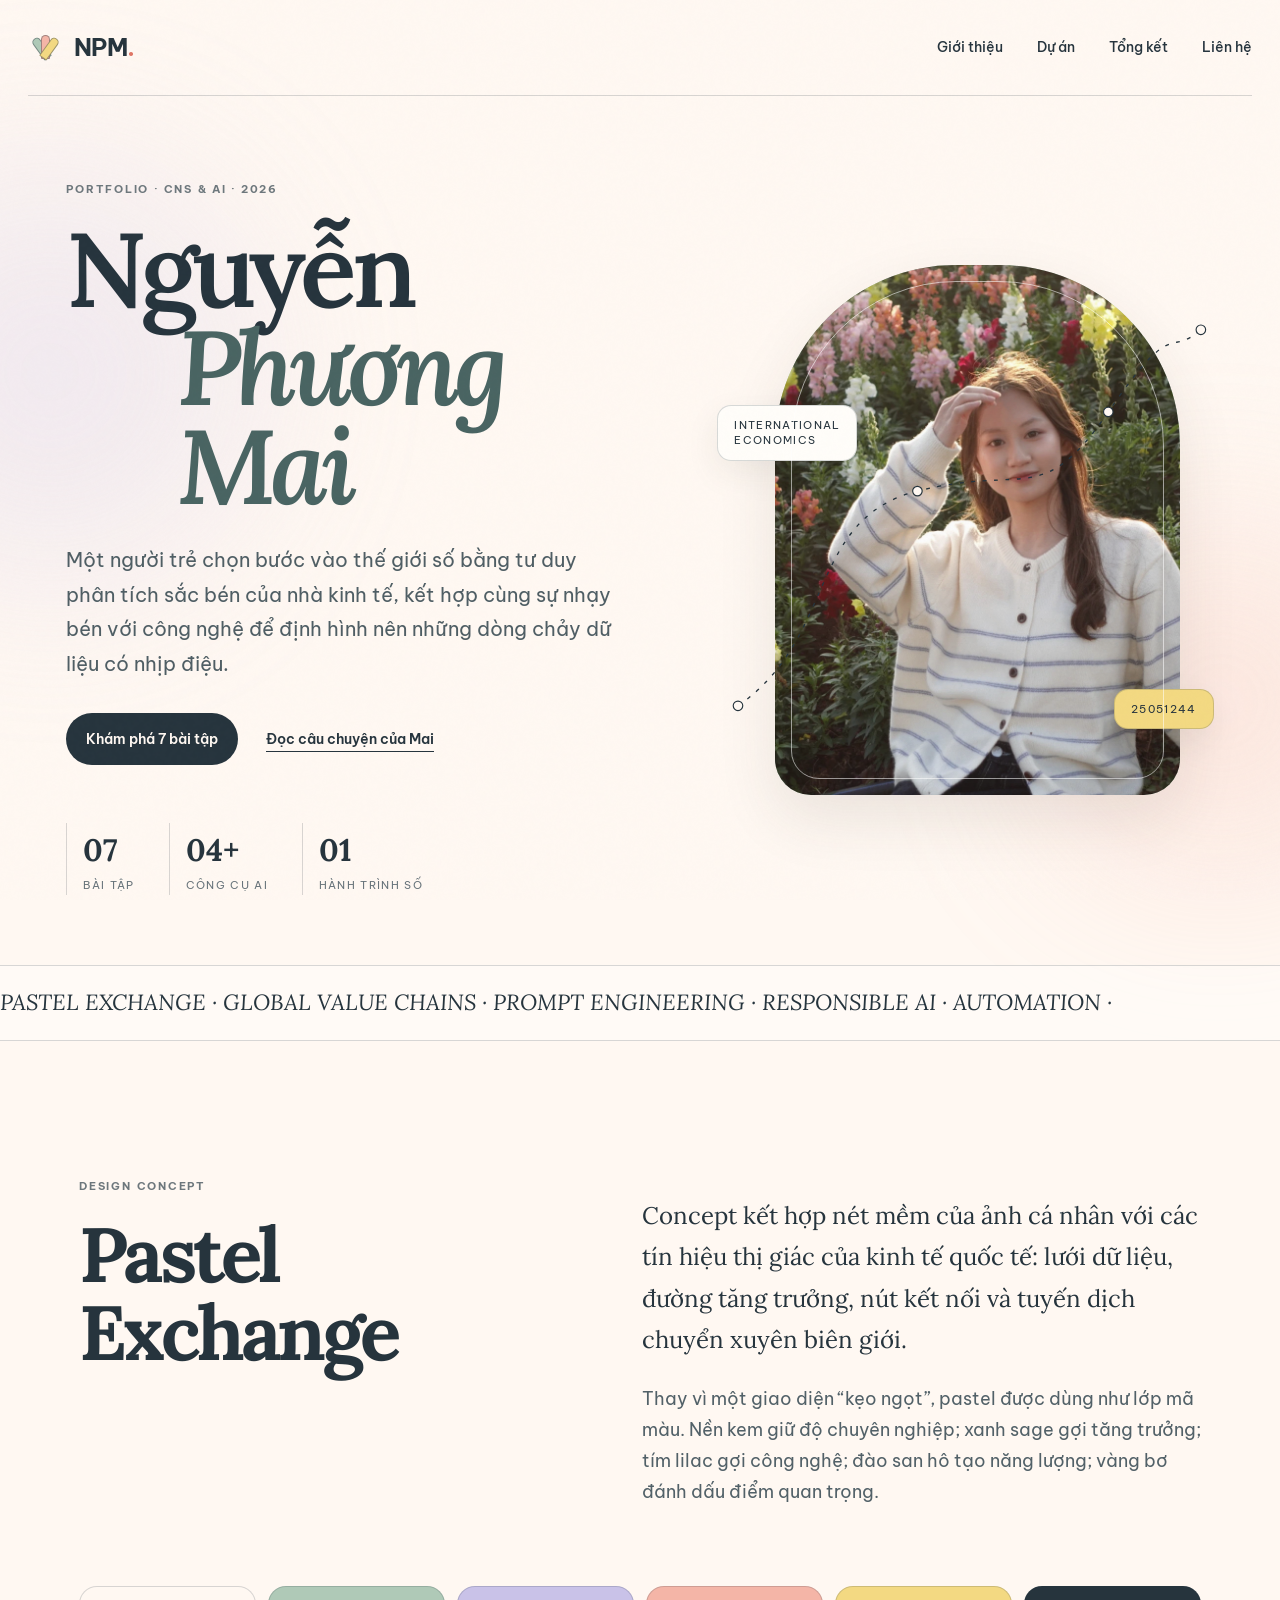
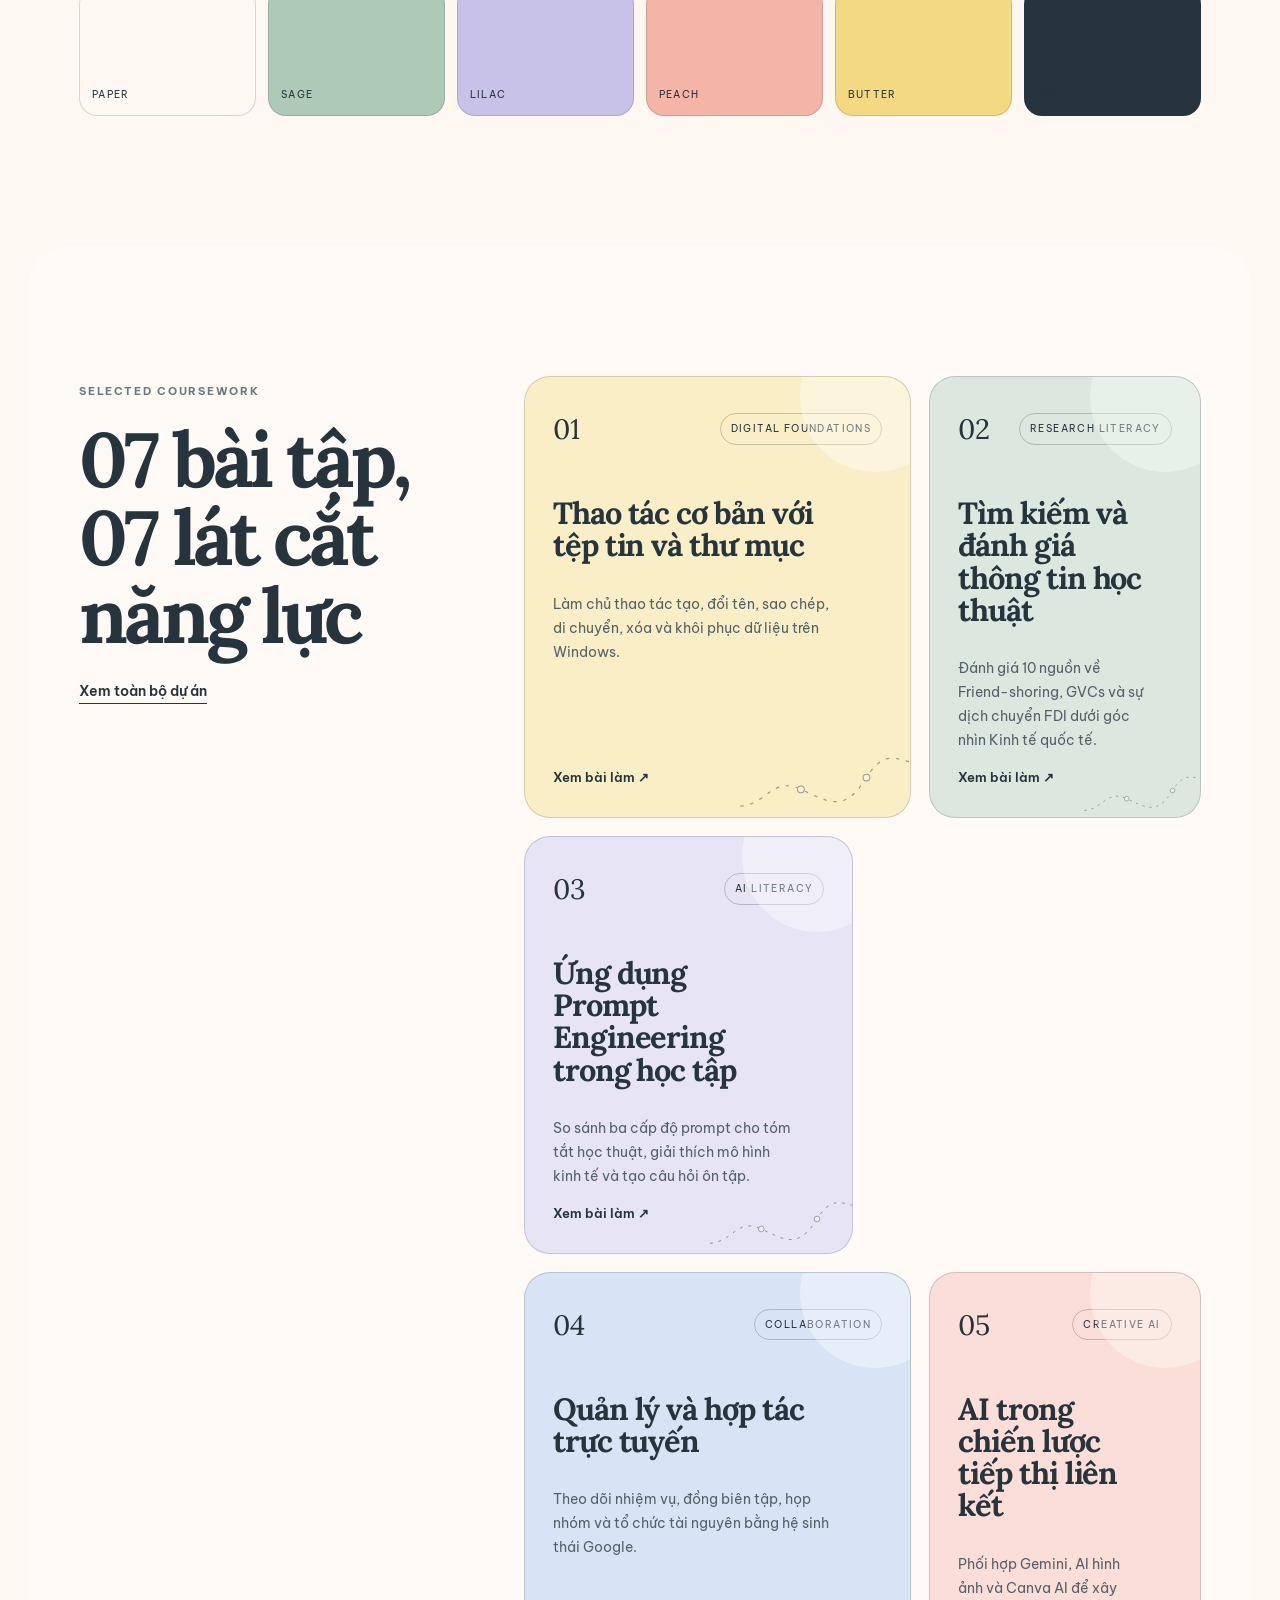
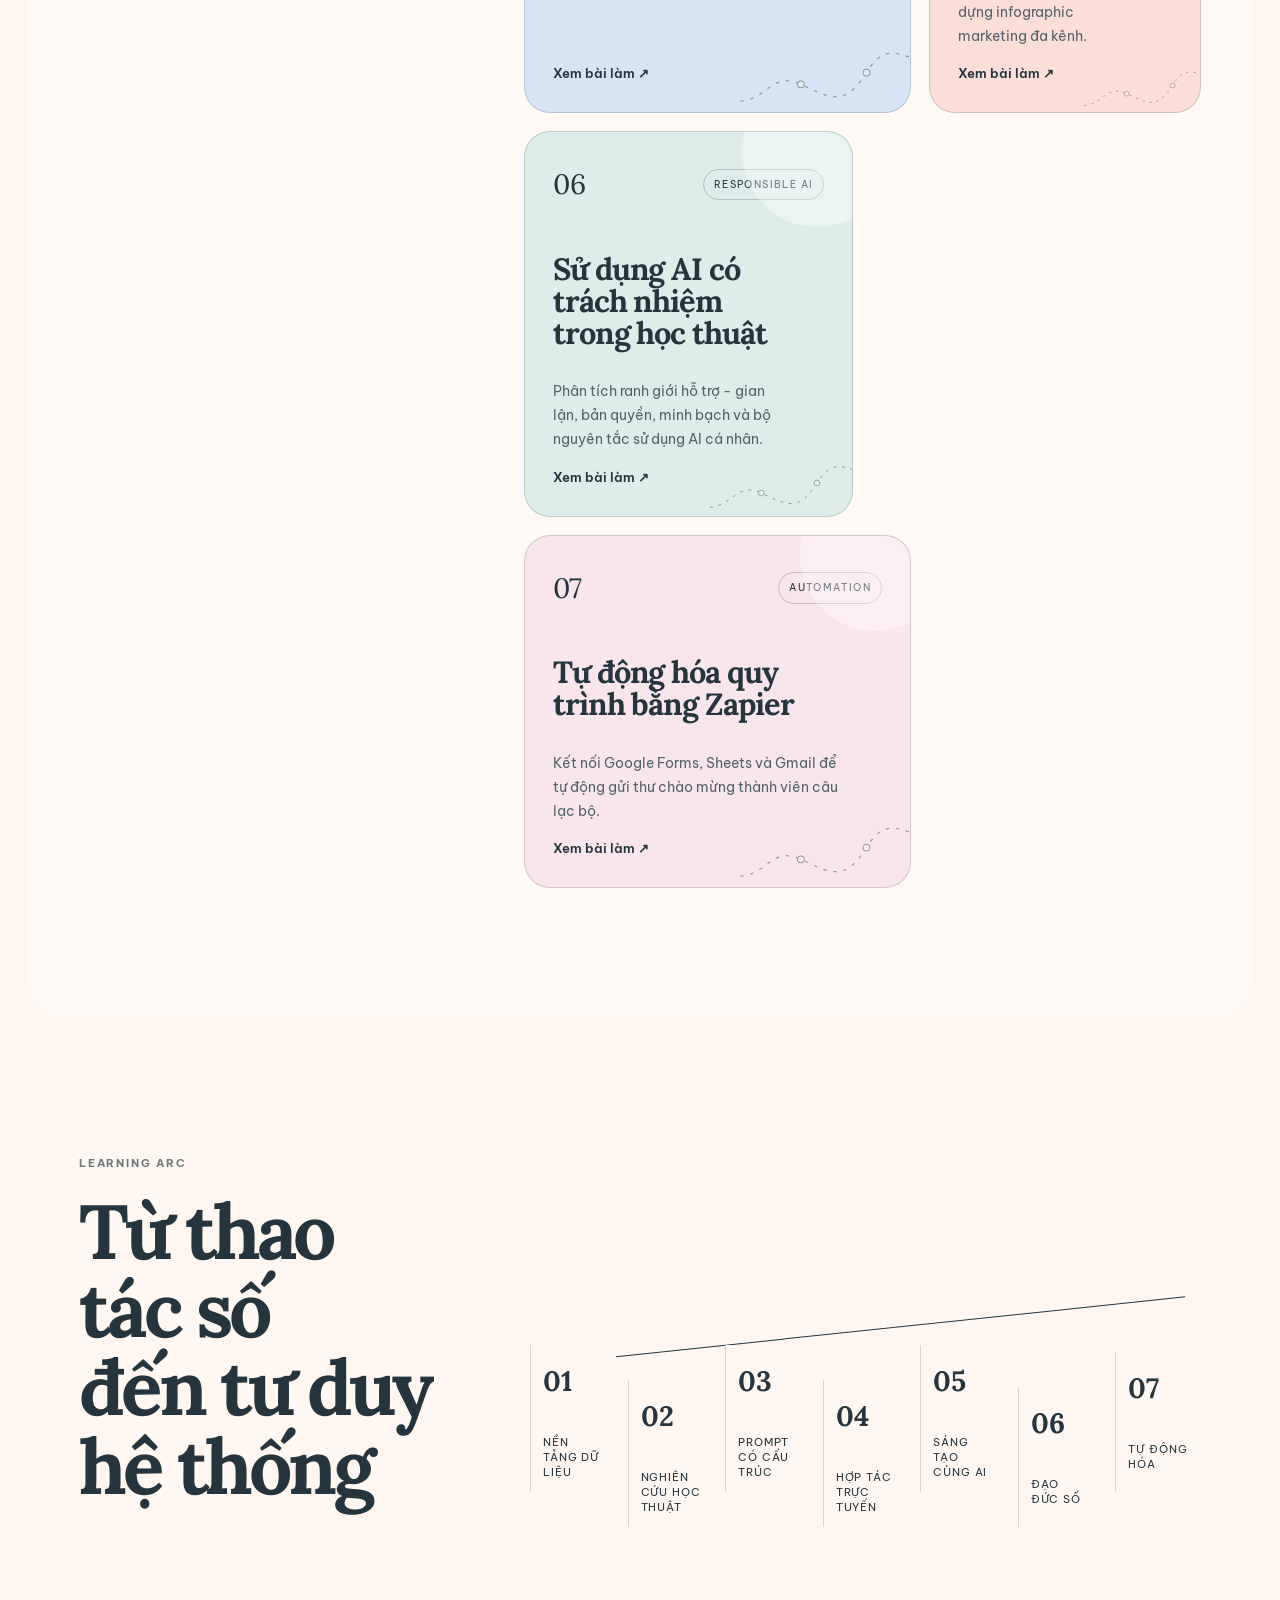
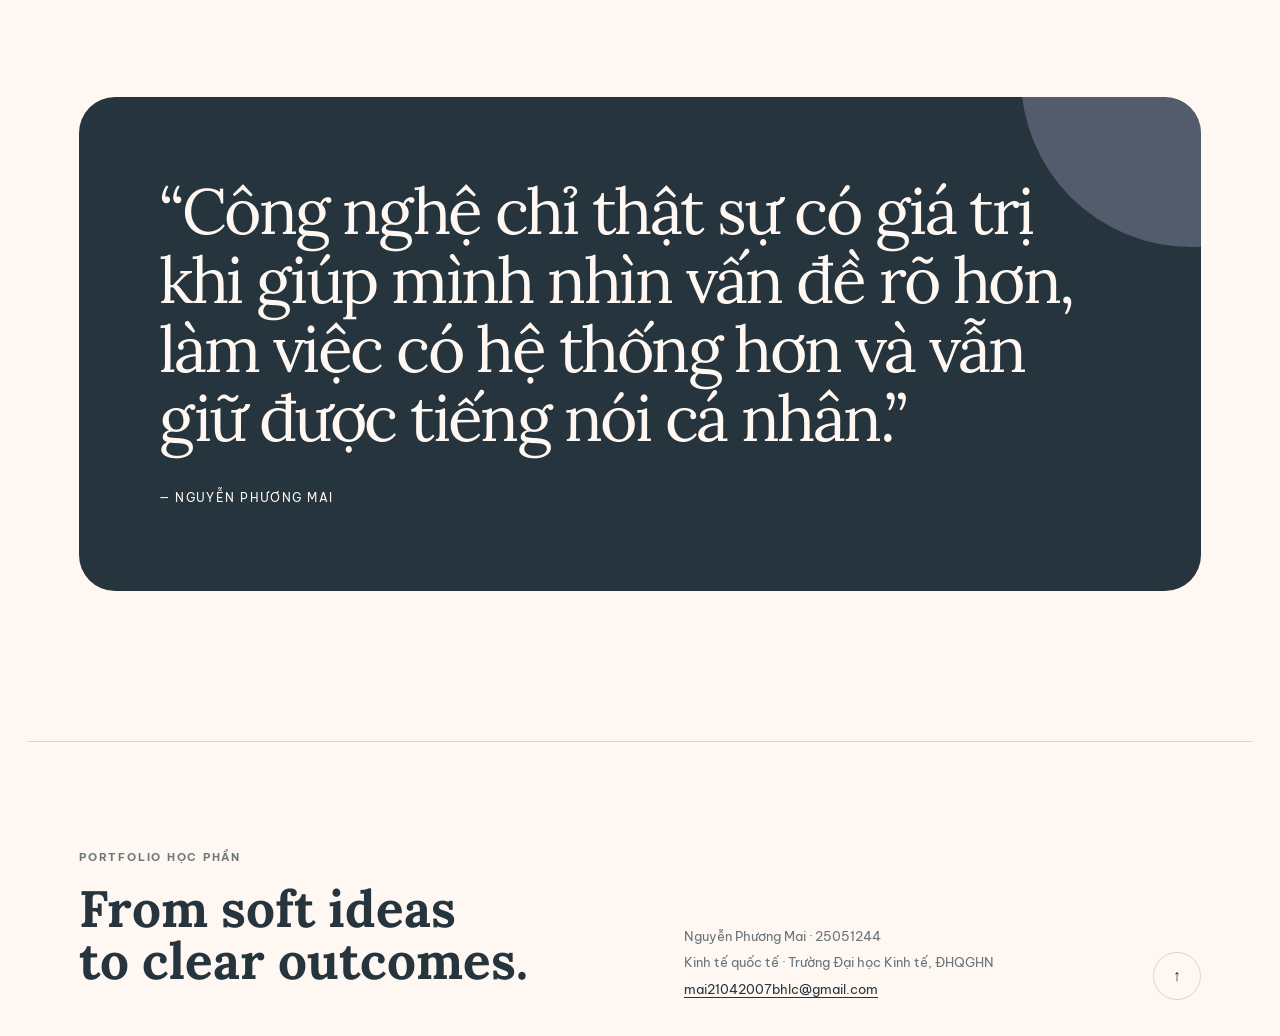
<file: index.html>
<!doctype html>
<html lang="vi">
<head>
  <meta charset="utf-8">
  <meta name="viewport" content="width=device-width, initial-scale=1">
  <meta name="description" content="Portfolio học phần Nhập môn Công nghệ số và Trí tuệ nhân tạo của Nguyễn Phương Mai.">
  <meta name="theme-color" content="#fff8f2">
  <title>Trang chủ · Nguyễn Phương Mai · Portfolio CNS & AI</title>
  <link rel="stylesheet" href="assets/css/style.css">
  <script defer src="assets/js/main.js"></script>
</head>
<body id="top">
  <a class="skip-link" href="#main">Bỏ qua điều hướng</a>
  <div class="grain" aria-hidden="true"></div>
  <div class="ambient ambient-a" aria-hidden="true"></div><div class="ambient ambient-b" aria-hidden="true"></div>
  <div class="page-shell">
    
<nav class="site-nav" aria-label="Điều hướng chính">
  <a class="brand" href="index.html" aria-label="Trang chủ Nguyễn Phương Mai">
    <span class="brand-mark" aria-hidden="true"><span></span><span></span><span></span></span>
    <span>NPM<span class="brand-dot">.</span></span>
  </a>
  <button class="nav-toggle" aria-expanded="false" aria-controls="nav-links"><span></span><span></span></button>
  <div class="nav-links" id="nav-links">
    <a href="about.html">Giới thiệu</a>
    <a href="projects.html">Dự án</a>
    <a href="reflection.html">Tổng kết</a>
    <a href="contact.html">Liên hệ</a>
  </div>
</nav>
    <main id="main">
<section class="hero home-hero">
  <div class="hero-copy reveal">
    <span class="eyebrow">Portfolio · CNS & AI · 2026</span>
    <h1><span>Nguyễn</span><span>Phương Mai</span></h1>
    <p class="hero-lead">Một người trẻ chọn bước vào thế giới số bằng tư duy phân tích sắc bén của nhà kinh tế, kết hợp cùng sự nhạy bén với công nghệ để định hình nên những dòng chảy dữ liệu có nhịp điệu.</p>
    <div class="hero-actions"><a class="btn btn-primary" href="projects.html">Khám phá 7 bài tập</a><a class="text-link" href="about.html">Đọc câu chuyện của Mai</a></div>
    <div class="hero-stats"><div><b>07</b><span>bài tập</span></div><div><b>04+</b><span>công cụ AI</span></div><div><b>01</b><span>hành trình số</span></div></div>
  </div>
  <div class="hero-visual reveal">
    <div class="photo-frame"><img src="assets/images/profile/nguyen-phuong-mai.webp" alt="Nguyễn Phương Mai chụp ảnh trong vườn hoa"></div>
    <span class="photo-note note-a">international<br>economics</span><span class="photo-note note-b">25051244</span>
    <svg class="route-map" viewBox="0 0 520 530" aria-hidden="true"><path d="M22 444 C126 372 94 248 210 219 S340 238 410 136 S472 80 507 50"/><circle cx="22" cy="444" r="5"/><circle cx="210" cy="219" r="5"/><circle cx="410" cy="136" r="5"/><circle cx="507" cy="50" r="5"/></svg>
  </div>
</section>
<div class="ticker" aria-hidden="true"><div>PASTEL EXCHANGE · GLOBAL VALUE CHAINS · PROMPT ENGINEERING · RESPONSIBLE AI · AUTOMATION · </div></div>
<section class="intro-grid section-pad">
  <div class="section-heading reveal"><span class="eyebrow">Design concept</span><h2>Pastel Exchange</h2></div>
  <div class="intro-copy reveal"><p>Concept kết hợp nét mềm của ảnh cá nhân với các tín hiệu thị giác của kinh tế quốc tế: lưới dữ liệu, đường tăng trưởng, nút kết nối và tuyến dịch chuyển xuyên biên giới.</p><p>Thay vì một giao diện “kẹo ngọt”, pastel được dùng như lớp mã màu. Nền kem giữ độ chuyên nghiệp; xanh sage gợi tăng trưởng; tím lilac gợi công nghệ; đào san hô tạo năng lượng; vàng bơ đánh dấu điểm quan trọng.</p></div>
  <div class="palette reveal" aria-label="Bảng màu chủ đạo"><span style="--sw:#FFF8F2">paper</span><span style="--sw:#AFC9B7">sage</span><span style="--sw:#C9C2E8">lilac</span><span style="--sw:#F4B5A7">peach</span><span style="--sw:#F3D982">butter</span><span style="--sw:#26343D">ink</span></div>
</section>
<section class="projects-preview section-pad">
  <div class="section-heading reveal"><span class="eyebrow">Selected coursework</span><h2>07 bài tập,<br>07 lát cắt năng lực</h2><a class="text-link" href="projects.html">Xem toàn bộ dự án</a></div>
  <div class="project-grid"><article class="project-card project-card-1" style="--card-accent:#F3D982">
          <a href="projects/week-1.html" aria-label="Xem chi tiết Bài 1: Thao tác cơ bản với tệp tin và thư mục">
            <div class="project-card-top"><span class="project-no">01</span><span class="project-tag">Digital foundations</span></div>
            <h3>Thao tác cơ bản với tệp tin và thư mục</h3><p>Làm chủ thao tác tạo, đổi tên, sao chép, di chuyển, xóa và khôi phục dữ liệu trên Windows.</p>
            <span class="project-link">Xem bài làm <span aria-hidden="true">↗</span></span>
            <svg class="card-graph" viewBox="0 0 220 80" aria-hidden="true"><path d="M4 62 C36 60 42 26 76 42 S128 70 154 28 S198 16 216 8"/><circle cx="76" cy="42" r="4"/><circle cx="154" cy="28" r="4"/><circle cx="216" cy="8" r="4"/></svg>
          </a></article>
<article class="project-card project-card-2" style="--card-accent:#AFC9B7">
          <a href="projects/week-2.html" aria-label="Xem chi tiết Bài 2: Tìm kiếm và đánh giá thông tin học thuật">
            <div class="project-card-top"><span class="project-no">02</span><span class="project-tag">Research literacy</span></div>
            <h3>Tìm kiếm và đánh giá thông tin học thuật</h3><p>Đánh giá 10 nguồn về Friend-shoring, GVCs và sự dịch chuyển FDI dưới góc nhìn Kinh tế quốc tế.</p>
            <span class="project-link">Xem bài làm <span aria-hidden="true">↗</span></span>
            <svg class="card-graph" viewBox="0 0 220 80" aria-hidden="true"><path d="M4 62 C36 60 42 26 76 42 S128 70 154 28 S198 16 216 8"/><circle cx="76" cy="42" r="4"/><circle cx="154" cy="28" r="4"/><circle cx="216" cy="8" r="4"/></svg>
          </a></article>
<article class="project-card project-card-3" style="--card-accent:#C9C2E8">
          <a href="projects/week-3.html" aria-label="Xem chi tiết Bài 3: Ứng dụng Prompt Engineering trong học tập">
            <div class="project-card-top"><span class="project-no">03</span><span class="project-tag">AI literacy</span></div>
            <h3>Ứng dụng Prompt Engineering trong học tập</h3><p>So sánh ba cấp độ prompt cho tóm tắt học thuật, giải thích mô hình kinh tế và tạo câu hỏi ôn tập.</p>
            <span class="project-link">Xem bài làm <span aria-hidden="true">↗</span></span>
            <svg class="card-graph" viewBox="0 0 220 80" aria-hidden="true"><path d="M4 62 C36 60 42 26 76 42 S128 70 154 28 S198 16 216 8"/><circle cx="76" cy="42" r="4"/><circle cx="154" cy="28" r="4"/><circle cx="216" cy="8" r="4"/></svg>
          </a></article>
<article class="project-card project-card-4" style="--card-accent:#A9C4E8">
          <a href="projects/week-4.html" aria-label="Xem chi tiết Bài 4: Quản lý và hợp tác trực tuyến">
            <div class="project-card-top"><span class="project-no">04</span><span class="project-tag">Collaboration</span></div>
            <h3>Quản lý và hợp tác trực tuyến</h3><p>Theo dõi nhiệm vụ, đồng biên tập, họp nhóm và tổ chức tài nguyên bằng hệ sinh thái Google.</p>
            <span class="project-link">Xem bài làm <span aria-hidden="true">↗</span></span>
            <svg class="card-graph" viewBox="0 0 220 80" aria-hidden="true"><path d="M4 62 C36 60 42 26 76 42 S128 70 154 28 S198 16 216 8"/><circle cx="76" cy="42" r="4"/><circle cx="154" cy="28" r="4"/><circle cx="216" cy="8" r="4"/></svg>
          </a></article>
<article class="project-card project-card-5" style="--card-accent:#F4B5A7">
          <a href="projects/week-5.html" aria-label="Xem chi tiết Bài 5: AI trong chiến lược tiếp thị liên kết">
            <div class="project-card-top"><span class="project-no">05</span><span class="project-tag">Creative AI</span></div>
            <h3>AI trong chiến lược tiếp thị liên kết</h3><p>Phối hợp Gemini, AI hình ảnh và Canva AI để xây dựng infographic marketing đa kênh.</p>
            <span class="project-link">Xem bài làm <span aria-hidden="true">↗</span></span>
            <svg class="card-graph" viewBox="0 0 220 80" aria-hidden="true"><path d="M4 62 C36 60 42 26 76 42 S128 70 154 28 S198 16 216 8"/><circle cx="76" cy="42" r="4"/><circle cx="154" cy="28" r="4"/><circle cx="216" cy="8" r="4"/></svg>
          </a></article>
<article class="project-card project-card-6" style="--card-accent:#B8D8D1">
          <a href="projects/week-6.html" aria-label="Xem chi tiết Bài 6: Sử dụng AI có trách nhiệm trong học thuật">
            <div class="project-card-top"><span class="project-no">06</span><span class="project-tag">Responsible AI</span></div>
            <h3>Sử dụng AI có trách nhiệm trong học thuật</h3><p>Phân tích ranh giới hỗ trợ - gian lận, bản quyền, minh bạch và bộ nguyên tắc sử dụng AI cá nhân.</p>
            <span class="project-link">Xem bài làm <span aria-hidden="true">↗</span></span>
            <svg class="card-graph" viewBox="0 0 220 80" aria-hidden="true"><path d="M4 62 C36 60 42 26 76 42 S128 70 154 28 S198 16 216 8"/><circle cx="76" cy="42" r="4"/><circle cx="154" cy="28" r="4"/><circle cx="216" cy="8" r="4"/></svg>
          </a></article>
<article class="project-card project-card-7" style="--card-accent:#F2C7D8">
          <a href="projects/week-7.html" aria-label="Xem chi tiết Bài 7: Tự động hóa quy trình bằng Zapier">
            <div class="project-card-top"><span class="project-no">07</span><span class="project-tag">Automation</span></div>
            <h3>Tự động hóa quy trình bằng Zapier</h3><p>Kết nối Google Forms, Sheets và Gmail để tự động gửi thư chào mừng thành viên câu lạc bộ.</p>
            <span class="project-link">Xem bài làm <span aria-hidden="true">↗</span></span>
            <svg class="card-graph" viewBox="0 0 220 80" aria-hidden="true"><path d="M4 62 C36 60 42 26 76 42 S128 70 154 28 S198 16 216 8"/><circle cx="76" cy="42" r="4"/><circle cx="154" cy="28" r="4"/><circle cx="216" cy="8" r="4"/></svg>
          </a></article></div>
</section>
<section class="learning-arc section-pad">
  <div class="section-heading reveal"><span class="eyebrow">Learning arc</span><h2>Từ thao tác số<br>đến tư duy hệ thống</h2></div>
  <div class="arc-track reveal">
    <div class="arc-line"></div>
    <div class="arc-item"><b>01</b><span>Nền tảng dữ liệu</span></div><div class="arc-item"><b>02</b><span>Nghiên cứu học thuật</span></div><div class="arc-item"><b>03</b><span>Prompt có cấu trúc</span></div><div class="arc-item"><b>04</b><span>Hợp tác trực tuyến</span></div><div class="arc-item"><b>05</b><span>Sáng tạo cùng AI</span></div><div class="arc-item"><b>06</b><span>Đạo đức số</span></div><div class="arc-item"><b>07</b><span>Tự động hóa</span></div>
  </div>
</section>
<section class="quote-block reveal"><blockquote>“Công nghệ chỉ thật sự có giá trị khi giúp mình nhìn vấn đề rõ hơn, làm việc có hệ thống hơn và vẫn giữ được tiếng nói cá nhân.”</blockquote><span>— Nguyễn Phương Mai</span></section>
</main>
    
<footer class="site-footer">
  <div><span class="eyebrow">Portfolio học phần</span><h2>From soft ideas<br>to clear outcomes.</h2></div>
  <div class="footer-meta"><p>Nguyễn Phương Mai · 25051244</p><p>Kinh tế quốc tế · Trường Đại học Kinh tế, ĐHQGHN</p><a href="mailto:mai21042007bhlc@gmail.com">mai21042007bhlc@gmail.com</a></div>
  <a class="back-top" href="#top" aria-label="Lên đầu trang">↑</a>
</footer>
  </div>
  <dialog class="lightbox" aria-label="Xem ảnh minh chứng"><button class="lightbox-close" aria-label="Đóng">×</button><img alt=""><p></p></dialog>
</body>
</html>
</file>
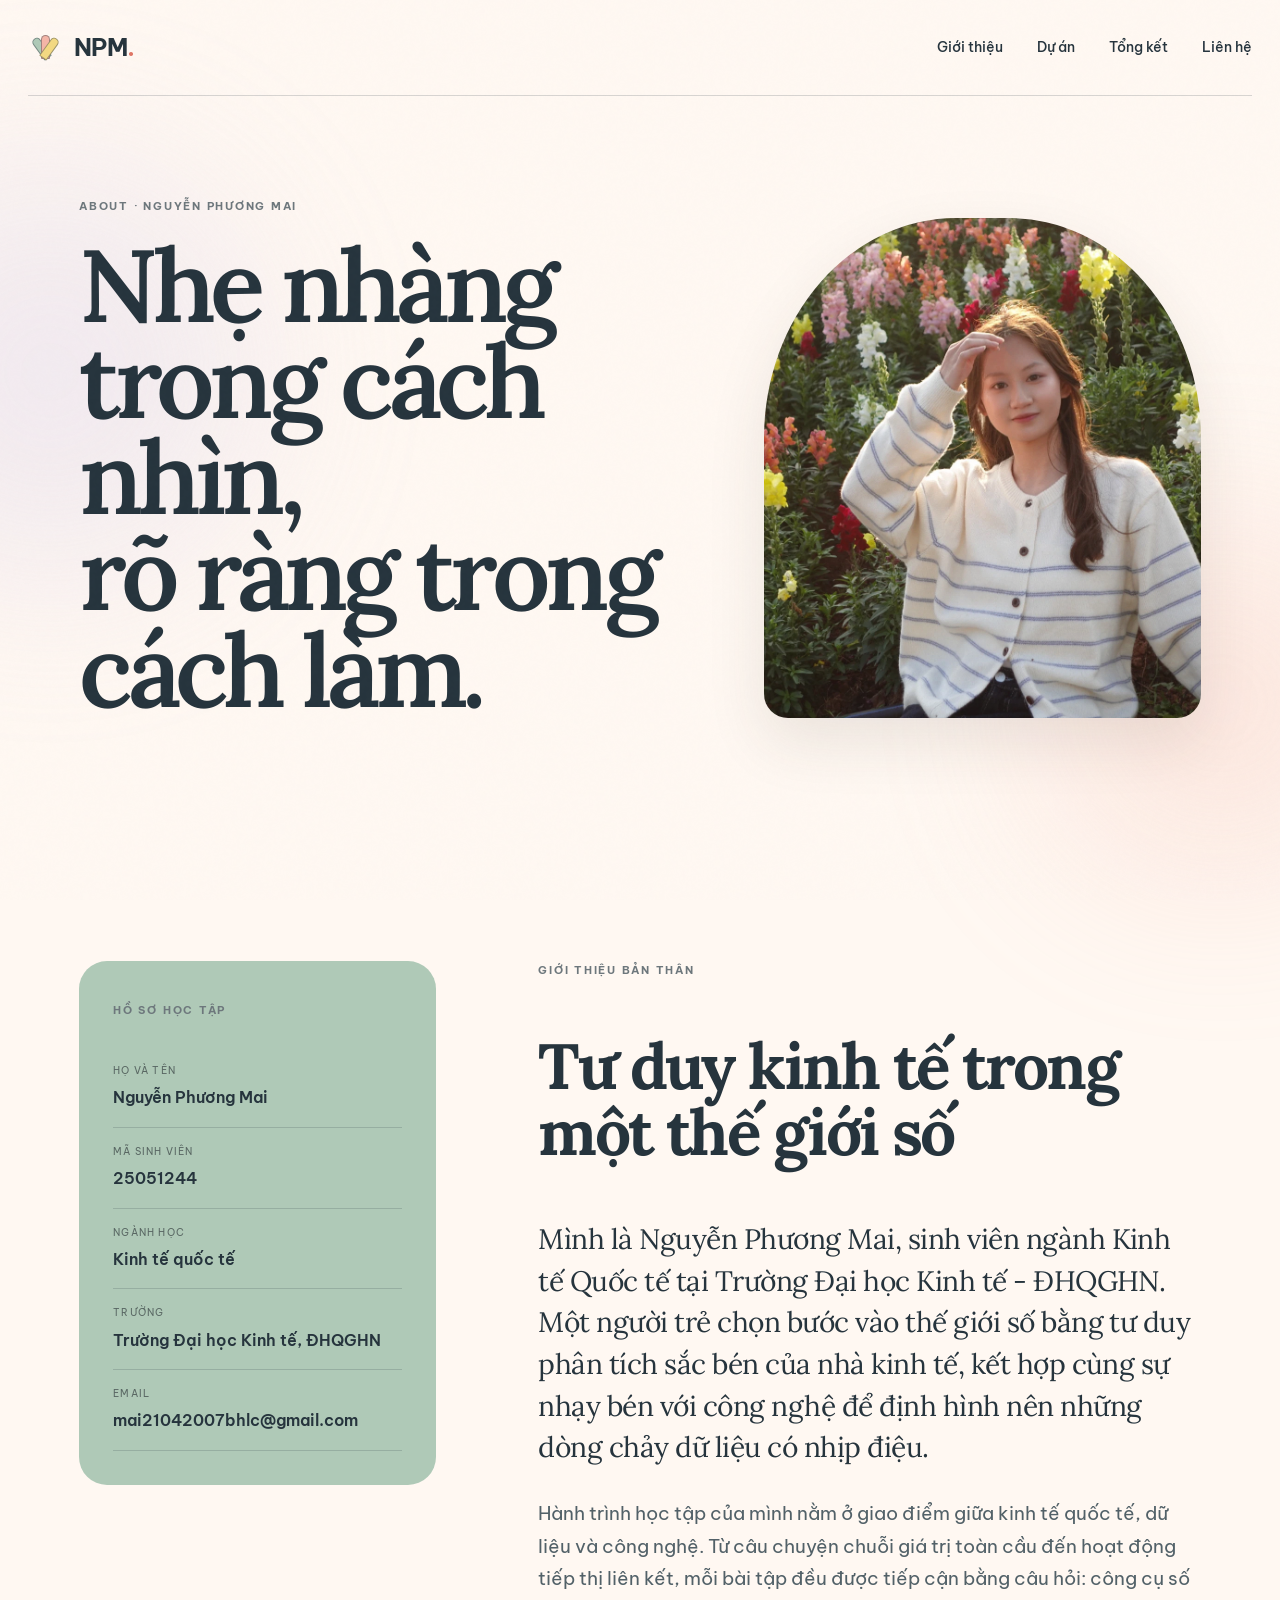
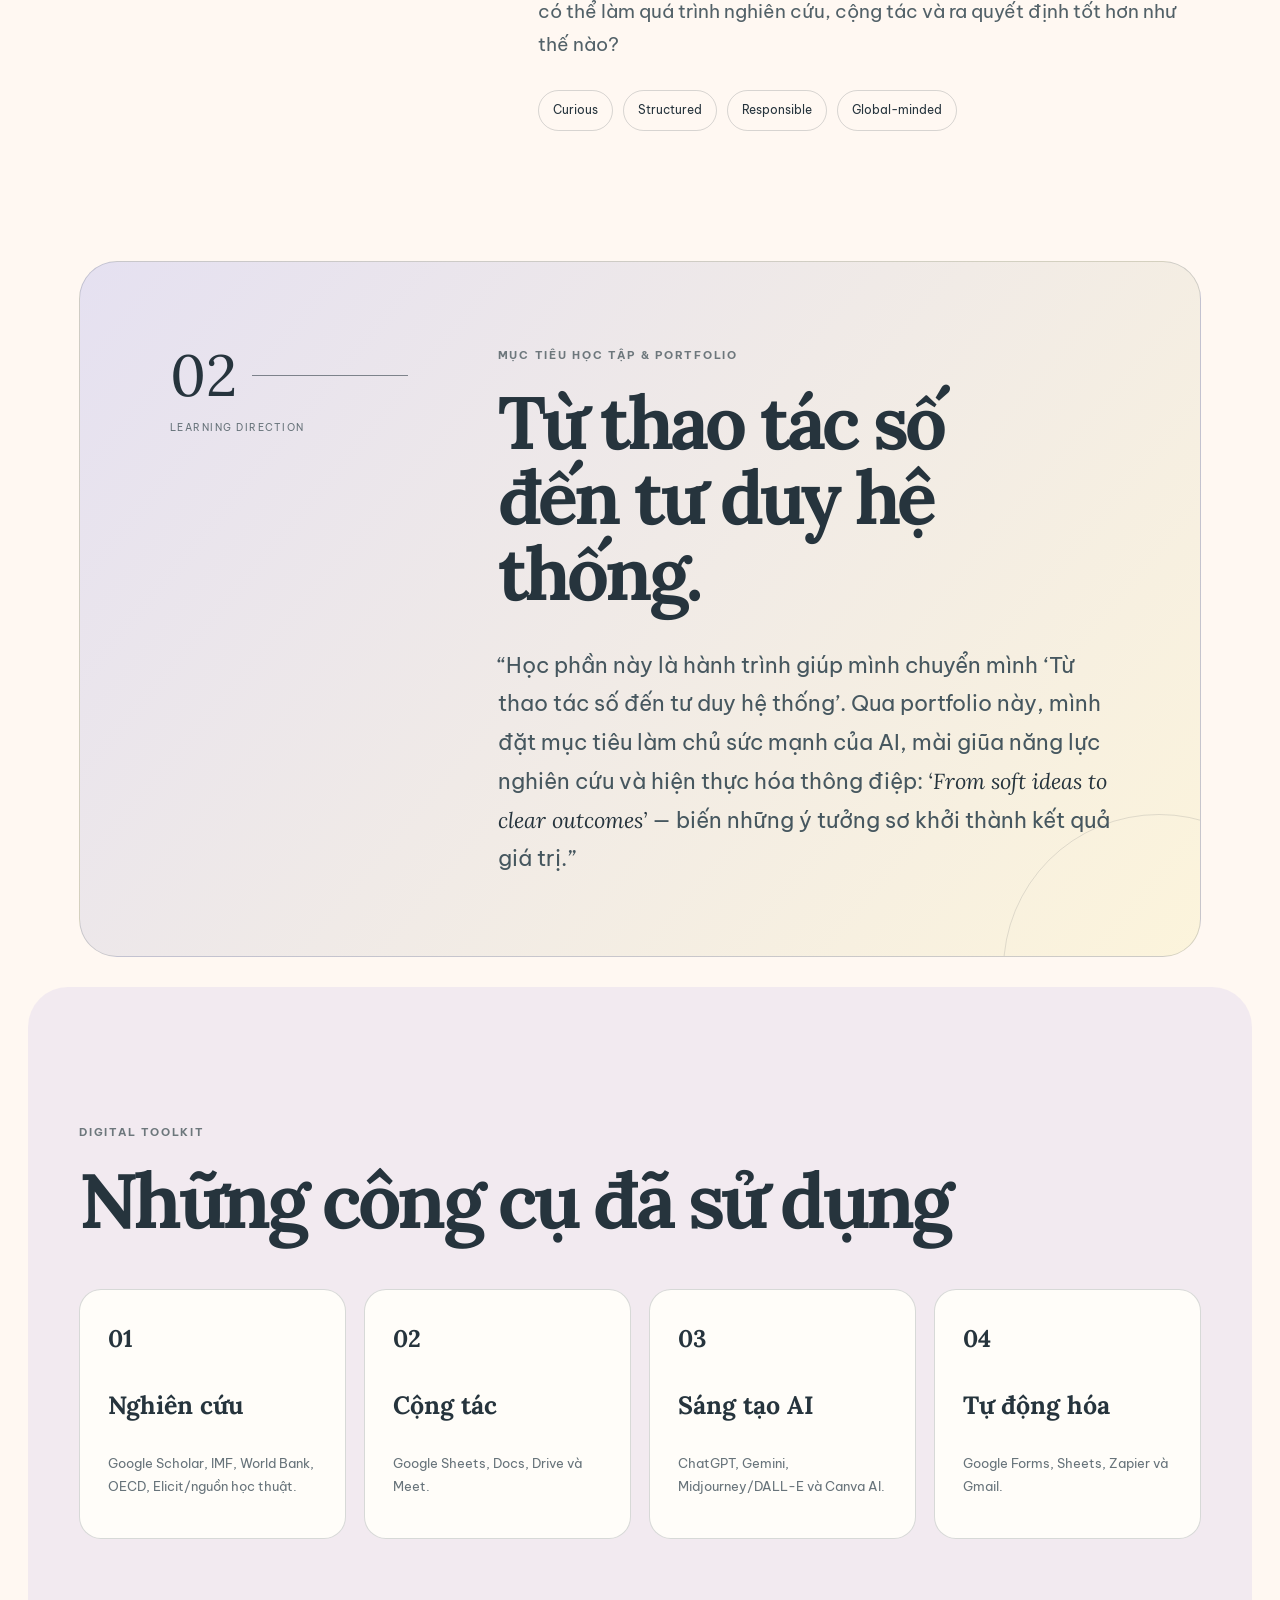
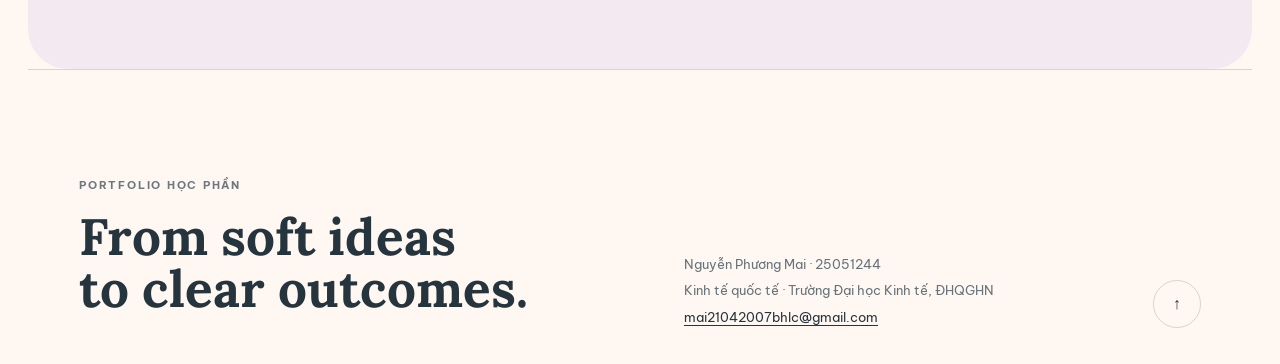
<file: about.html>
<!doctype html>
<html lang="vi">
<head>
  <meta charset="utf-8">
  <meta name="viewport" content="width=device-width, initial-scale=1">
  <meta name="description" content="Portfolio học phần Nhập môn Công nghệ số và Trí tuệ nhân tạo của Nguyễn Phương Mai.">
  <meta name="theme-color" content="#fff8f2">
  <title>Giới thiệu · Nguyễn Phương Mai · Portfolio CNS & AI</title>
  <link rel="stylesheet" href="assets/css/style.css">
  <script defer src="assets/js/main.js"></script>
</head>
<body id="top">
  <a class="skip-link" href="#main">Bỏ qua điều hướng</a>
  <div class="grain" aria-hidden="true"></div>
  <div class="ambient ambient-a" aria-hidden="true"></div><div class="ambient ambient-b" aria-hidden="true"></div>
  <div class="page-shell">
    
<nav class="site-nav" aria-label="Điều hướng chính">
  <a class="brand" href="index.html" aria-label="Trang chủ Nguyễn Phương Mai">
    <span class="brand-mark" aria-hidden="true"><span></span><span></span><span></span></span>
    <span>NPM<span class="brand-dot">.</span></span>
  </a>
  <button class="nav-toggle" aria-expanded="false" aria-controls="nav-links"><span></span><span></span></button>
  <div class="nav-links" id="nav-links">
    <a href="about.html">Giới thiệu</a>
    <a href="projects.html">Dự án</a>
    <a href="reflection.html">Tổng kết</a>
    <a href="contact.html">Liên hệ</a>
  </div>
</nav>
    <main id="main">
<section class="inner-hero about-hero">
  <div class="reveal"><span class="eyebrow">About · Nguyễn Phương Mai</span><h1>Nhẹ nhàng trong cách nhìn,<br>rõ ràng trong cách làm.</h1></div>
  <div class="about-photo reveal"><img src="assets/images/profile/nguyen-phuong-mai.webp" alt="Chân dung Nguyễn Phương Mai giữa vườn hoa"></div>
</section>
<section class="about-details section-pad">
  <div class="profile-card reveal"><span class="eyebrow">Hồ sơ học tập</span><dl><div><dt>Họ và tên</dt><dd>Nguyễn Phương Mai</dd></div><div><dt>Mã sinh viên</dt><dd>25051244</dd></div><div><dt>Ngành học</dt><dd>Kinh tế quốc tế</dd></div><div><dt>Trường</dt><dd>Trường Đại học Kinh tế, ĐHQGHN</dd></div><div><dt>Email</dt><dd><a href="mailto:mai21042007bhlc@gmail.com">mai21042007bhlc@gmail.com</a></dd></div></dl></div>
  <div class="about-narrative reveal">
    <span class="eyebrow">Giới thiệu bản thân</span>
    <h2>Tư duy kinh tế trong một thế giới số</h2>
    <p class="about-lead">Mình là Nguyễn Phương Mai, sinh viên ngành Kinh tế Quốc tế tại Trường Đại học Kinh tế - ĐHQGHN. Một người trẻ chọn bước vào thế giới số bằng tư duy phân tích sắc bén của nhà kinh tế, kết hợp cùng sự nhạy bén với công nghệ để định hình nên những dòng chảy dữ liệu có nhịp điệu.</p>
    <p>Hành trình học tập của mình nằm ở giao điểm giữa kinh tế quốc tế, dữ liệu và công nghệ. Từ câu chuyện chuỗi giá trị toàn cầu đến hoạt động tiếp thị liên kết, mỗi bài tập đều được tiếp cận bằng câu hỏi: công cụ số có thể làm quá trình nghiên cứu, cộng tác và ra quyết định tốt hơn như thế nào?</p>
    <div class="value-chips"><span>Curious</span><span>Structured</span><span>Responsible</span><span>Global-minded</span></div>
  </div>
</section>
<section class="goal-statement section-pad reveal" aria-labelledby="learning-goal-title">
  <div class="goal-index" aria-hidden="true"><span>02</span><i></i><small>Learning direction</small></div>
  <div class="goal-copy">
    <span class="eyebrow">Mục tiêu học tập &amp; Portfolio</span>
    <h2 id="learning-goal-title">Từ thao tác số<br>đến tư duy hệ thống.</h2>
    <blockquote>“Học phần này là hành trình giúp mình chuyển mình ‘Từ thao tác số đến tư duy hệ thống’. Qua portfolio này, mình đặt mục tiêu làm chủ sức mạnh của AI, mài giũa năng lực nghiên cứu và hiện thực hóa thông điệp: <em>‘From soft ideas to clear outcomes’</em> — biến những ý tưởng sơ khởi thành kết quả giá trị.”</blockquote>
  </div>
</section>
<section class="toolkit section-pad"><div class="section-heading reveal"><span class="eyebrow">Digital toolkit</span><h2>Những công cụ đã sử dụng</h2></div><div class="tool-grid reveal"><div><b>01</b><h3>Nghiên cứu</h3><p>Google Scholar, IMF, World Bank, OECD, Elicit/nguồn học thuật.</p></div><div><b>02</b><h3>Cộng tác</h3><p>Google Sheets, Docs, Drive và Meet.</p></div><div><b>03</b><h3>Sáng tạo AI</h3><p>ChatGPT, Gemini, Midjourney/DALL-E và Canva AI.</p></div><div><b>04</b><h3>Tự động hóa</h3><p>Google Forms, Sheets, Zapier và Gmail.</p></div></div></section>
</main>
    
<footer class="site-footer">
  <div><span class="eyebrow">Portfolio học phần</span><h2>From soft ideas<br>to clear outcomes.</h2></div>
  <div class="footer-meta"><p>Nguyễn Phương Mai · 25051244</p><p>Kinh tế quốc tế · Trường Đại học Kinh tế, ĐHQGHN</p><a href="mailto:mai21042007bhlc@gmail.com">mai21042007bhlc@gmail.com</a></div>
  <a class="back-top" href="#top" aria-label="Lên đầu trang">↑</a>
</footer>
  </div>
  <dialog class="lightbox" aria-label="Xem ảnh minh chứng"><button class="lightbox-close" aria-label="Đóng">×</button><img alt=""><p></p></dialog>
</body>
</html>
</file>
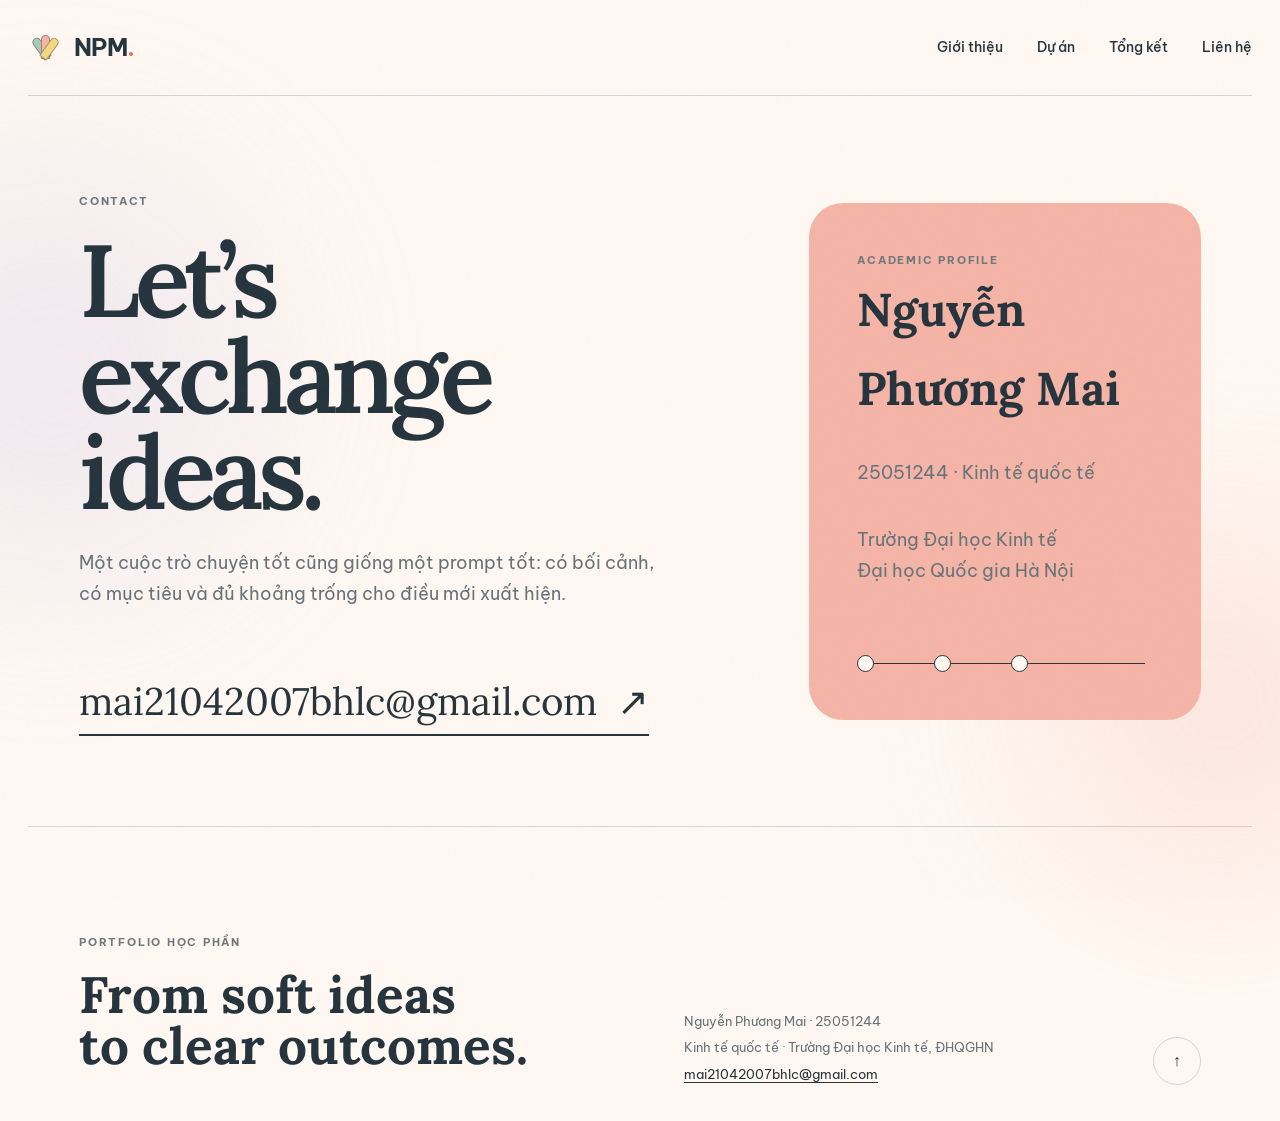
<file: contact.html>
<!doctype html>
<html lang="vi">
<head>
  <meta charset="utf-8">
  <meta name="viewport" content="width=device-width, initial-scale=1">
  <meta name="description" content="Portfolio học phần Nhập môn Công nghệ số và Trí tuệ nhân tạo của Nguyễn Phương Mai.">
  <meta name="theme-color" content="#fff8f2">
  <title>Liên hệ · Nguyễn Phương Mai · Portfolio CNS & AI</title>
  <link rel="stylesheet" href="assets/css/style.css">
  <script defer src="assets/js/main.js"></script>
</head>
<body id="top">
  <a class="skip-link" href="#main">Bỏ qua điều hướng</a>
  <div class="grain" aria-hidden="true"></div>
  <div class="ambient ambient-a" aria-hidden="true"></div><div class="ambient ambient-b" aria-hidden="true"></div>
  <div class="page-shell">
    
<nav class="site-nav" aria-label="Điều hướng chính">
  <a class="brand" href="index.html" aria-label="Trang chủ Nguyễn Phương Mai">
    <span class="brand-mark" aria-hidden="true"><span></span><span></span><span></span></span>
    <span>NPM<span class="brand-dot">.</span></span>
  </a>
  <button class="nav-toggle" aria-expanded="false" aria-controls="nav-links"><span></span><span></span></button>
  <div class="nav-links" id="nav-links">
    <a href="about.html">Giới thiệu</a>
    <a href="projects.html">Dự án</a>
    <a href="reflection.html">Tổng kết</a>
    <a href="contact.html">Liên hệ</a>
  </div>
</nav>
    <main id="main">
<section class="contact-hero"><div class="reveal"><span class="eyebrow">Contact</span><h1>Let’s exchange<br>ideas.</h1><p>Một cuộc trò chuyện tốt cũng giống một prompt tốt: có bối cảnh, có mục tiêu và đủ khoảng trống cho điều mới xuất hiện.</p><a class="email-display" href="mailto:mai21042007bhlc@gmail.com">mai21042007bhlc@gmail.com <span>↗</span></a></div><div class="contact-card reveal"><span class="eyebrow">Academic profile</span><h2>Nguyễn Phương Mai</h2><p>25051244 · Kinh tế quốc tế</p><p>Trường Đại học Kinh tế<br>Đại học Quốc gia Hà Nội</p><div class="contact-route"><i></i><i></i><i></i></div></div></section>
</main>
    
<footer class="site-footer">
  <div><span class="eyebrow">Portfolio học phần</span><h2>From soft ideas<br>to clear outcomes.</h2></div>
  <div class="footer-meta"><p>Nguyễn Phương Mai · 25051244</p><p>Kinh tế quốc tế · Trường Đại học Kinh tế, ĐHQGHN</p><a href="mailto:mai21042007bhlc@gmail.com">mai21042007bhlc@gmail.com</a></div>
  <a class="back-top" href="#top" aria-label="Lên đầu trang">↑</a>
</footer>
  </div>
  <dialog class="lightbox" aria-label="Xem ảnh minh chứng"><button class="lightbox-close" aria-label="Đóng">×</button><img alt=""><p></p></dialog>
</body>
</html>
</file>
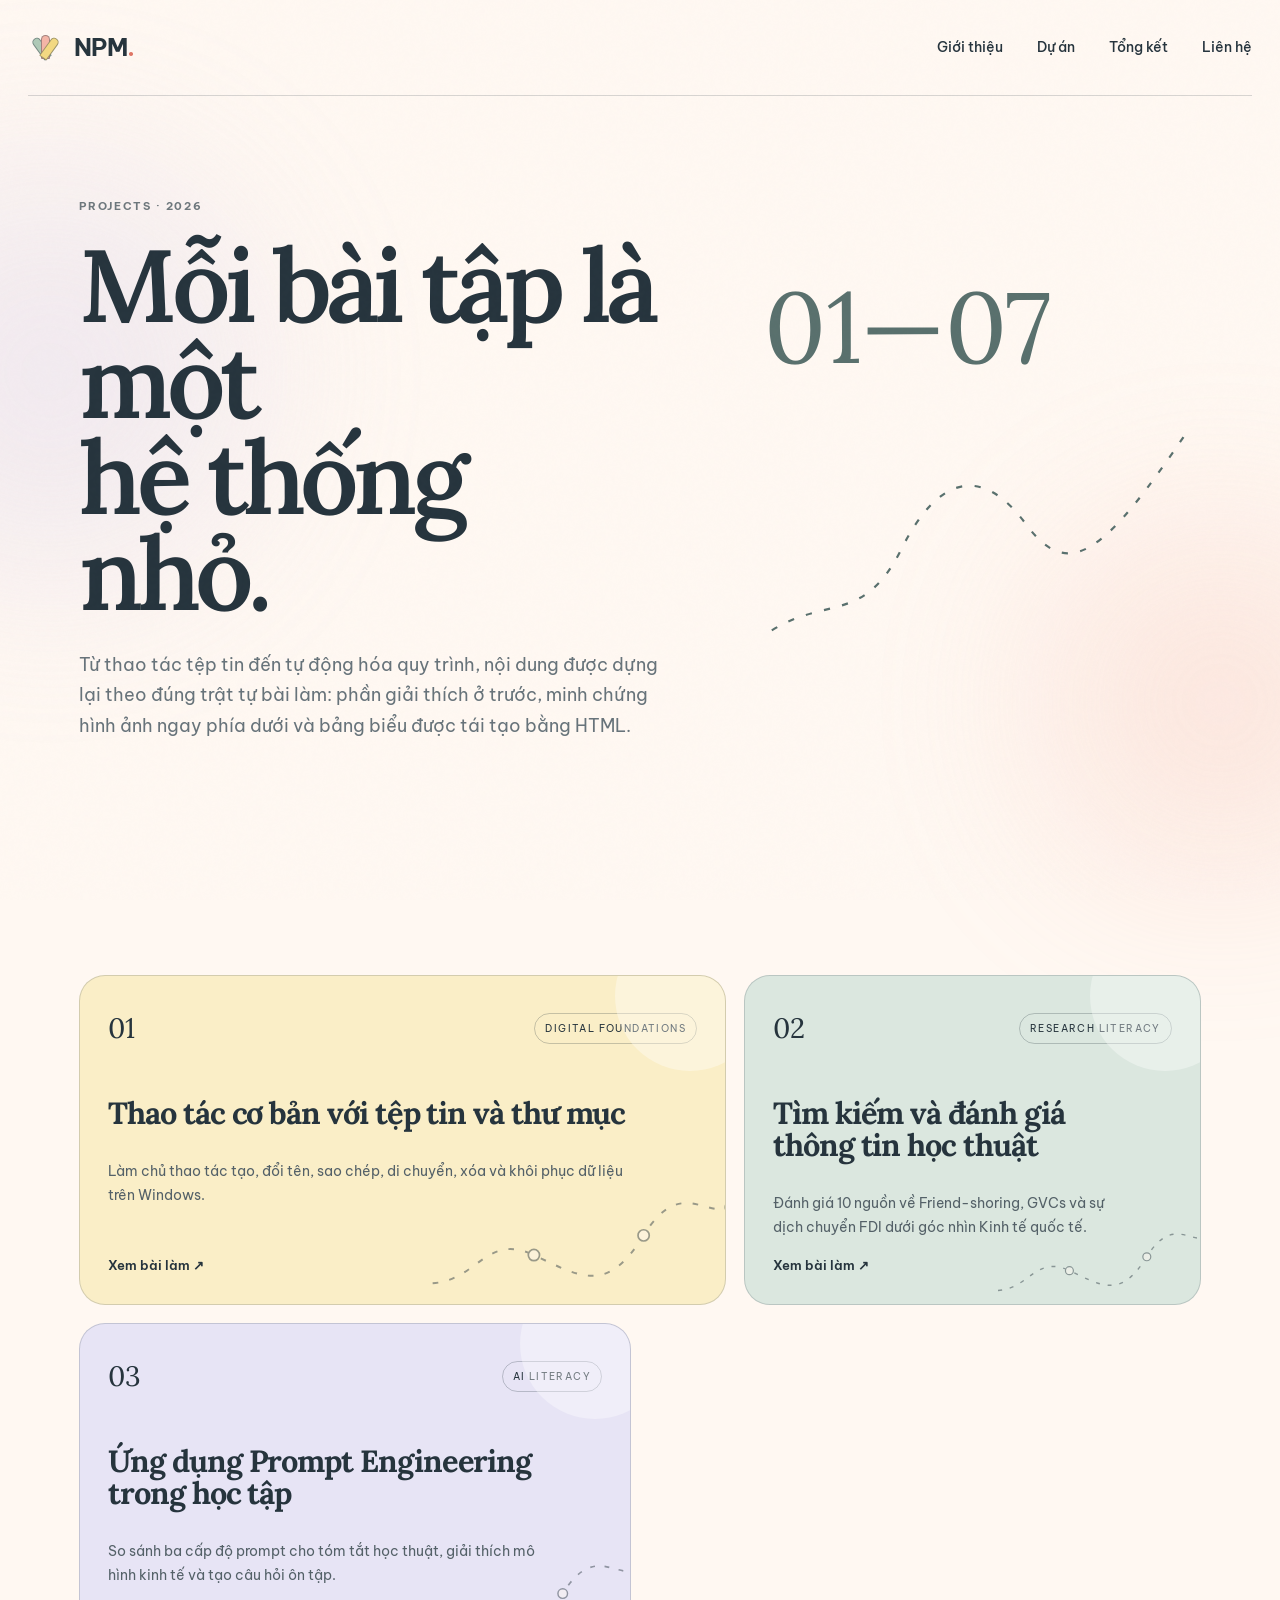
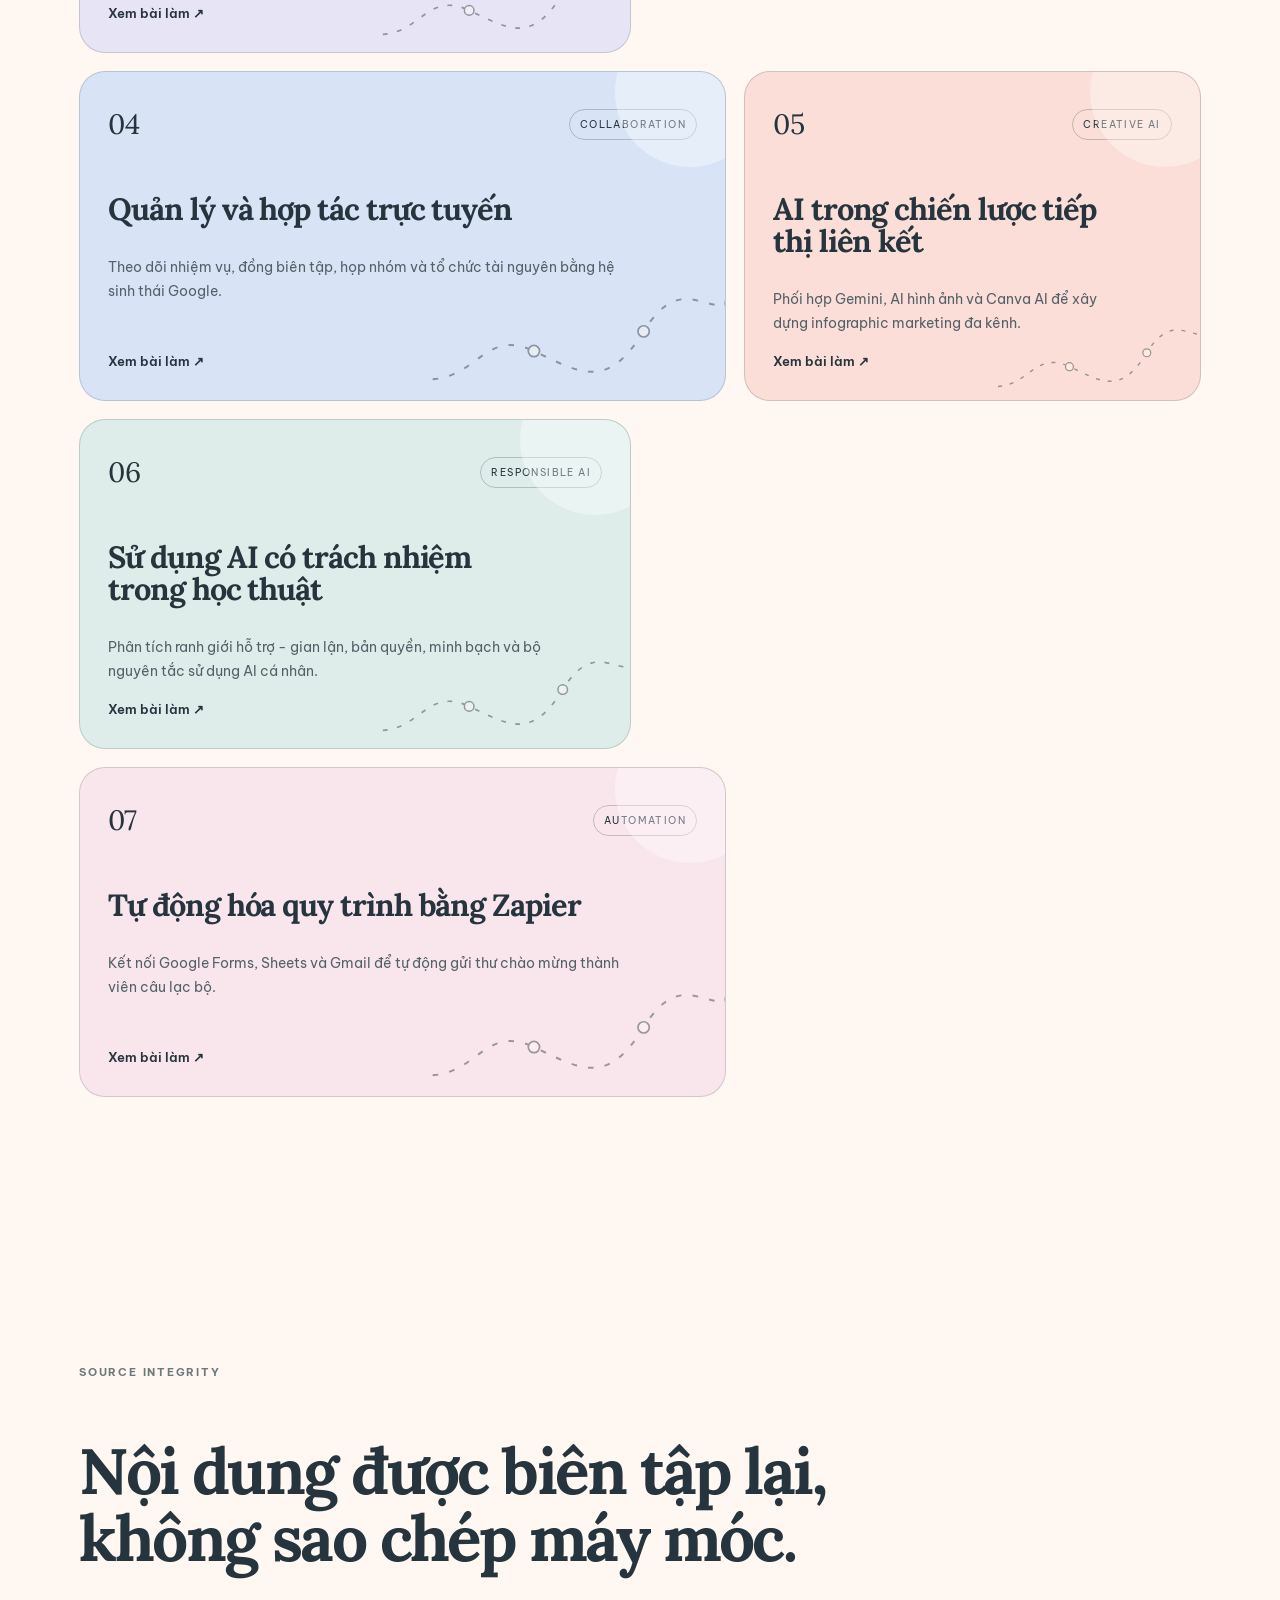
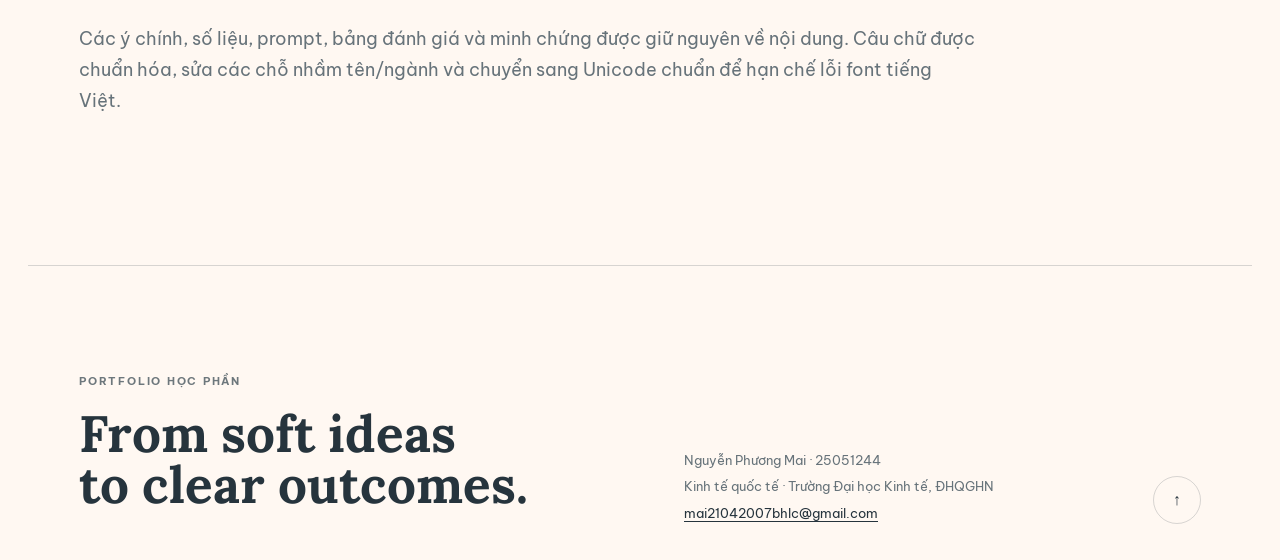
<file: projects.html>
<!doctype html>
<html lang="vi">
<head>
  <meta charset="utf-8">
  <meta name="viewport" content="width=device-width, initial-scale=1">
  <meta name="description" content="Portfolio học phần Nhập môn Công nghệ số và Trí tuệ nhân tạo của Nguyễn Phương Mai.">
  <meta name="theme-color" content="#fff8f2">
  <title>Dự án · Nguyễn Phương Mai · Portfolio CNS & AI</title>
  <link rel="stylesheet" href="assets/css/style.css">
  <script defer src="assets/js/main.js"></script>
</head>
<body id="top">
  <a class="skip-link" href="#main">Bỏ qua điều hướng</a>
  <div class="grain" aria-hidden="true"></div>
  <div class="ambient ambient-a" aria-hidden="true"></div><div class="ambient ambient-b" aria-hidden="true"></div>
  <div class="page-shell">
    
<nav class="site-nav" aria-label="Điều hướng chính">
  <a class="brand" href="index.html" aria-label="Trang chủ Nguyễn Phương Mai">
    <span class="brand-mark" aria-hidden="true"><span></span><span></span><span></span></span>
    <span>NPM<span class="brand-dot">.</span></span>
  </a>
  <button class="nav-toggle" aria-expanded="false" aria-controls="nav-links"><span></span><span></span></button>
  <div class="nav-links" id="nav-links">
    <a href="about.html">Giới thiệu</a>
    <a href="projects.html">Dự án</a>
    <a href="reflection.html">Tổng kết</a>
    <a href="contact.html">Liên hệ</a>
  </div>
</nav>
    <main id="main">
<section class="inner-hero projects-hero"><div class="reveal"><span class="eyebrow">Projects · 2026</span><h1>Mỗi bài tập là một<br>hệ thống nhỏ.</h1><p>Từ thao tác tệp tin đến tự động hóa quy trình, nội dung được dựng lại theo đúng trật tự bài làm: phần giải thích ở trước, minh chứng hình ảnh ngay phía dưới và bảng biểu được tái tạo bằng HTML.</p></div><div class="hero-index reveal"><span>01—07</span><svg viewBox="0 0 280 160" aria-hidden="true"><path d="M5 140 C40 118 64 136 88 88 S140 34 168 72 S219 90 273 10"/></svg></div></section>
<section class="all-projects section-pad"><div class="project-grid project-grid-full"><article class="project-card project-card-1" style="--card-accent:#F3D982">
          <a href="projects/week-1.html" aria-label="Xem chi tiết Bài 1: Thao tác cơ bản với tệp tin và thư mục">
            <div class="project-card-top"><span class="project-no">01</span><span class="project-tag">Digital foundations</span></div>
            <h3>Thao tác cơ bản với tệp tin và thư mục</h3><p>Làm chủ thao tác tạo, đổi tên, sao chép, di chuyển, xóa và khôi phục dữ liệu trên Windows.</p>
            <span class="project-link">Xem bài làm <span aria-hidden="true">↗</span></span>
            <svg class="card-graph" viewBox="0 0 220 80" aria-hidden="true"><path d="M4 62 C36 60 42 26 76 42 S128 70 154 28 S198 16 216 8"/><circle cx="76" cy="42" r="4"/><circle cx="154" cy="28" r="4"/><circle cx="216" cy="8" r="4"/></svg>
          </a></article>
<article class="project-card project-card-2" style="--card-accent:#AFC9B7">
          <a href="projects/week-2.html" aria-label="Xem chi tiết Bài 2: Tìm kiếm và đánh giá thông tin học thuật">
            <div class="project-card-top"><span class="project-no">02</span><span class="project-tag">Research literacy</span></div>
            <h3>Tìm kiếm và đánh giá thông tin học thuật</h3><p>Đánh giá 10 nguồn về Friend-shoring, GVCs và sự dịch chuyển FDI dưới góc nhìn Kinh tế quốc tế.</p>
            <span class="project-link">Xem bài làm <span aria-hidden="true">↗</span></span>
            <svg class="card-graph" viewBox="0 0 220 80" aria-hidden="true"><path d="M4 62 C36 60 42 26 76 42 S128 70 154 28 S198 16 216 8"/><circle cx="76" cy="42" r="4"/><circle cx="154" cy="28" r="4"/><circle cx="216" cy="8" r="4"/></svg>
          </a></article>
<article class="project-card project-card-3" style="--card-accent:#C9C2E8">
          <a href="projects/week-3.html" aria-label="Xem chi tiết Bài 3: Ứng dụng Prompt Engineering trong học tập">
            <div class="project-card-top"><span class="project-no">03</span><span class="project-tag">AI literacy</span></div>
            <h3>Ứng dụng Prompt Engineering trong học tập</h3><p>So sánh ba cấp độ prompt cho tóm tắt học thuật, giải thích mô hình kinh tế và tạo câu hỏi ôn tập.</p>
            <span class="project-link">Xem bài làm <span aria-hidden="true">↗</span></span>
            <svg class="card-graph" viewBox="0 0 220 80" aria-hidden="true"><path d="M4 62 C36 60 42 26 76 42 S128 70 154 28 S198 16 216 8"/><circle cx="76" cy="42" r="4"/><circle cx="154" cy="28" r="4"/><circle cx="216" cy="8" r="4"/></svg>
          </a></article>
<article class="project-card project-card-4" style="--card-accent:#A9C4E8">
          <a href="projects/week-4.html" aria-label="Xem chi tiết Bài 4: Quản lý và hợp tác trực tuyến">
            <div class="project-card-top"><span class="project-no">04</span><span class="project-tag">Collaboration</span></div>
            <h3>Quản lý và hợp tác trực tuyến</h3><p>Theo dõi nhiệm vụ, đồng biên tập, họp nhóm và tổ chức tài nguyên bằng hệ sinh thái Google.</p>
            <span class="project-link">Xem bài làm <span aria-hidden="true">↗</span></span>
            <svg class="card-graph" viewBox="0 0 220 80" aria-hidden="true"><path d="M4 62 C36 60 42 26 76 42 S128 70 154 28 S198 16 216 8"/><circle cx="76" cy="42" r="4"/><circle cx="154" cy="28" r="4"/><circle cx="216" cy="8" r="4"/></svg>
          </a></article>
<article class="project-card project-card-5" style="--card-accent:#F4B5A7">
          <a href="projects/week-5.html" aria-label="Xem chi tiết Bài 5: AI trong chiến lược tiếp thị liên kết">
            <div class="project-card-top"><span class="project-no">05</span><span class="project-tag">Creative AI</span></div>
            <h3>AI trong chiến lược tiếp thị liên kết</h3><p>Phối hợp Gemini, AI hình ảnh và Canva AI để xây dựng infographic marketing đa kênh.</p>
            <span class="project-link">Xem bài làm <span aria-hidden="true">↗</span></span>
            <svg class="card-graph" viewBox="0 0 220 80" aria-hidden="true"><path d="M4 62 C36 60 42 26 76 42 S128 70 154 28 S198 16 216 8"/><circle cx="76" cy="42" r="4"/><circle cx="154" cy="28" r="4"/><circle cx="216" cy="8" r="4"/></svg>
          </a></article>
<article class="project-card project-card-6" style="--card-accent:#B8D8D1">
          <a href="projects/week-6.html" aria-label="Xem chi tiết Bài 6: Sử dụng AI có trách nhiệm trong học thuật">
            <div class="project-card-top"><span class="project-no">06</span><span class="project-tag">Responsible AI</span></div>
            <h3>Sử dụng AI có trách nhiệm trong học thuật</h3><p>Phân tích ranh giới hỗ trợ - gian lận, bản quyền, minh bạch và bộ nguyên tắc sử dụng AI cá nhân.</p>
            <span class="project-link">Xem bài làm <span aria-hidden="true">↗</span></span>
            <svg class="card-graph" viewBox="0 0 220 80" aria-hidden="true"><path d="M4 62 C36 60 42 26 76 42 S128 70 154 28 S198 16 216 8"/><circle cx="76" cy="42" r="4"/><circle cx="154" cy="28" r="4"/><circle cx="216" cy="8" r="4"/></svg>
          </a></article>
<article class="project-card project-card-7" style="--card-accent:#F2C7D8">
          <a href="projects/week-7.html" aria-label="Xem chi tiết Bài 7: Tự động hóa quy trình bằng Zapier">
            <div class="project-card-top"><span class="project-no">07</span><span class="project-tag">Automation</span></div>
            <h3>Tự động hóa quy trình bằng Zapier</h3><p>Kết nối Google Forms, Sheets và Gmail để tự động gửi thư chào mừng thành viên câu lạc bộ.</p>
            <span class="project-link">Xem bài làm <span aria-hidden="true">↗</span></span>
            <svg class="card-graph" viewBox="0 0 220 80" aria-hidden="true"><path d="M4 62 C36 60 42 26 76 42 S128 70 154 28 S198 16 216 8"/><circle cx="76" cy="42" r="4"/><circle cx="154" cy="28" r="4"/><circle cx="216" cy="8" r="4"/></svg>
          </a></article></div></section>
<section class="source-note section-pad reveal"><span class="eyebrow">Source integrity</span><h2>Nội dung được biên tập lại,<br>không sao chép máy móc.</h2><p>Các ý chính, số liệu, prompt, bảng đánh giá và minh chứng được giữ nguyên về nội dung. Câu chữ được chuẩn hóa, sửa các chỗ nhầm tên/ngành và chuyển sang Unicode chuẩn để hạn chế lỗi font tiếng Việt.</p></section>
</main>
    
<footer class="site-footer">
  <div><span class="eyebrow">Portfolio học phần</span><h2>From soft ideas<br>to clear outcomes.</h2></div>
  <div class="footer-meta"><p>Nguyễn Phương Mai · 25051244</p><p>Kinh tế quốc tế · Trường Đại học Kinh tế, ĐHQGHN</p><a href="mailto:mai21042007bhlc@gmail.com">mai21042007bhlc@gmail.com</a></div>
  <a class="back-top" href="#top" aria-label="Lên đầu trang">↑</a>
</footer>
  </div>
  <dialog class="lightbox" aria-label="Xem ảnh minh chứng"><button class="lightbox-close" aria-label="Đóng">×</button><img alt=""><p></p></dialog>
</body>
</html>
</file>
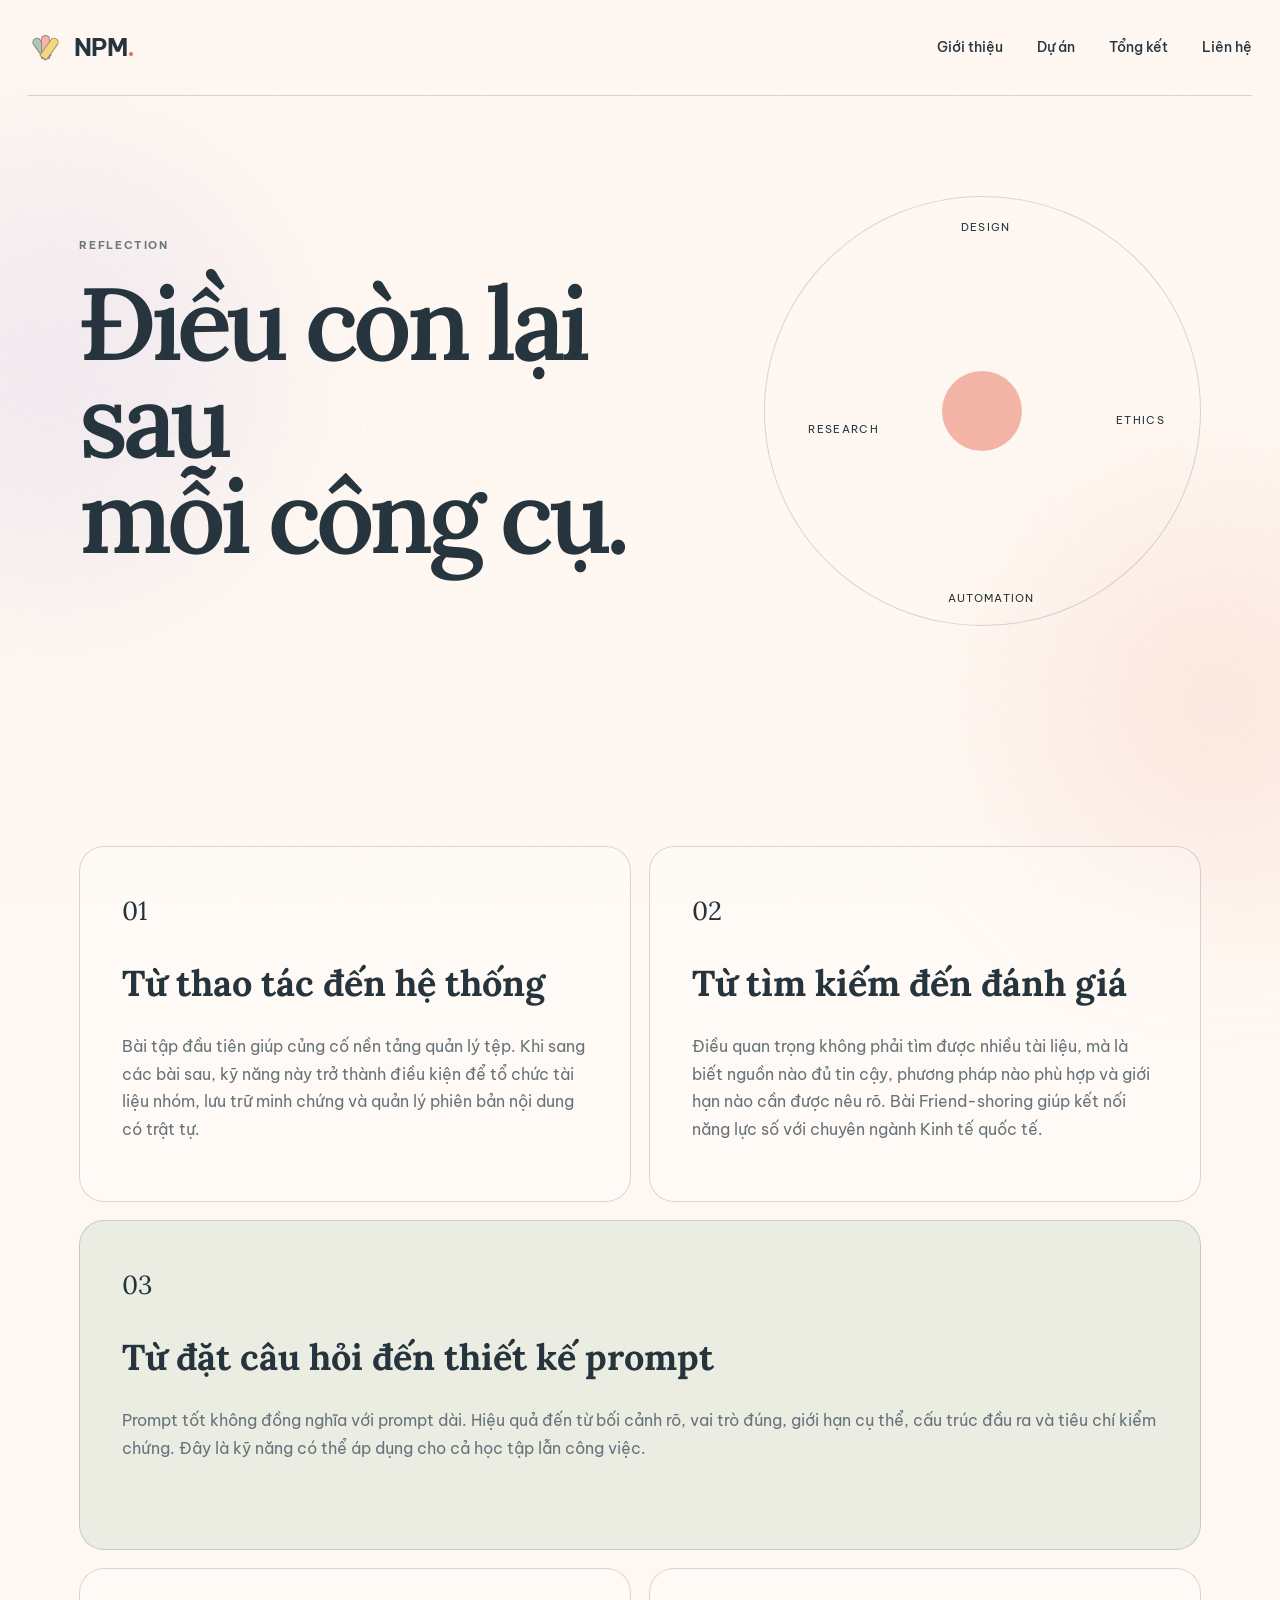
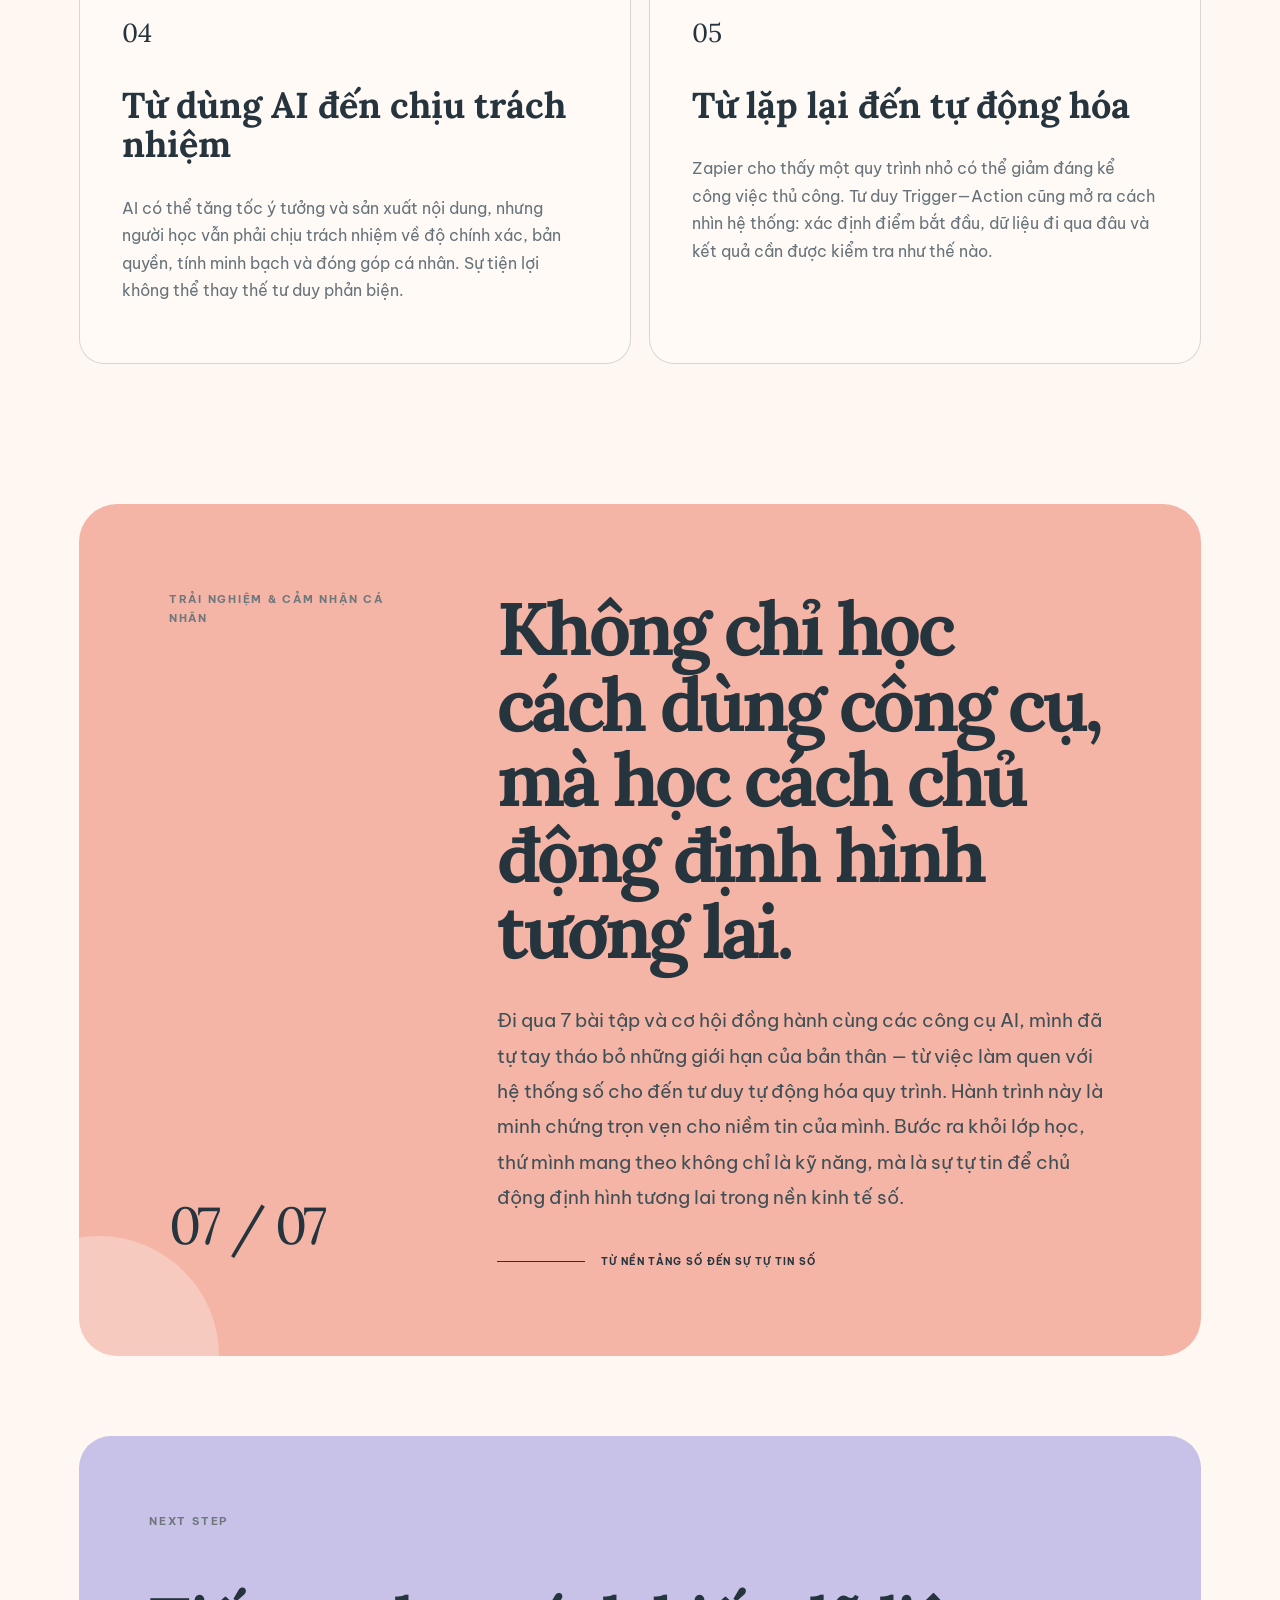
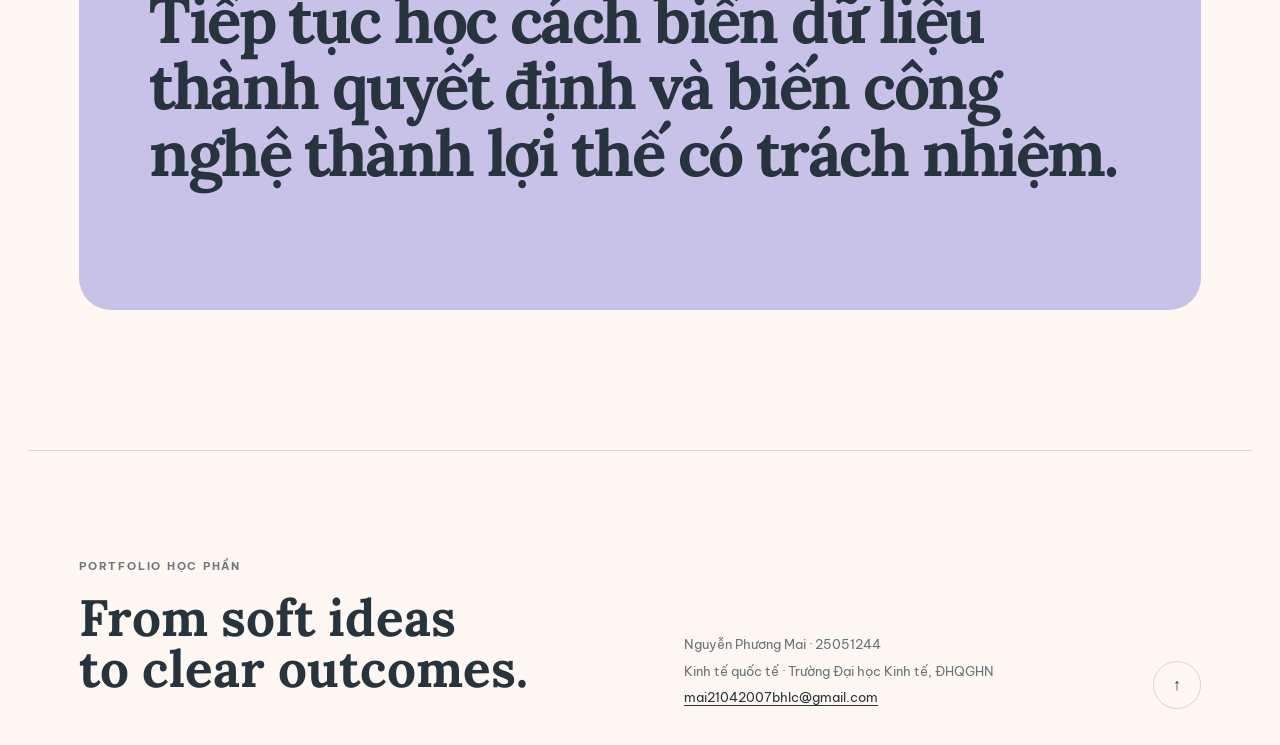
<file: reflection.html>
<!doctype html>
<html lang="vi">
<head>
  <meta charset="utf-8">
  <meta name="viewport" content="width=device-width, initial-scale=1">
  <meta name="description" content="Portfolio học phần Nhập môn Công nghệ số và Trí tuệ nhân tạo của Nguyễn Phương Mai.">
  <meta name="theme-color" content="#fff8f2">
  <title>Tổng kết · Nguyễn Phương Mai · Portfolio CNS & AI</title>
  <link rel="stylesheet" href="assets/css/style.css">
  <script defer src="assets/js/main.js"></script>
</head>
<body id="top">
  <a class="skip-link" href="#main">Bỏ qua điều hướng</a>
  <div class="grain" aria-hidden="true"></div>
  <div class="ambient ambient-a" aria-hidden="true"></div><div class="ambient ambient-b" aria-hidden="true"></div>
  <div class="page-shell">
    
<nav class="site-nav" aria-label="Điều hướng chính">
  <a class="brand" href="index.html" aria-label="Trang chủ Nguyễn Phương Mai">
    <span class="brand-mark" aria-hidden="true"><span></span><span></span><span></span></span>
    <span>NPM<span class="brand-dot">.</span></span>
  </a>
  <button class="nav-toggle" aria-expanded="false" aria-controls="nav-links"><span></span><span></span></button>
  <div class="nav-links" id="nav-links">
    <a href="about.html">Giới thiệu</a>
    <a href="projects.html">Dự án</a>
    <a href="reflection.html">Tổng kết</a>
    <a href="contact.html">Liên hệ</a>
  </div>
</nav>
    <main id="main">
<section class="inner-hero reflection-hero"><div class="reveal"><span class="eyebrow">Reflection</span><h1>Điều còn lại sau<br>mỗi công cụ.</h1></div><div class="reflection-orbit reveal"><span>research</span><span>design</span><span>ethics</span><span>automation</span><i></i></div></section>
<section class="reflection-grid section-pad">
  <article class="reveal"><span class="chapter">01</span><h2>Từ thao tác đến hệ thống</h2><p>Bài tập đầu tiên giúp củng cố nền tảng quản lý tệp. Khi sang các bài sau, kỹ năng này trở thành điều kiện để tổ chức tài liệu nhóm, lưu trữ minh chứng và quản lý phiên bản nội dung có trật tự.</p></article>
  <article class="reveal"><span class="chapter">02</span><h2>Từ tìm kiếm đến đánh giá</h2><p>Điều quan trọng không phải tìm được nhiều tài liệu, mà là biết nguồn nào đủ tin cậy, phương pháp nào phù hợp và giới hạn nào cần được nêu rõ. Bài Friend-shoring giúp kết nối năng lực số với chuyên ngành Kinh tế quốc tế.</p></article>
  <article class="reveal"><span class="chapter">03</span><h2>Từ đặt câu hỏi đến thiết kế prompt</h2><p>Prompt tốt không đồng nghĩa với prompt dài. Hiệu quả đến từ bối cảnh rõ, vai trò đúng, giới hạn cụ thể, cấu trúc đầu ra và tiêu chí kiểm chứng. Đây là kỹ năng có thể áp dụng cho cả học tập lẫn công việc.</p></article>
  <article class="reveal"><span class="chapter">04</span><h2>Từ dùng AI đến chịu trách nhiệm</h2><p>AI có thể tăng tốc ý tưởng và sản xuất nội dung, nhưng người học vẫn phải chịu trách nhiệm về độ chính xác, bản quyền, tính minh bạch và đóng góp cá nhân. Sự tiện lợi không thể thay thế tư duy phản biện.</p></article>
  <article class="reveal"><span class="chapter">05</span><h2>Từ lặp lại đến tự động hóa</h2><p>Zapier cho thấy một quy trình nhỏ có thể giảm đáng kể công việc thủ công. Tư duy Trigger—Action cũng mở ra cách nhìn hệ thống: xác định điểm bắt đầu, dữ liệu đi qua đâu và kết quả cần được kiểm tra như thế nào.</p></article>
</section>
<section class="personal-reflection section-pad reveal" aria-labelledby="personal-reflection-title">
  <div class="reflection-label"><span class="eyebrow">Trải nghiệm &amp; Cảm nhận cá nhân</span><span class="reflection-count">07 / 07</span></div>
  <div class="reflection-copy">
    <h2 id="personal-reflection-title">Không chỉ học cách dùng công cụ,<br>mà học cách chủ động định hình tương lai.</h2>
    <p>Đi qua 7 bài tập và cơ hội đồng hành cùng các công cụ AI, mình đã tự tay tháo bỏ những giới hạn của bản thân — từ việc làm quen với hệ thống số cho đến tư duy tự động hóa quy trình. Hành trình này là minh chứng trọn vẹn cho niềm tin của mình. Bước ra khỏi lớp học, thứ mình mang theo không chỉ là kỹ năng, mà là sự tự tin để chủ động định hình tương lai trong nền kinh tế số.</p>
    <div class="reflection-signature"><i aria-hidden="true"></i><span>Từ nền tảng số đến sự tự tin số</span></div>
  </div>
</section>
<section class="next-step reveal"><span class="eyebrow">Next step</span><h2>Tiếp tục học cách biến dữ liệu thành quyết định và biến công nghệ thành lợi thế có trách nhiệm.</h2></section>
</main>
    
<footer class="site-footer">
  <div><span class="eyebrow">Portfolio học phần</span><h2>From soft ideas<br>to clear outcomes.</h2></div>
  <div class="footer-meta"><p>Nguyễn Phương Mai · 25051244</p><p>Kinh tế quốc tế · Trường Đại học Kinh tế, ĐHQGHN</p><a href="mailto:mai21042007bhlc@gmail.com">mai21042007bhlc@gmail.com</a></div>
  <a class="back-top" href="#top" aria-label="Lên đầu trang">↑</a>
</footer>
  </div>
  <dialog class="lightbox" aria-label="Xem ảnh minh chứng"><button class="lightbox-close" aria-label="Đóng">×</button><img alt=""><p></p></dialog>
</body>
</html>
</file>
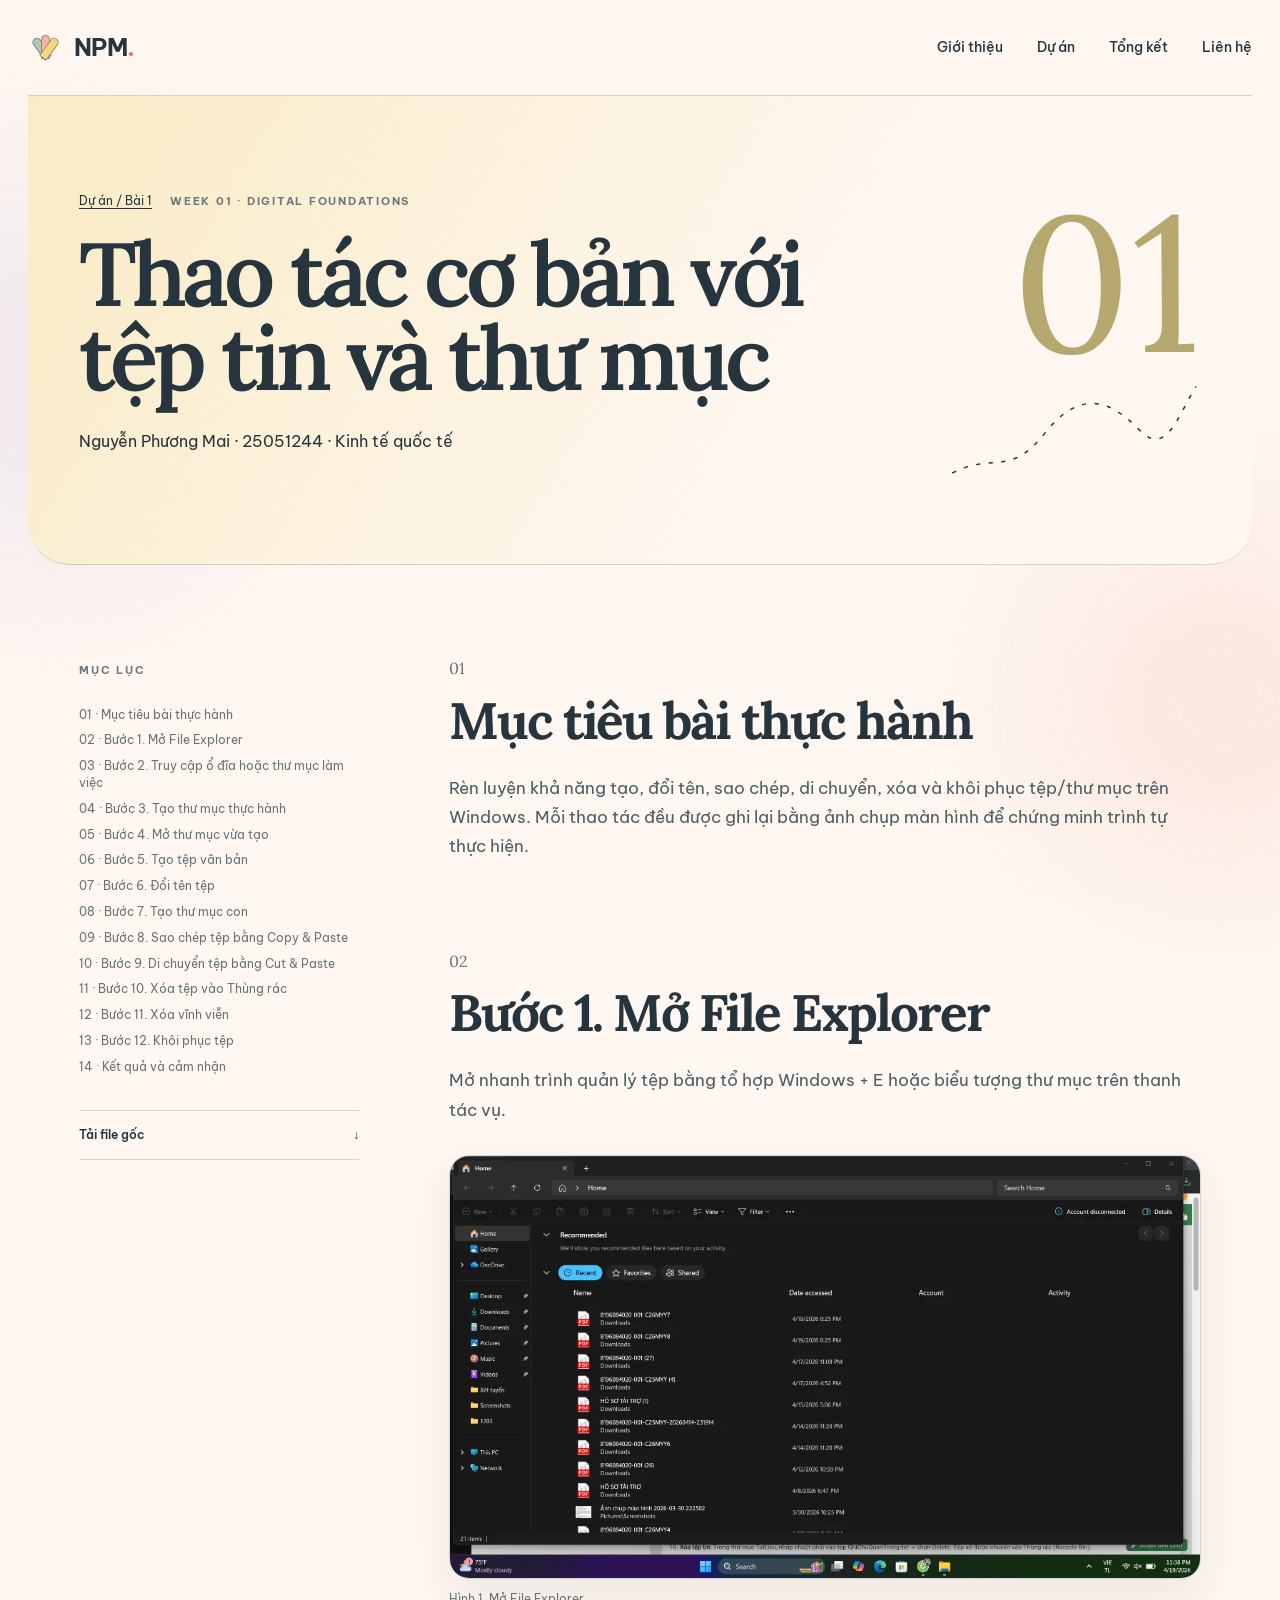
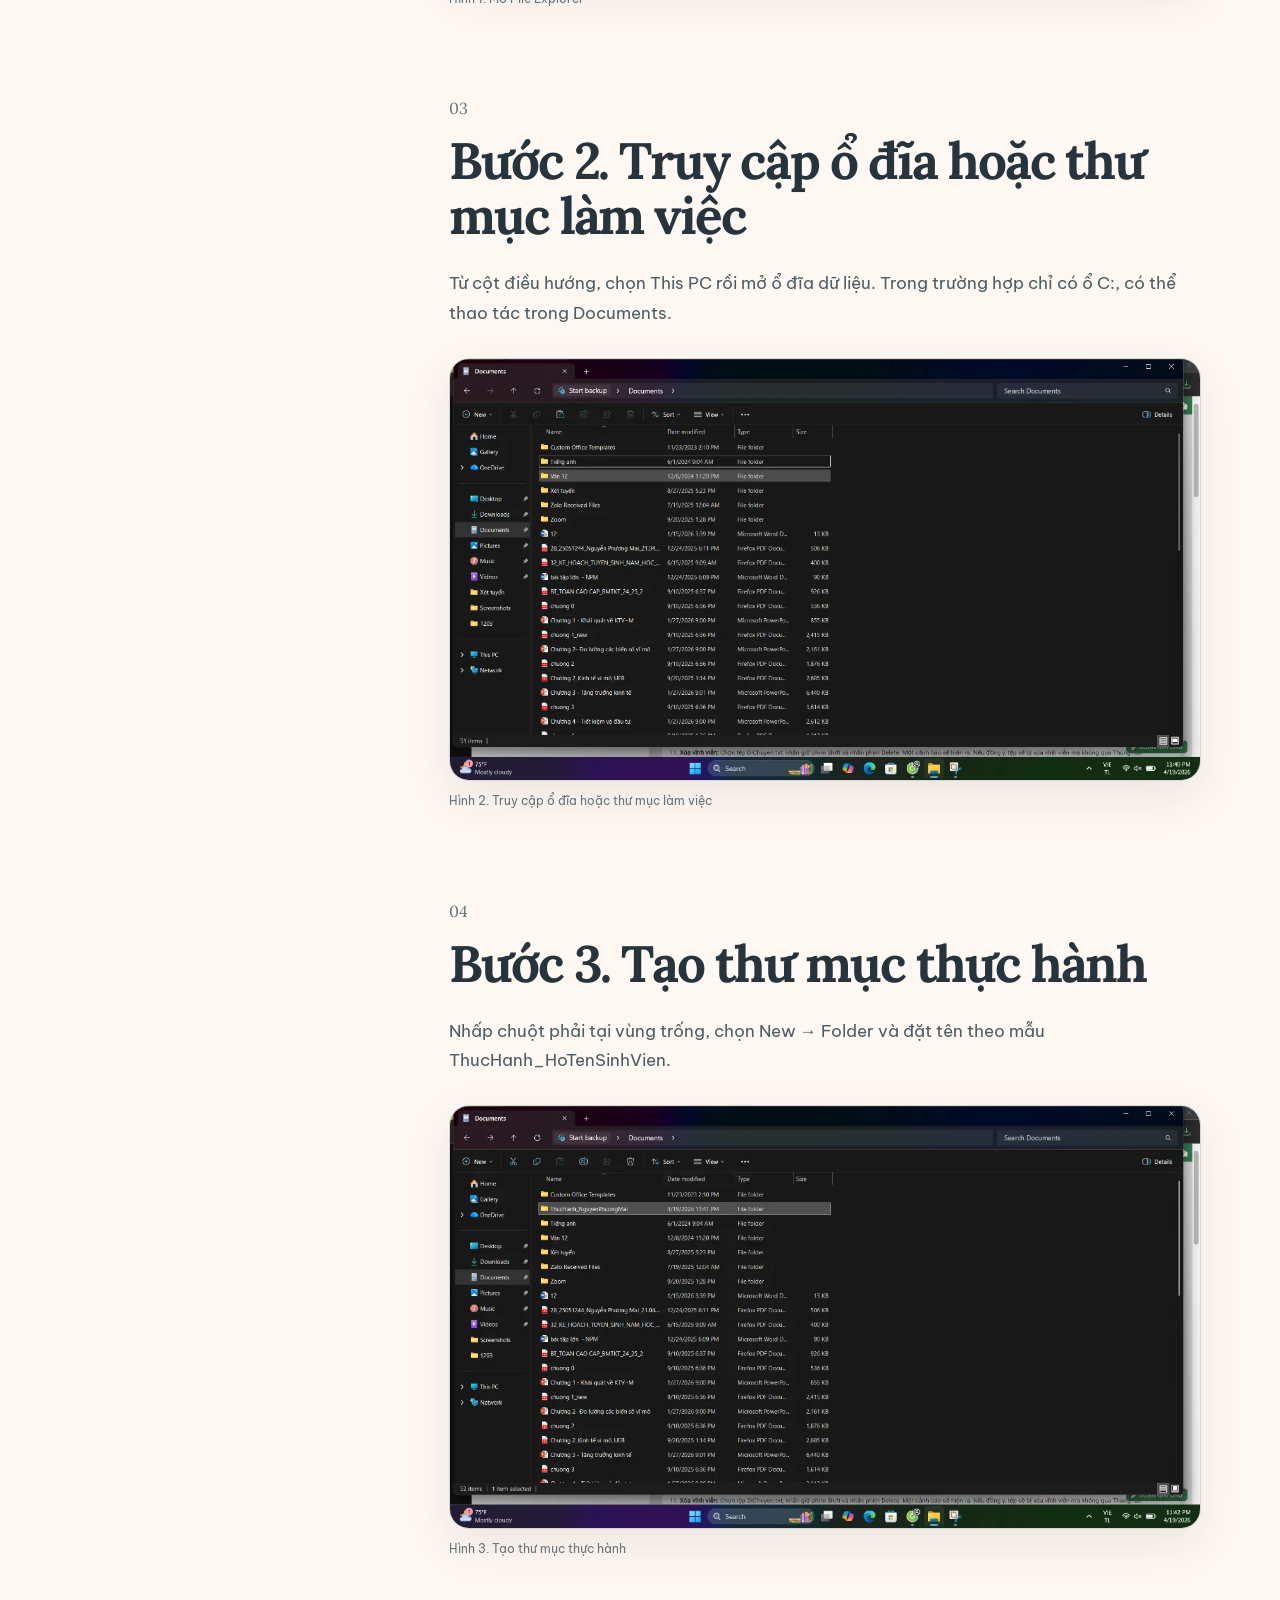
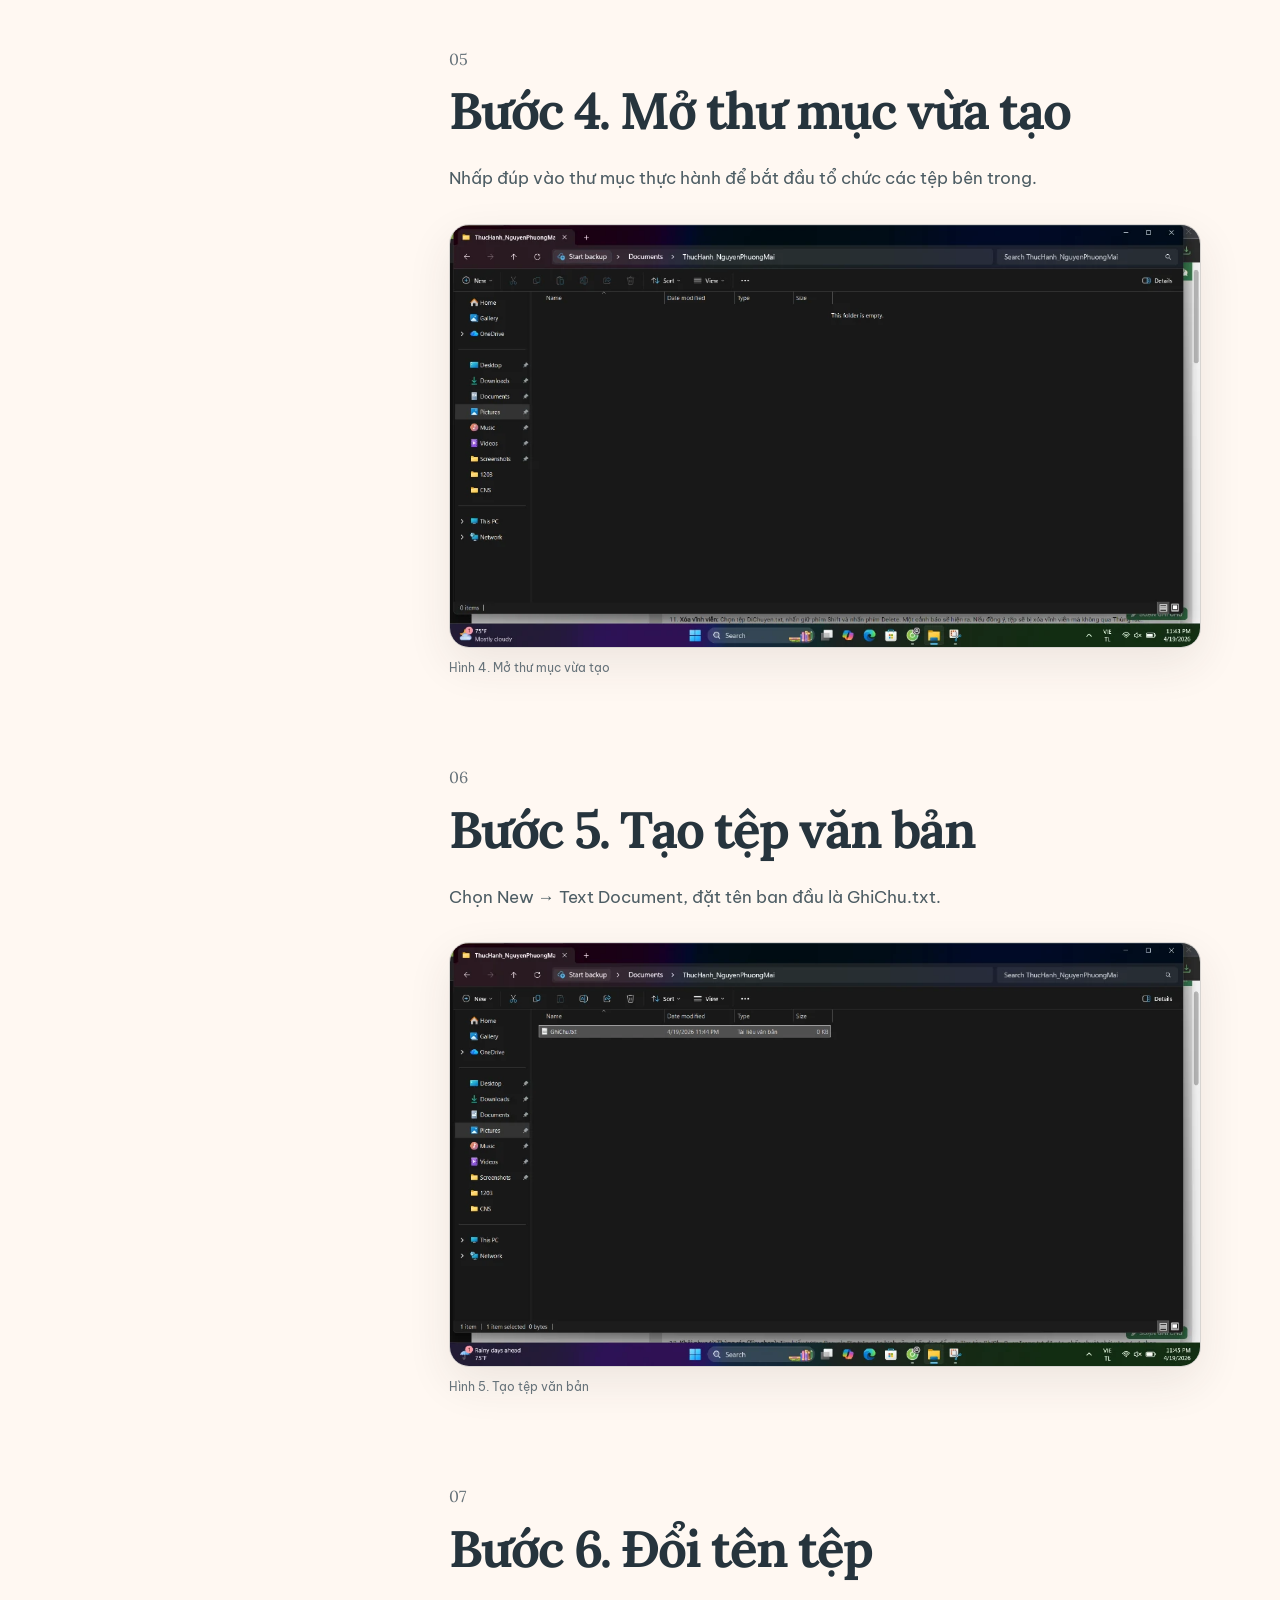
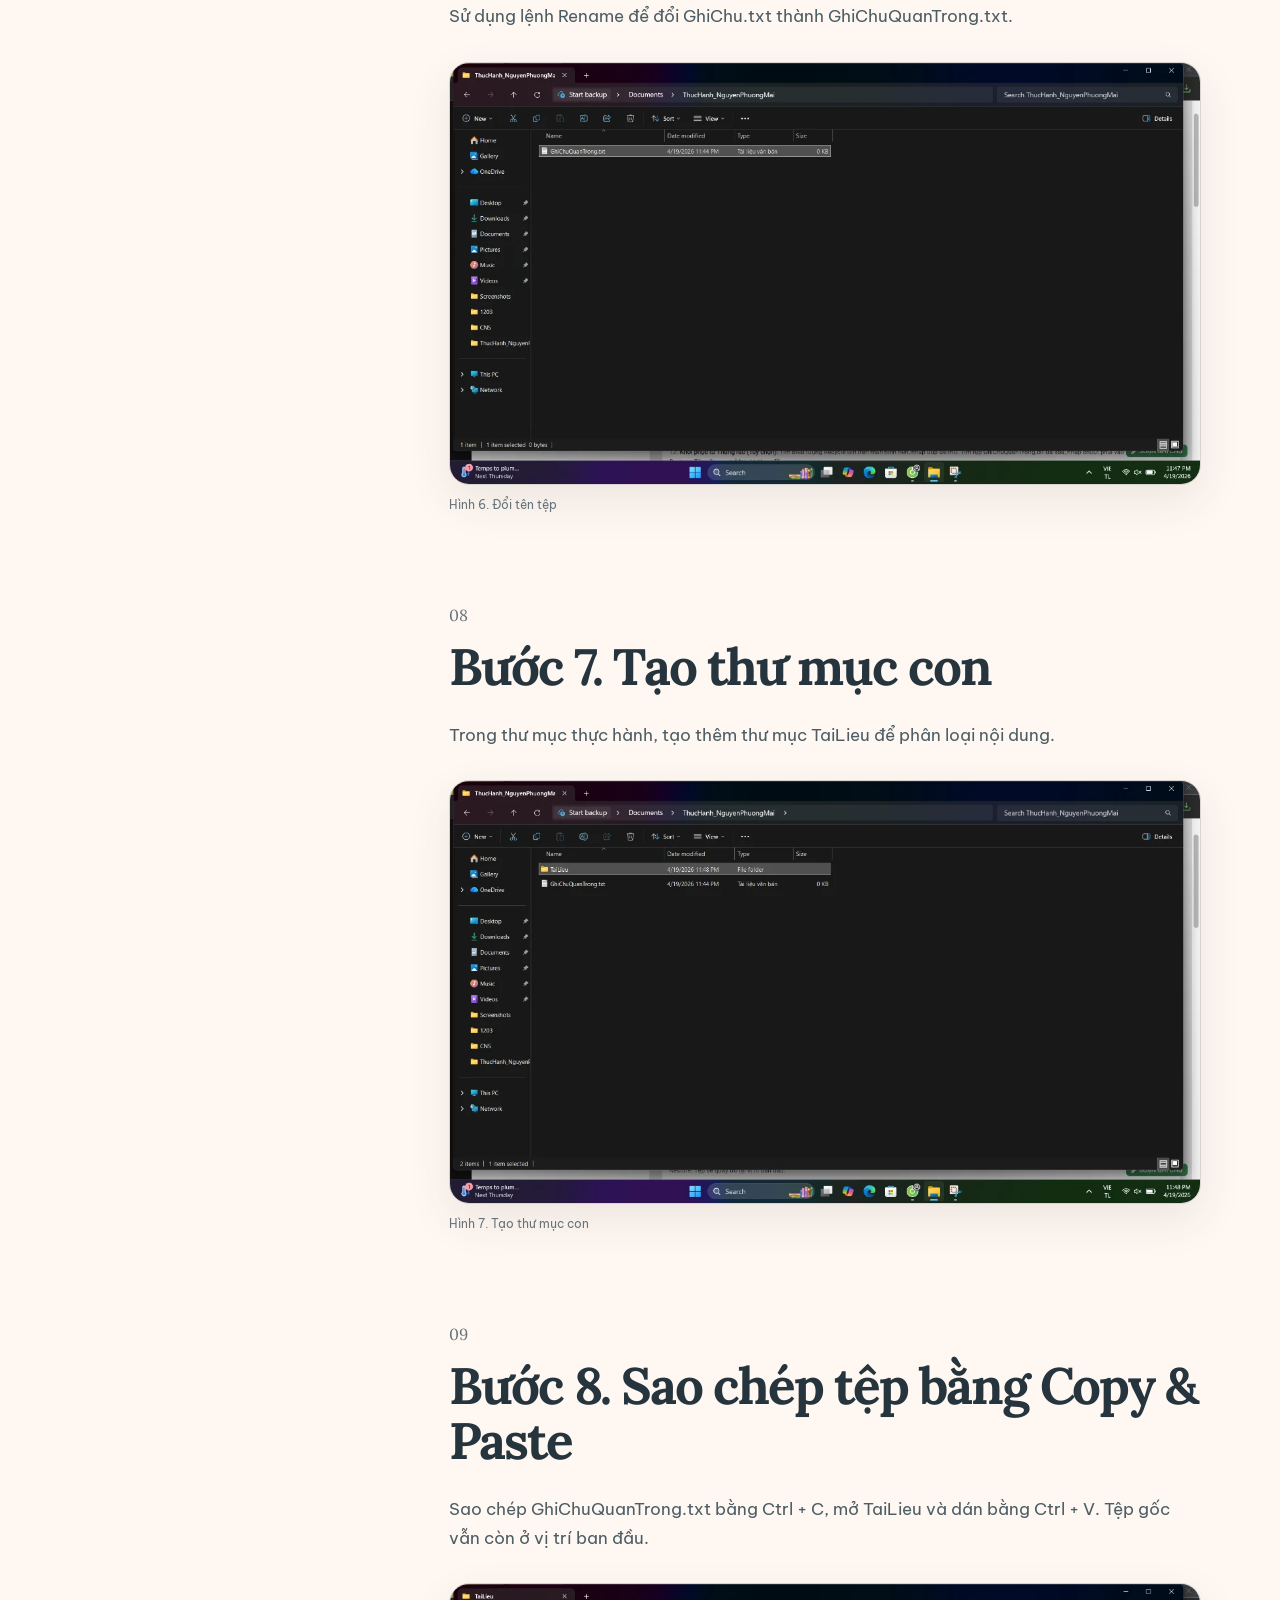
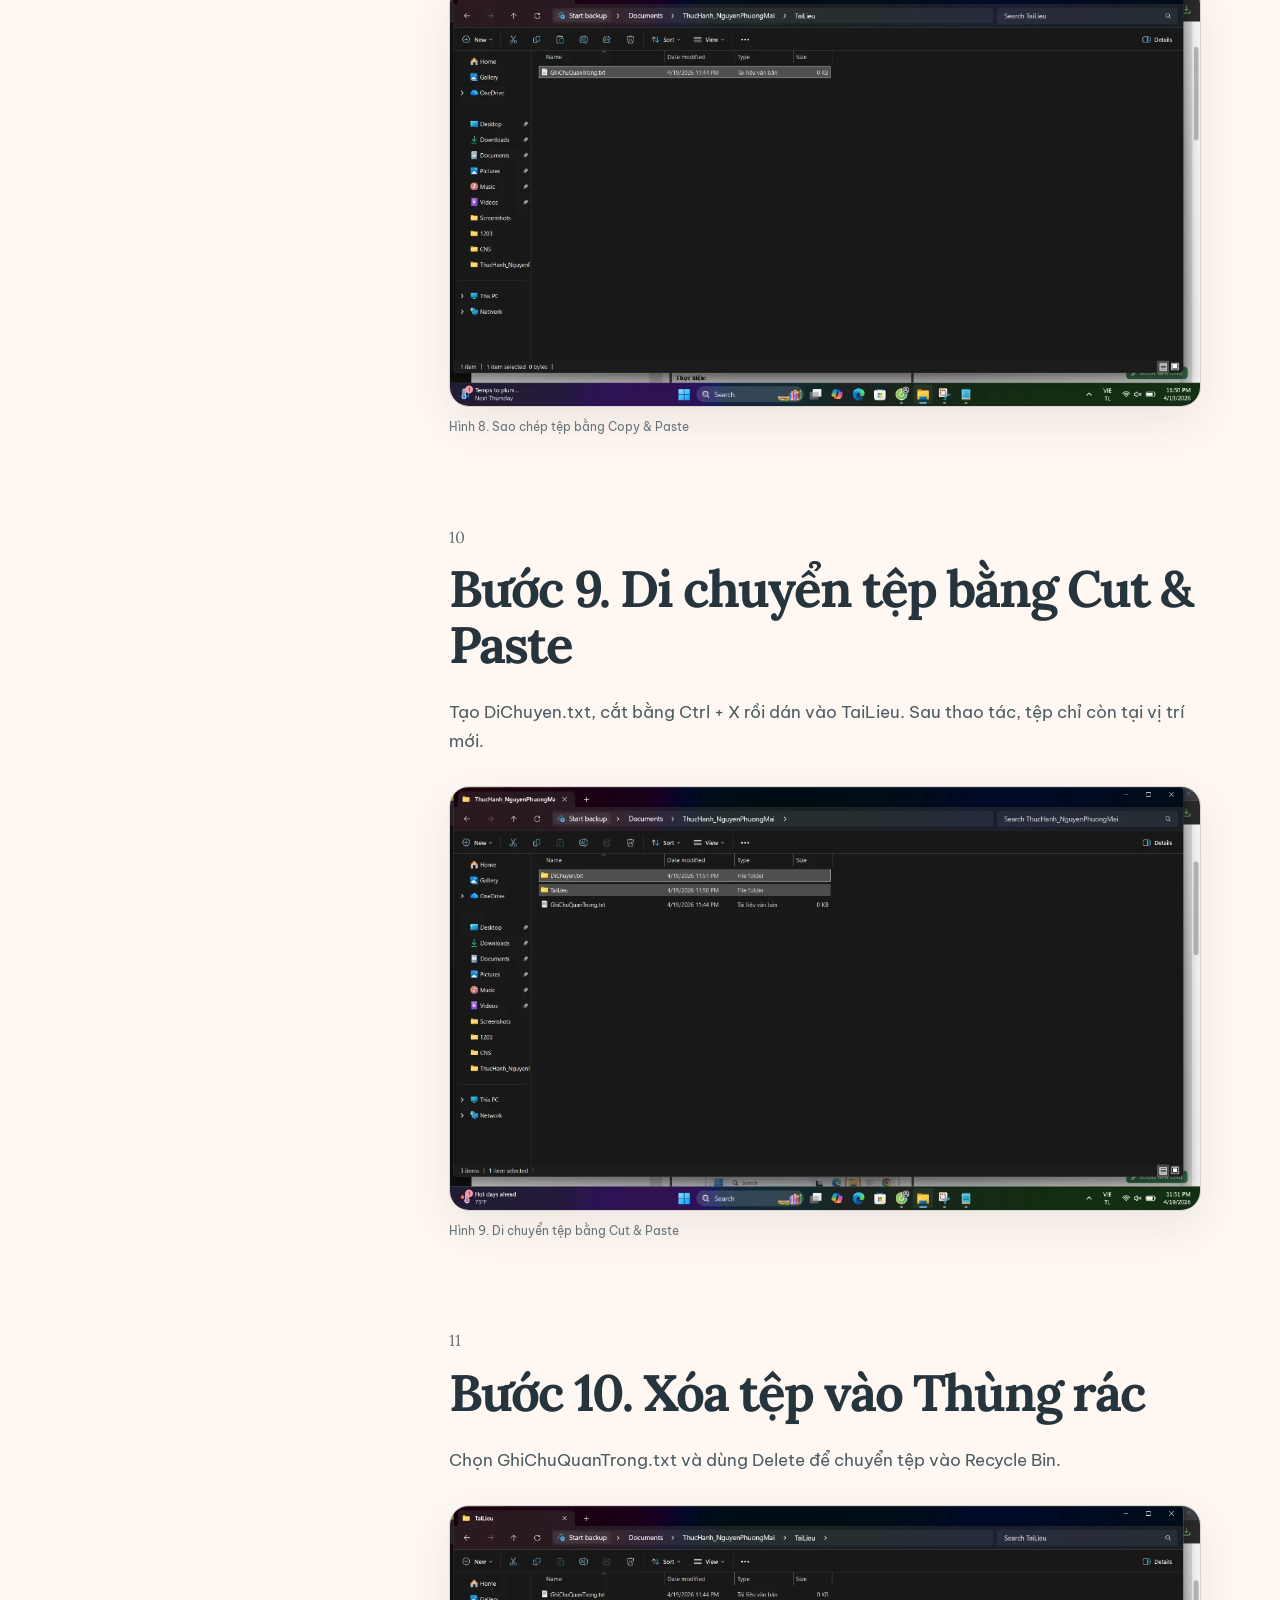
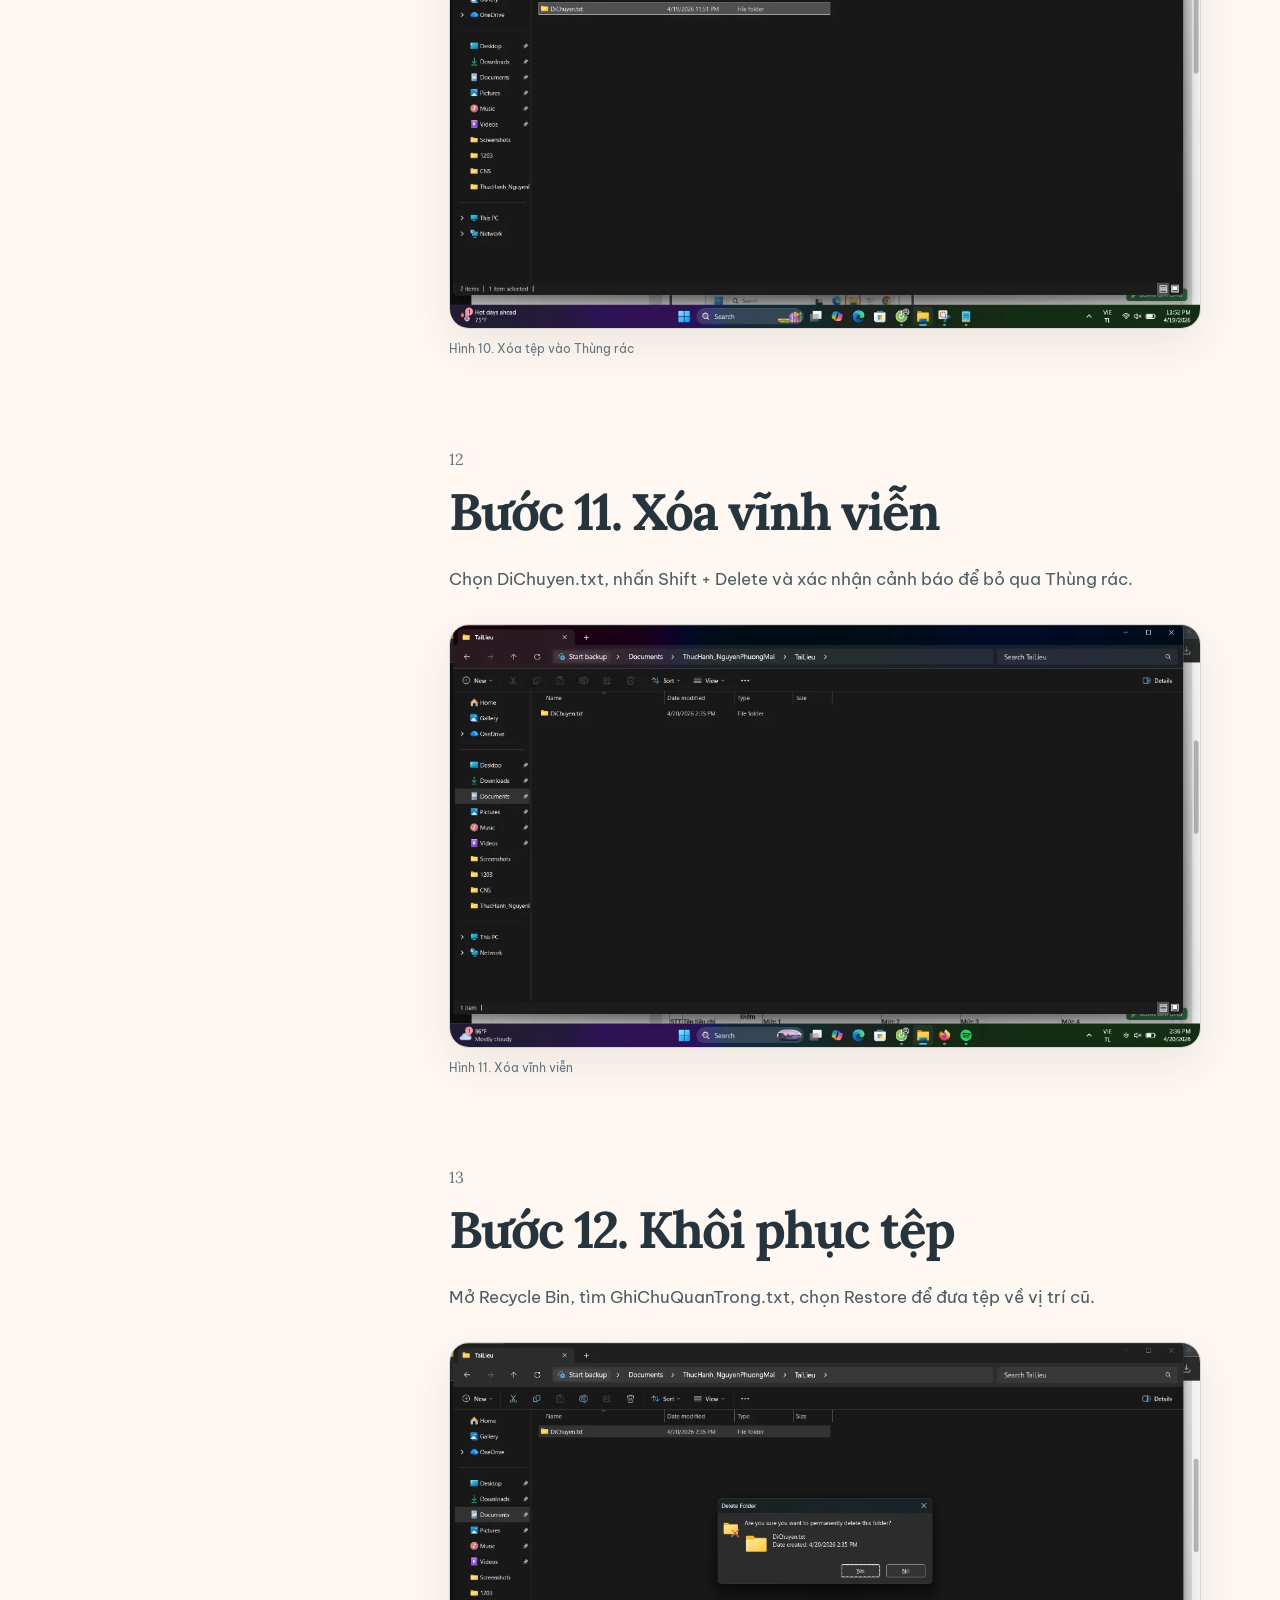
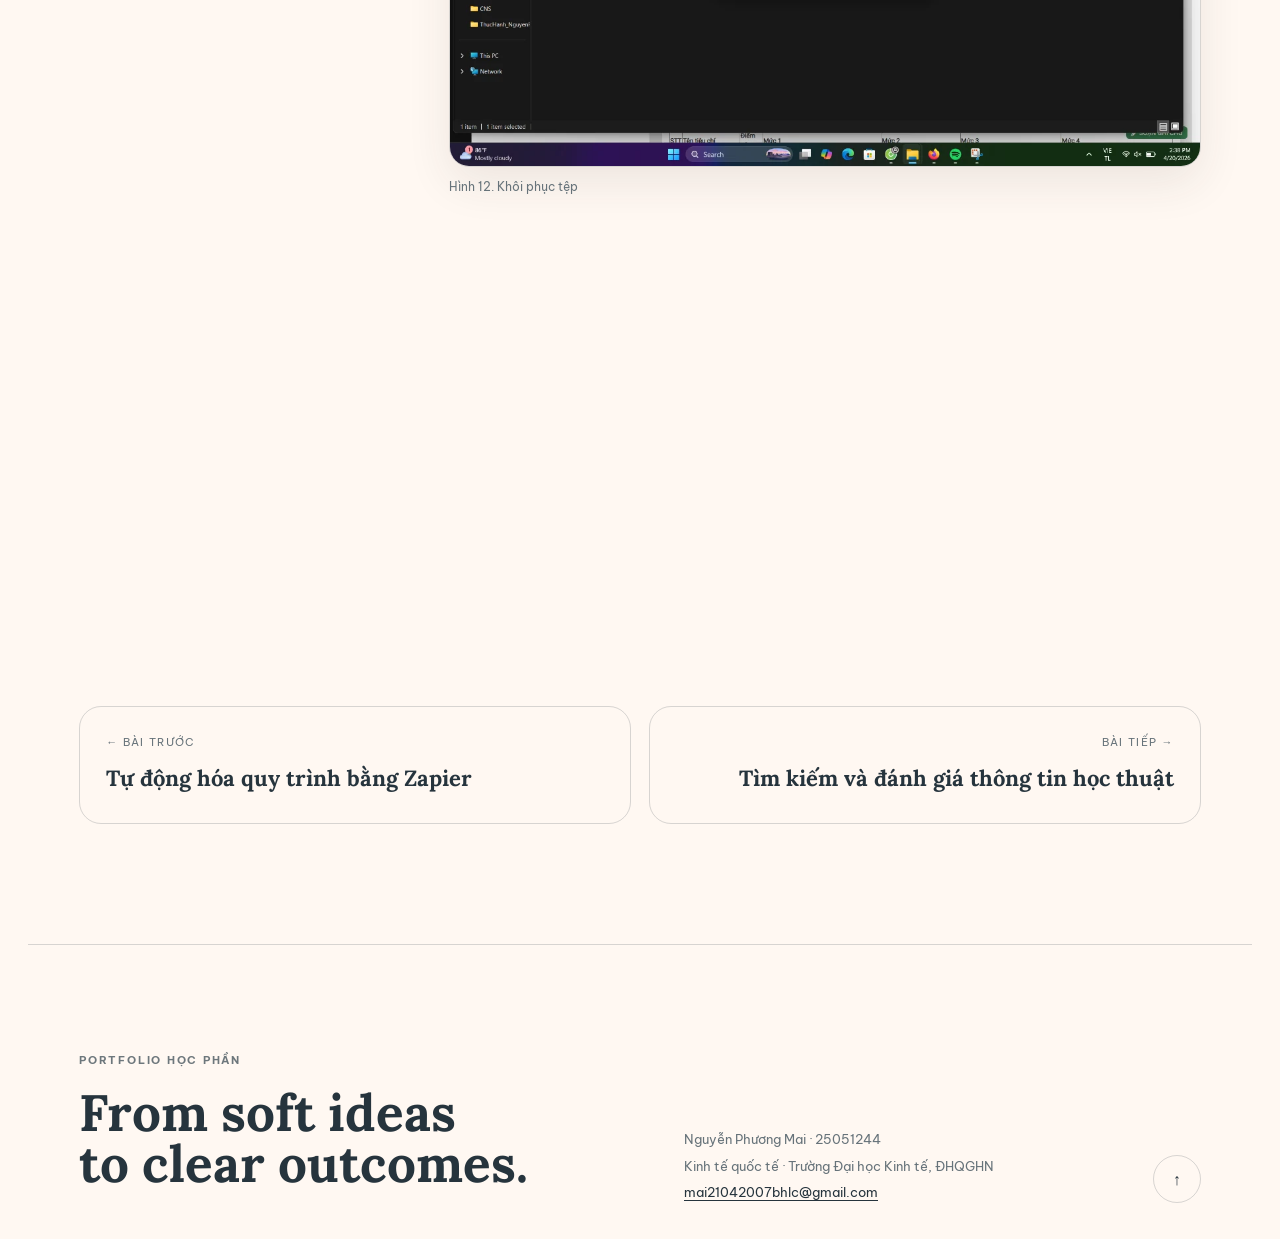
<file: projects/week-1.html>
<!doctype html>
<html lang="vi">
<head>
  <meta charset="utf-8">
  <meta name="viewport" content="width=device-width, initial-scale=1">
  <meta name="description" content="Thao tác cơ bản với tệp tin và thư mục">
  <meta name="theme-color" content="#fff8f2">
  <title>Thao tác cơ bản với tệp tin và thư mục · Nguyễn Phương Mai · Portfolio CNS & AI</title>
  <link rel="stylesheet" href="../assets/css/style.css">
  <script defer src="../assets/js/main.js"></script>
</head>
<body id="top">
  <a class="skip-link" href="#main">Bỏ qua điều hướng</a>
  <div class="grain" aria-hidden="true"></div>
  <div class="ambient ambient-a" aria-hidden="true"></div><div class="ambient ambient-b" aria-hidden="true"></div>
  <div class="page-shell">
    
<nav class="site-nav" aria-label="Điều hướng chính">
  <a class="brand" href="../index.html" aria-label="Trang chủ Nguyễn Phương Mai">
    <span class="brand-mark" aria-hidden="true"><span></span><span></span><span></span></span>
    <span>NPM<span class="brand-dot">.</span></span>
  </a>
  <button class="nav-toggle" aria-expanded="false" aria-controls="nav-links"><span></span><span></span></button>
  <div class="nav-links" id="nav-links">
    <a href="../about.html">Giới thiệu</a>
    <a href="../projects.html">Dự án</a>
    <a href="../reflection.html">Tổng kết</a>
    <a href="../contact.html">Liên hệ</a>
  </div>
</nav>
    <main id="main">
    <section class="project-detail-hero" style="--project-accent:#F3D982">
      <div class="reveal"><a class="breadcrumb" href="../projects.html">Dự án / Bài 1</a><span class="eyebrow">Week 01 · Digital foundations</span><h1>Thao tác cơ bản với tệp tin và thư mục</h1><p>Nguyễn Phương Mai · 25051244 · Kinh tế quốc tế</p></div>
      <div class="project-hero-number reveal">01<svg viewBox="0 0 240 110" aria-hidden="true"><path d="M4 90 C42 70 58 95 92 52 S155 22 181 49 S218 35 235 8"/></svg></div>
    </section>
    <div class="report-layout">
      <aside class="report-aside"><span class="eyebrow">Mục lục</span><nav class="toc"></nav><a class="source-download" href="../assets/docs/Tuan-1-Thao-tac-tep-thu-muc.docx" download>Tải file gốc <span>↓</span></a></aside>
      <article class="report-content"><section class="report-section reveal"><span class="section-no">01</span><h2>Mục tiêu bài thực hành</h2><p>Rèn luyện khả năng tạo, đổi tên, sao chép, di chuyển, xóa và khôi phục tệp/thư mục trên Windows. Mỗi thao tác đều được ghi lại bằng ảnh chụp màn hình để chứng minh trình tự thực hiện.</p></section><section class="report-section reveal"><span class="section-no">02</span><h2>Bước 1. Mở File Explorer</h2><p>Mở nhanh trình quản lý tệp bằng tổ hợp Windows + E hoặc biểu tượng thư mục trên thanh tác vụ.</p><figure class="evidence reveal"><button class="image-open" type="button" data-full="../assets/images/week-1/image1.webp" data-caption="Hình 1. Mở File Explorer"><img loading="lazy" src="../assets/images/week-1/image1.webp" alt="Hình 1. Mở File Explorer"></button><figcaption>Hình 1. Mở File Explorer</figcaption></figure></section><section class="report-section reveal"><span class="section-no">03</span><h2>Bước 2. Truy cập ổ đĩa hoặc thư mục làm việc</h2><p>Từ cột điều hướng, chọn This PC rồi mở ổ đĩa dữ liệu. Trong trường hợp chỉ có ổ C:, có thể thao tác trong Documents.</p><figure class="evidence reveal"><button class="image-open" type="button" data-full="../assets/images/week-1/image2.webp" data-caption="Hình 2. Truy cập ổ đĩa hoặc thư mục làm việc"><img loading="lazy" src="../assets/images/week-1/image2.webp" alt="Hình 2. Truy cập ổ đĩa hoặc thư mục làm việc"></button><figcaption>Hình 2. Truy cập ổ đĩa hoặc thư mục làm việc</figcaption></figure></section><section class="report-section reveal"><span class="section-no">04</span><h2>Bước 3. Tạo thư mục thực hành</h2><p>Nhấp chuột phải tại vùng trống, chọn New → Folder và đặt tên theo mẫu ThucHanh_HoTenSinhVien.</p><figure class="evidence reveal"><button class="image-open" type="button" data-full="../assets/images/week-1/image3.webp" data-caption="Hình 3. Tạo thư mục thực hành"><img loading="lazy" src="../assets/images/week-1/image3.webp" alt="Hình 3. Tạo thư mục thực hành"></button><figcaption>Hình 3. Tạo thư mục thực hành</figcaption></figure></section><section class="report-section reveal"><span class="section-no">05</span><h2>Bước 4. Mở thư mục vừa tạo</h2><p>Nhấp đúp vào thư mục thực hành để bắt đầu tổ chức các tệp bên trong.</p><figure class="evidence reveal"><button class="image-open" type="button" data-full="../assets/images/week-1/image4.webp" data-caption="Hình 4. Mở thư mục vừa tạo"><img loading="lazy" src="../assets/images/week-1/image4.webp" alt="Hình 4. Mở thư mục vừa tạo"></button><figcaption>Hình 4. Mở thư mục vừa tạo</figcaption></figure></section><section class="report-section reveal"><span class="section-no">06</span><h2>Bước 5. Tạo tệp văn bản</h2><p>Chọn New → Text Document, đặt tên ban đầu là GhiChu.txt.</p><figure class="evidence reveal"><button class="image-open" type="button" data-full="../assets/images/week-1/image5.webp" data-caption="Hình 5. Tạo tệp văn bản"><img loading="lazy" src="../assets/images/week-1/image5.webp" alt="Hình 5. Tạo tệp văn bản"></button><figcaption>Hình 5. Tạo tệp văn bản</figcaption></figure></section><section class="report-section reveal"><span class="section-no">07</span><h2>Bước 6. Đổi tên tệp</h2><p>Sử dụng lệnh Rename để đổi GhiChu.txt thành GhiChuQuanTrong.txt.</p><figure class="evidence reveal"><button class="image-open" type="button" data-full="../assets/images/week-1/image6.webp" data-caption="Hình 6. Đổi tên tệp"><img loading="lazy" src="../assets/images/week-1/image6.webp" alt="Hình 6. Đổi tên tệp"></button><figcaption>Hình 6. Đổi tên tệp</figcaption></figure></section><section class="report-section reveal"><span class="section-no">08</span><h2>Bước 7. Tạo thư mục con</h2><p>Trong thư mục thực hành, tạo thêm thư mục TaiLieu để phân loại nội dung.</p><figure class="evidence reveal"><button class="image-open" type="button" data-full="../assets/images/week-1/image7.webp" data-caption="Hình 7. Tạo thư mục con"><img loading="lazy" src="../assets/images/week-1/image7.webp" alt="Hình 7. Tạo thư mục con"></button><figcaption>Hình 7. Tạo thư mục con</figcaption></figure></section><section class="report-section reveal"><span class="section-no">09</span><h2>Bước 8. Sao chép tệp bằng Copy & Paste</h2><p>Sao chép GhiChuQuanTrong.txt bằng Ctrl + C, mở TaiLieu và dán bằng Ctrl + V. Tệp gốc vẫn còn ở vị trí ban đầu.</p><figure class="evidence reveal"><button class="image-open" type="button" data-full="../assets/images/week-1/image8.webp" data-caption="Hình 8. Sao chép tệp bằng Copy &amp; Paste"><img loading="lazy" src="../assets/images/week-1/image8.webp" alt="Hình 8. Sao chép tệp bằng Copy &amp; Paste"></button><figcaption>Hình 8. Sao chép tệp bằng Copy & Paste</figcaption></figure></section><section class="report-section reveal"><span class="section-no">10</span><h2>Bước 9. Di chuyển tệp bằng Cut & Paste</h2><p>Tạo DiChuyen.txt, cắt bằng Ctrl + X rồi dán vào TaiLieu. Sau thao tác, tệp chỉ còn tại vị trí mới.</p><figure class="evidence reveal"><button class="image-open" type="button" data-full="../assets/images/week-1/image9.webp" data-caption="Hình 9. Di chuyển tệp bằng Cut &amp; Paste"><img loading="lazy" src="../assets/images/week-1/image9.webp" alt="Hình 9. Di chuyển tệp bằng Cut &amp; Paste"></button><figcaption>Hình 9. Di chuyển tệp bằng Cut & Paste</figcaption></figure></section><section class="report-section reveal"><span class="section-no">11</span><h2>Bước 10. Xóa tệp vào Thùng rác</h2><p>Chọn GhiChuQuanTrong.txt và dùng Delete để chuyển tệp vào Recycle Bin.</p><figure class="evidence reveal"><button class="image-open" type="button" data-full="../assets/images/week-1/image10.webp" data-caption="Hình 10. Xóa tệp vào Thùng rác"><img loading="lazy" src="../assets/images/week-1/image10.webp" alt="Hình 10. Xóa tệp vào Thùng rác"></button><figcaption>Hình 10. Xóa tệp vào Thùng rác</figcaption></figure></section><section class="report-section reveal"><span class="section-no">12</span><h2>Bước 11. Xóa vĩnh viễn</h2><p>Chọn DiChuyen.txt, nhấn Shift + Delete và xác nhận cảnh báo để bỏ qua Thùng rác.</p><figure class="evidence reveal"><button class="image-open" type="button" data-full="../assets/images/week-1/image11.webp" data-caption="Hình 11. Xóa vĩnh viễn"><img loading="lazy" src="../assets/images/week-1/image11.webp" alt="Hình 11. Xóa vĩnh viễn"></button><figcaption>Hình 11. Xóa vĩnh viễn</figcaption></figure></section><section class="report-section reveal"><span class="section-no">13</span><h2>Bước 12. Khôi phục tệp</h2><p>Mở Recycle Bin, tìm GhiChuQuanTrong.txt, chọn Restore để đưa tệp về vị trí cũ.</p><figure class="evidence reveal"><button class="image-open" type="button" data-full="../assets/images/week-1/image12.webp" data-caption="Hình 12. Khôi phục tệp"><img loading="lazy" src="../assets/images/week-1/image12.webp" alt="Hình 12. Khôi phục tệp"></button><figcaption>Hình 12. Khôi phục tệp</figcaption></figure></section><section class="report-section reveal"><span class="section-no">14</span><h2>Kết quả và cảm nhận</h2><p>Bài thực hành giúp tôi phân biệt rõ Copy và Cut, hiểu sự khác nhau giữa Delete và Shift + Delete, đồng thời hình thành thói quen đặt tên và sắp xếp tệp theo cấu trúc. Đây là nền tảng cần thiết cho việc quản lý tài liệu học tập ở các bài tiếp theo.</p></section></article>
    </div>
    <nav class="project-pagination"><a href="week-7.html"><span>← Bài trước</span><b>Tự động hóa quy trình bằng Zapier</b></a><a href="week-2.html"><span>Bài tiếp →</span><b>Tìm kiếm và đánh giá thông tin học thuật</b></a></nav>
    </main>
    
<footer class="site-footer">
  <div><span class="eyebrow">Portfolio học phần</span><h2>From soft ideas<br>to clear outcomes.</h2></div>
  <div class="footer-meta"><p>Nguyễn Phương Mai · 25051244</p><p>Kinh tế quốc tế · Trường Đại học Kinh tế, ĐHQGHN</p><a href="mailto:mai21042007bhlc@gmail.com">mai21042007bhlc@gmail.com</a></div>
  <a class="back-top" href="#top" aria-label="Lên đầu trang">↑</a>
</footer>
  </div>
  <dialog class="lightbox" aria-label="Xem ảnh minh chứng"><button class="lightbox-close" aria-label="Đóng">×</button><img alt=""><p></p></dialog>
</body>
</html>
</file>
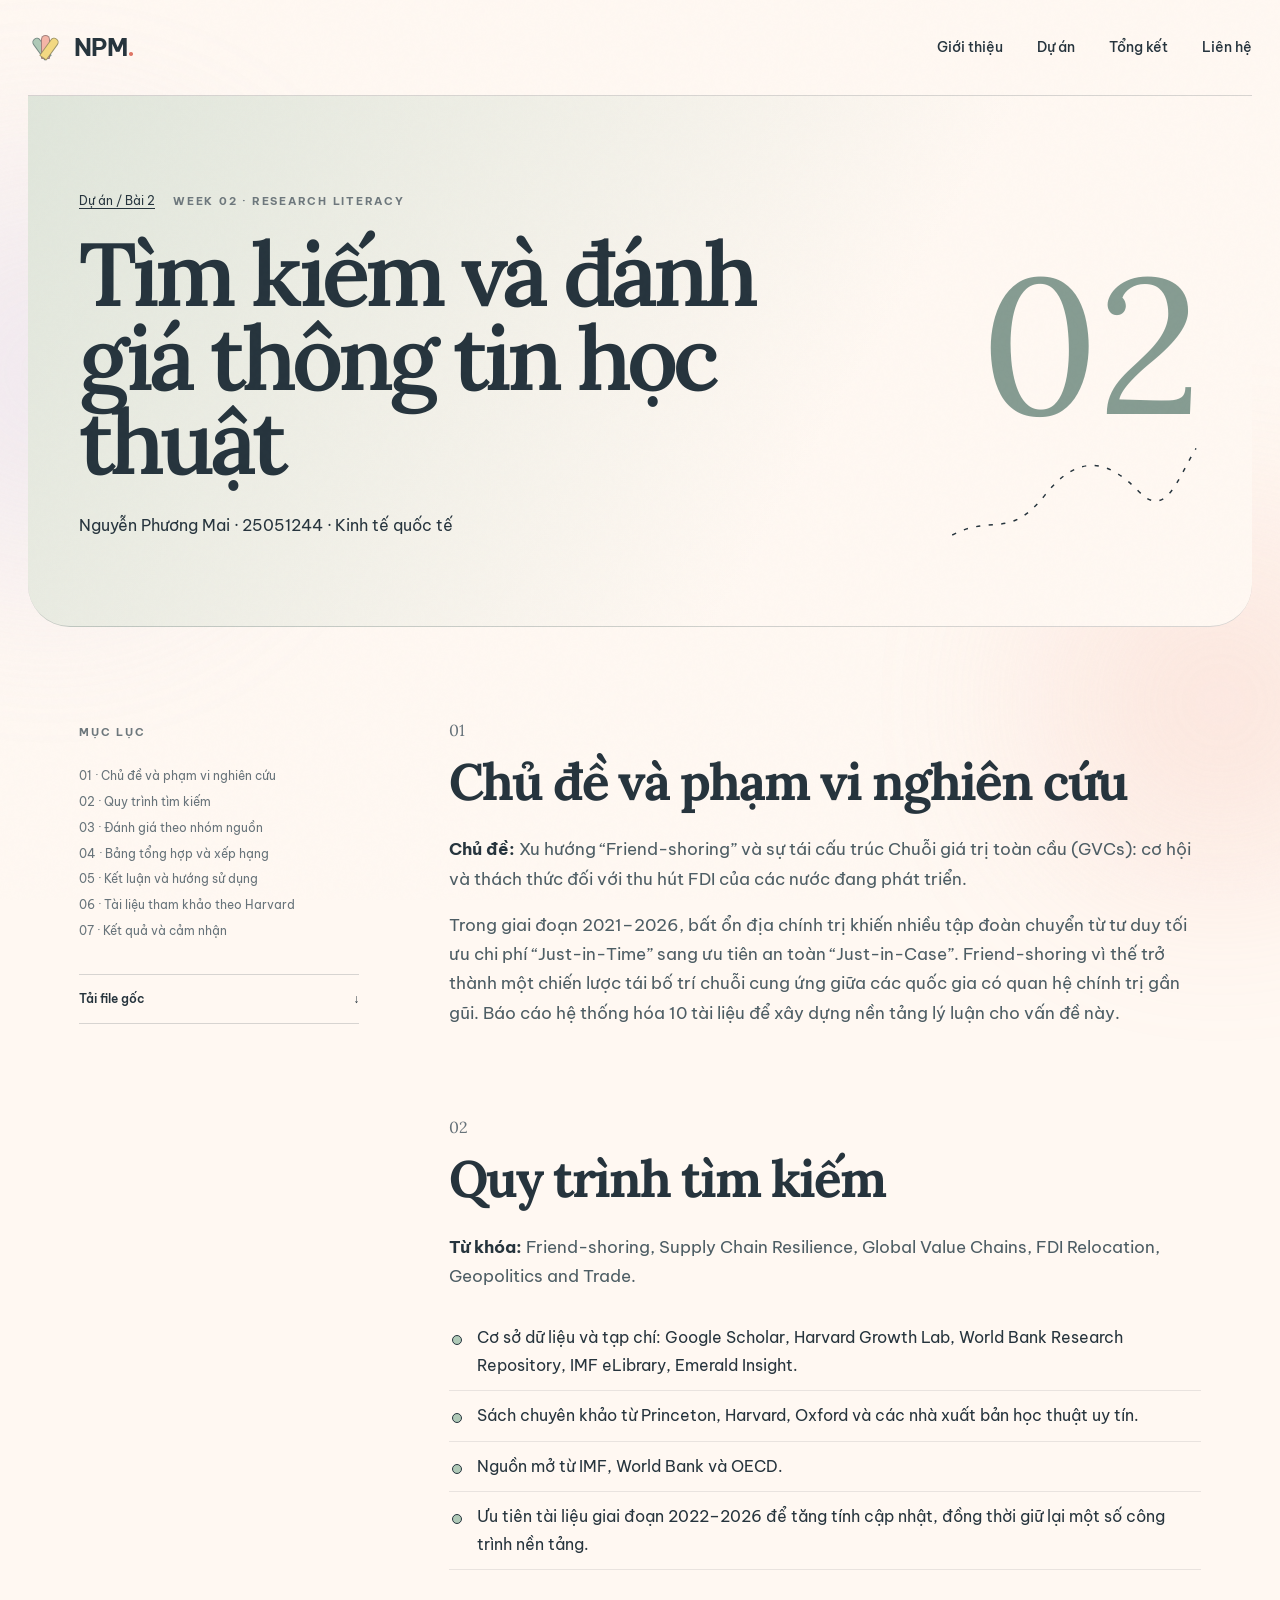
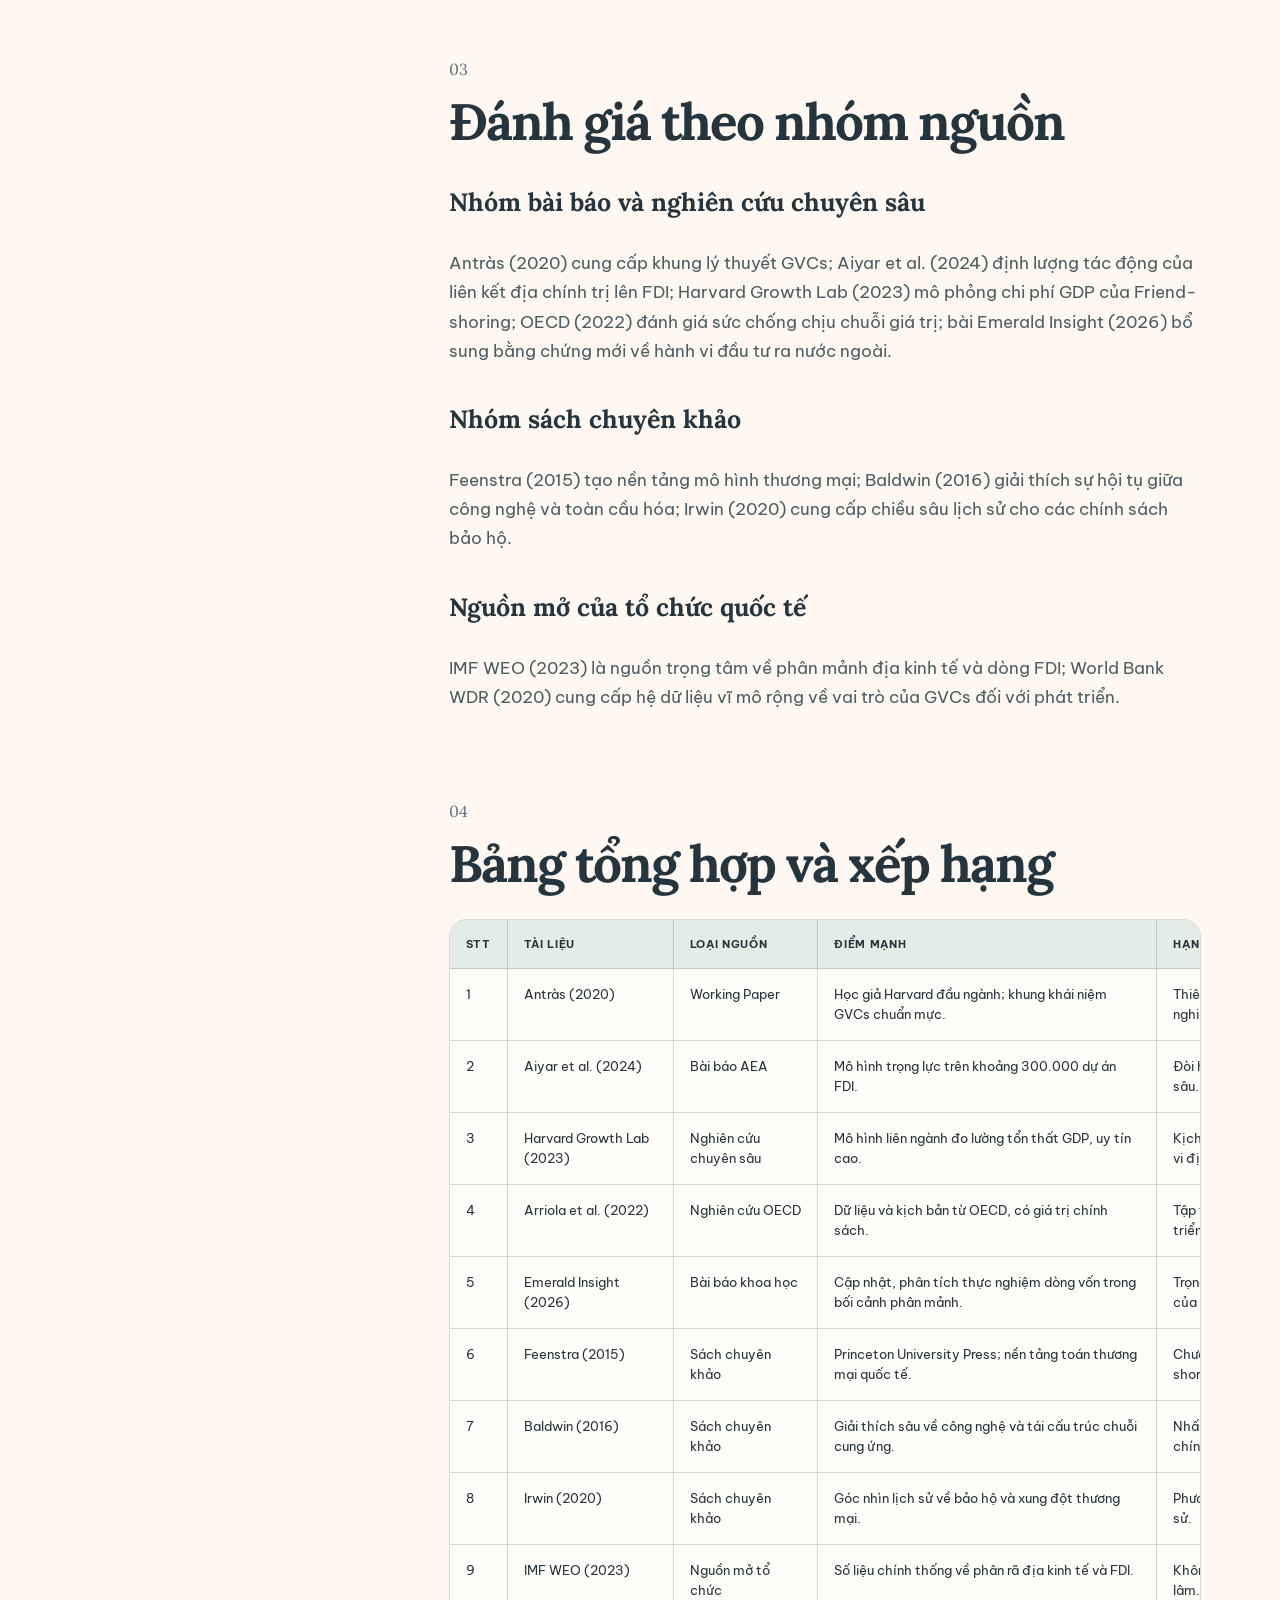
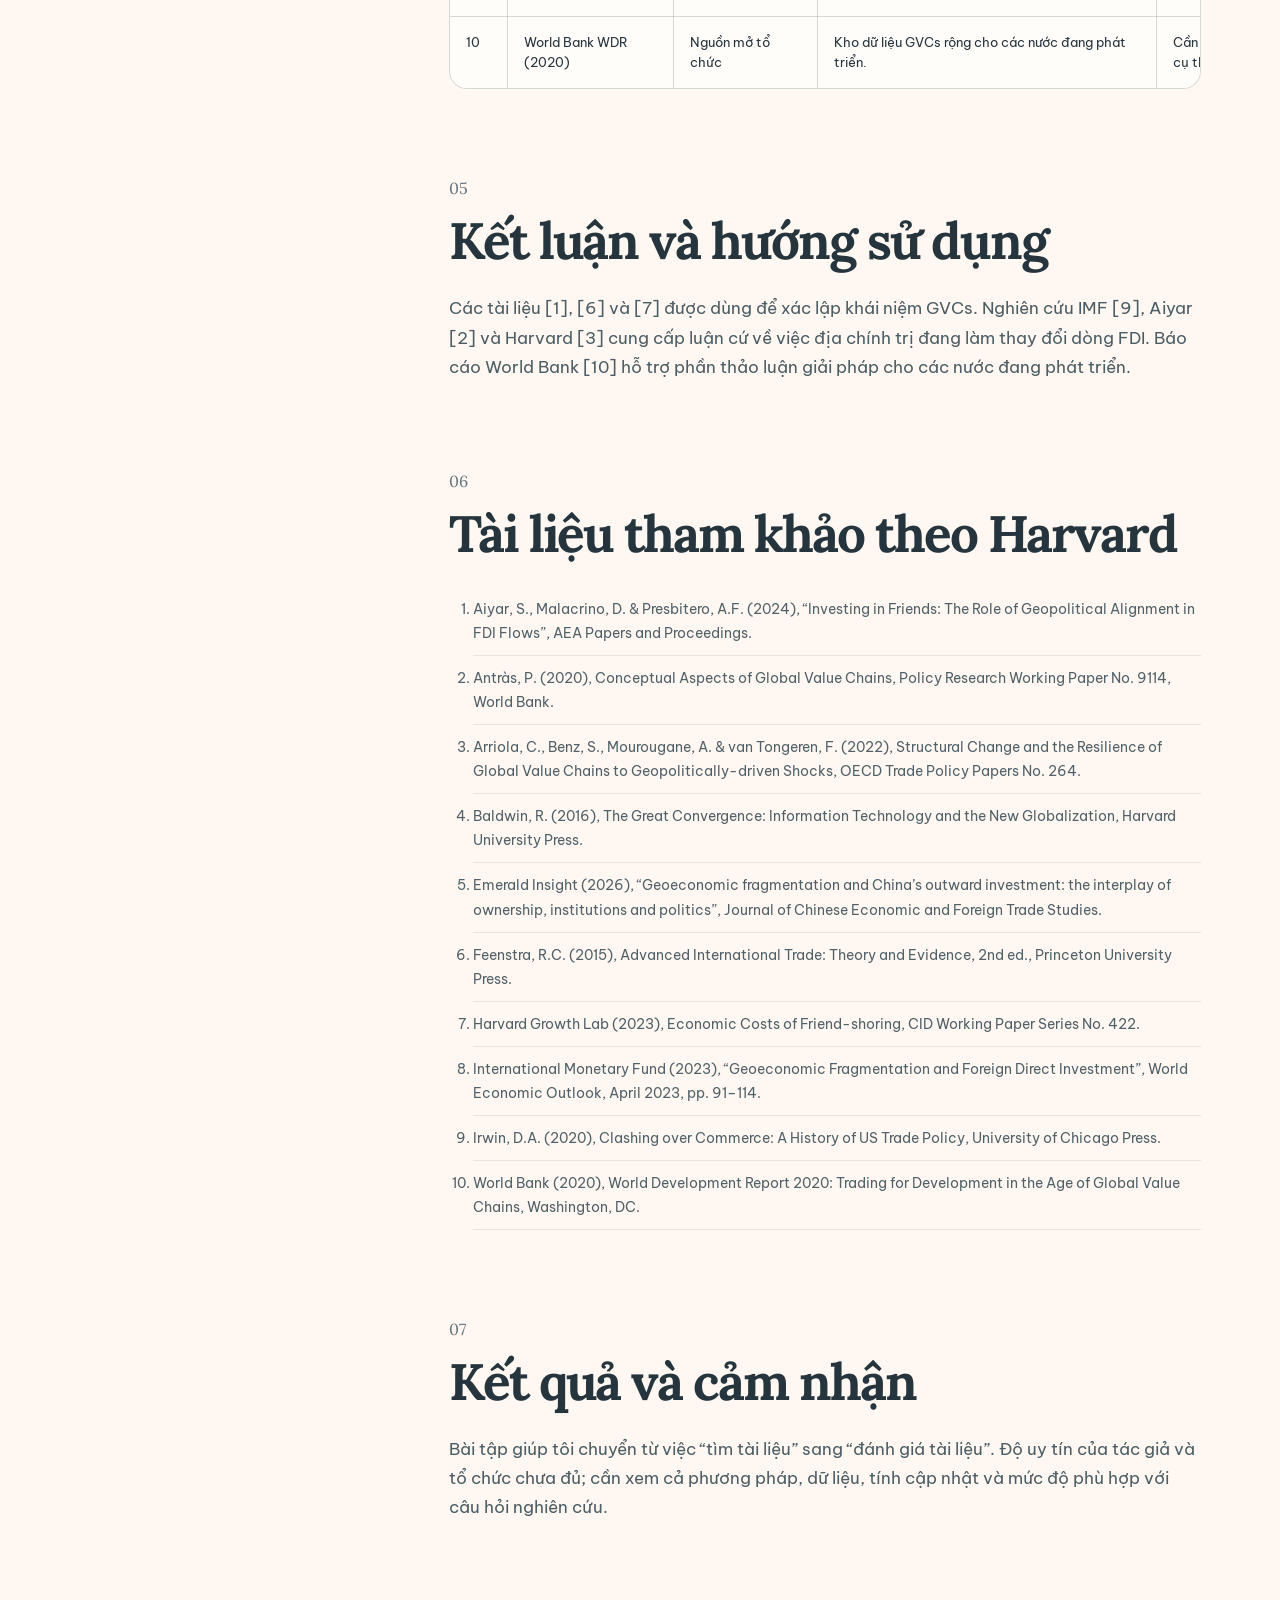
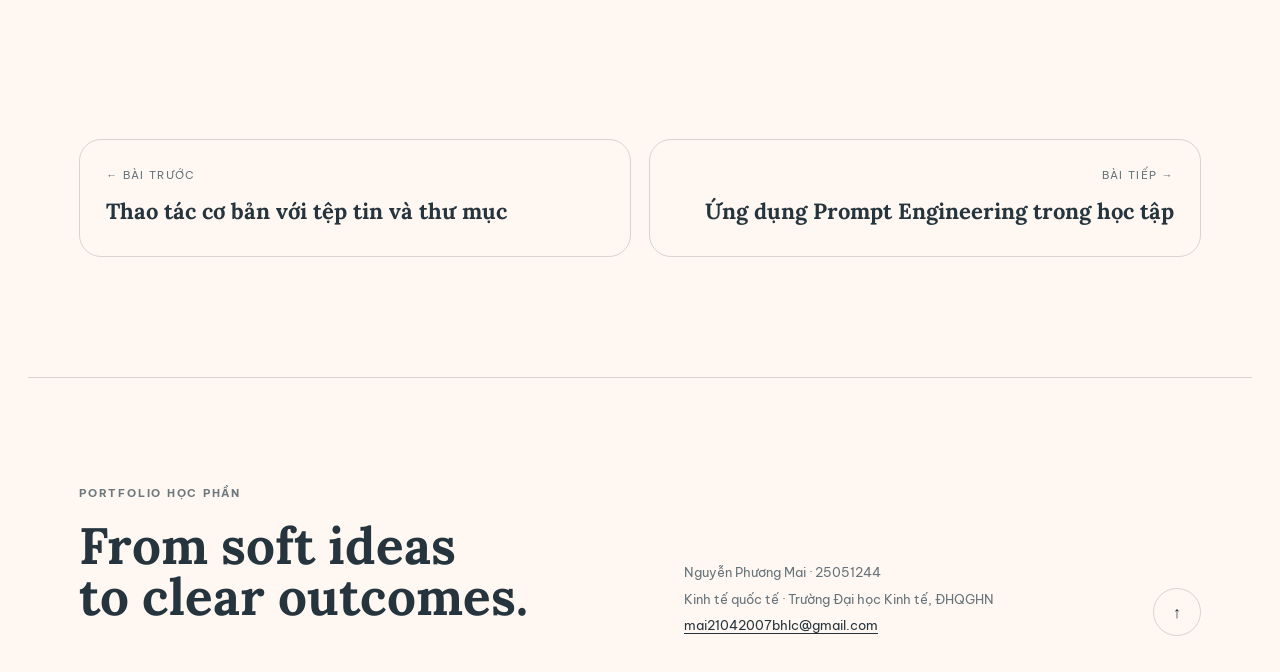
<file: projects/week-2.html>
<!doctype html>
<html lang="vi">
<head>
  <meta charset="utf-8">
  <meta name="viewport" content="width=device-width, initial-scale=1">
  <meta name="description" content="Tìm kiếm và đánh giá thông tin học thuật">
  <meta name="theme-color" content="#fff8f2">
  <title>Tìm kiếm và đánh giá thông tin học thuật · Nguyễn Phương Mai · Portfolio CNS & AI</title>
  <link rel="stylesheet" href="../assets/css/style.css">
  <script defer src="../assets/js/main.js"></script>
</head>
<body id="top">
  <a class="skip-link" href="#main">Bỏ qua điều hướng</a>
  <div class="grain" aria-hidden="true"></div>
  <div class="ambient ambient-a" aria-hidden="true"></div><div class="ambient ambient-b" aria-hidden="true"></div>
  <div class="page-shell">
    
<nav class="site-nav" aria-label="Điều hướng chính">
  <a class="brand" href="../index.html" aria-label="Trang chủ Nguyễn Phương Mai">
    <span class="brand-mark" aria-hidden="true"><span></span><span></span><span></span></span>
    <span>NPM<span class="brand-dot">.</span></span>
  </a>
  <button class="nav-toggle" aria-expanded="false" aria-controls="nav-links"><span></span><span></span></button>
  <div class="nav-links" id="nav-links">
    <a href="../about.html">Giới thiệu</a>
    <a href="../projects.html">Dự án</a>
    <a href="../reflection.html">Tổng kết</a>
    <a href="../contact.html">Liên hệ</a>
  </div>
</nav>
    <main id="main">
    <section class="project-detail-hero" style="--project-accent:#AFC9B7">
      <div class="reveal"><a class="breadcrumb" href="../projects.html">Dự án / Bài 2</a><span class="eyebrow">Week 02 · Research literacy</span><h1>Tìm kiếm và đánh giá thông tin học thuật</h1><p>Nguyễn Phương Mai · 25051244 · Kinh tế quốc tế</p></div>
      <div class="project-hero-number reveal">02<svg viewBox="0 0 240 110" aria-hidden="true"><path d="M4 90 C42 70 58 95 92 52 S155 22 181 49 S218 35 235 8"/></svg></div>
    </section>
    <div class="report-layout">
      <aside class="report-aside"><span class="eyebrow">Mục lục</span><nav class="toc"></nav><a class="source-download" href="../assets/docs/Tuan-2-Tim-kiem-danh-gia-tai-lieu.docx" download>Tải file gốc <span>↓</span></a></aside>
      <article class="report-content"><section class="report-section reveal"><span class="section-no">01</span><h2>Chủ đề và phạm vi nghiên cứu</h2><p><strong>Chủ đề:</strong> Xu hướng “Friend-shoring” và sự tái cấu trúc Chuỗi giá trị toàn cầu (GVCs): cơ hội và thách thức đối với thu hút FDI của các nước đang phát triển.</p><p>Trong giai đoạn 2021–2026, bất ổn địa chính trị khiến nhiều tập đoàn chuyển từ tư duy tối ưu chi phí “Just-in-Time” sang ưu tiên an toàn “Just-in-Case”. Friend-shoring vì thế trở thành một chiến lược tái bố trí chuỗi cung ứng giữa các quốc gia có quan hệ chính trị gần gũi. Báo cáo hệ thống hóa 10 tài liệu để xây dựng nền tảng lý luận cho vấn đề này.</p></section><section class="report-section reveal"><span class="section-no">02</span><h2>Quy trình tìm kiếm</h2><p><strong>Từ khóa:</strong> Friend-shoring, Supply Chain Resilience, Global Value Chains, FDI Relocation, Geopolitics and Trade.</p><ul class="clean-list"><li>Cơ sở dữ liệu và tạp chí: Google Scholar, Harvard Growth Lab, World Bank Research Repository, IMF eLibrary, Emerald Insight.</li><li>Sách chuyên khảo từ Princeton, Harvard, Oxford và các nhà xuất bản học thuật uy tín.</li><li>Nguồn mở từ IMF, World Bank và OECD.</li><li>Ưu tiên tài liệu giai đoạn 2022–2026 để tăng tính cập nhật, đồng thời giữ lại một số công trình nền tảng.</li></ul></section><section class="report-section reveal"><span class="section-no">03</span><h2>Đánh giá theo nhóm nguồn</h2><h3>Nhóm bài báo và nghiên cứu chuyên sâu</h3><p>Antràs (2020) cung cấp khung lý thuyết GVCs; Aiyar et al. (2024) định lượng tác động của liên kết địa chính trị lên FDI; Harvard Growth Lab (2023) mô phỏng chi phí GDP của Friend-shoring; OECD (2022) đánh giá sức chống chịu chuỗi giá trị; bài Emerald Insight (2026) bổ sung bằng chứng mới về hành vi đầu tư ra nước ngoài.</p><h3>Nhóm sách chuyên khảo</h3><p>Feenstra (2015) tạo nền tảng mô hình thương mại; Baldwin (2016) giải thích sự hội tụ giữa công nghệ và toàn cầu hóa; Irwin (2020) cung cấp chiều sâu lịch sử cho các chính sách bảo hộ.</p><h3>Nguồn mở của tổ chức quốc tế</h3><p>IMF WEO (2023) là nguồn trọng tâm về phân mảnh địa kinh tế và dòng FDI; World Bank WDR (2020) cung cấp hệ dữ liệu vĩ mô rộng về vai trò của GVCs đối với phát triển.</p></section><section class="report-section reveal"><span class="section-no">04</span><h2>Bảng tổng hợp và xếp hạng</h2><div class="table-wrap wide-table"><table><thead><tr><th scope="col">STT</th><th scope="col">Tài liệu</th><th scope="col">Loại nguồn</th><th scope="col">Điểm mạnh</th><th scope="col">Hạn chế</th><th scope="col">Độ tin cậy</th></tr></thead><tbody><tr><td>1</td><td>Antràs (2020)</td><td>Working Paper</td><td>Học giả Harvard đầu ngành; khung khái niệm GVCs chuẩn mực.</td><td>Thiên về lý thuyết, ít dữ liệu thực nghiệm mới.</td><td>Hạng 1 · Rất cao</td></tr><tr><td>2</td><td>Aiyar et al. (2024)</td><td>Bài báo AEA</td><td>Mô hình trọng lực trên khoảng 300.000 dự án FDI.</td><td>Đòi hỏi nền tảng kinh tế lượng để đọc sâu.</td><td>Hạng 1 · Rất cao</td></tr><tr><td>3</td><td>Harvard Growth Lab (2023)</td><td>Nghiên cứu chuyên sâu</td><td>Mô hình liên ngành đo lường tổn thất GDP, uy tín cao.</td><td>Kịch bản vĩ mô, khó áp dụng cho phạm vi địa phương hẹp.</td><td>Hạng 1 · Rất cao</td></tr><tr><td>4</td><td>Arriola et al. (2022)</td><td>Nghiên cứu OECD</td><td>Dữ liệu và kịch bản từ OECD, có giá trị chính sách.</td><td>Tập trung nhiều vào các nền kinh tế phát triển.</td><td>Hạng 1 · Rất cao</td></tr><tr><td>5</td><td>Emerald Insight (2026)</td><td>Bài báo khoa học</td><td>Cập nhật, phân tích thực nghiệm dòng vốn trong bối cảnh phân mảnh.</td><td>Trọng tâm chủ yếu là FDI ra nước ngoài của Trung Quốc.</td><td>Hạng 2 · Cao</td></tr><tr><td>6</td><td>Feenstra (2015)</td><td>Sách chuyên khảo</td><td>Princeton University Press; nền tảng toán thương mại quốc tế.</td><td>Chưa trực tiếp bàn về thuật ngữ Friend-shoring.</td><td>Hạng 1 · Rất cao</td></tr><tr><td>7</td><td>Baldwin (2016)</td><td>Sách chuyên khảo</td><td>Giải thích sâu về công nghệ và tái cấu trúc chuỗi cung ứng.</td><td>Nhấn mạnh công nghệ nhiều hơn địa chính trị.</td><td>Hạng 1 · Rất cao</td></tr><tr><td>8</td><td>Irwin (2020)</td><td>Sách chuyên khảo</td><td>Góc nhìn lịch sử về bảo hộ và xung đột thương mại.</td><td>Phương pháp chủ yếu định tính và lịch sử.</td><td>Hạng 1 · Rất cao</td></tr><tr><td>9</td><td>IMF WEO (2023)</td><td>Nguồn mở tổ chức</td><td>Số liệu chính thống về phân rã địa kinh tế và FDI.</td><td>Không phản biện kín như tạp chí hàn lâm.</td><td>Hạng 2 · Cao</td></tr><tr><td>10</td><td>World Bank WDR (2020)</td><td>Nguồn mở tổ chức</td><td>Kho dữ liệu GVCs rộng cho các nước đang phát triển.</td><td>Cần bổ sung số liệu nội địa để áp dụng cụ thể.</td><td>Hạng 2 · Cao</td></tr></tbody></table></div></section><section class="report-section reveal"><span class="section-no">05</span><h2>Kết luận và hướng sử dụng</h2><p>Các tài liệu [1], [6] và [7] được dùng để xác lập khái niệm GVCs. Nghiên cứu IMF [9], Aiyar [2] và Harvard [3] cung cấp luận cứ về việc địa chính trị đang làm thay đổi dòng FDI. Báo cáo World Bank [10] hỗ trợ phần thảo luận giải pháp cho các nước đang phát triển.</p></section><section class="report-section reveal"><span class="section-no">06</span><h2>Tài liệu tham khảo theo Harvard</h2><ol class="reference-list"><li>Aiyar, S., Malacrino, D. & Presbitero, A.F. (2024), “Investing in Friends: The Role of Geopolitical Alignment in FDI Flows”, AEA Papers and Proceedings.</li><li>Antràs, P. (2020), Conceptual Aspects of Global Value Chains, Policy Research Working Paper No. 9114, World Bank.</li><li>Arriola, C., Benz, S., Mourougane, A. & van Tongeren, F. (2022), Structural Change and the Resilience of Global Value Chains to Geopolitically-driven Shocks, OECD Trade Policy Papers No. 264.</li><li>Baldwin, R. (2016), The Great Convergence: Information Technology and the New Globalization, Harvard University Press.</li><li>Emerald Insight (2026), “Geoeconomic fragmentation and China’s outward investment: the interplay of ownership, institutions and politics”, Journal of Chinese Economic and Foreign Trade Studies.</li><li>Feenstra, R.C. (2015), Advanced International Trade: Theory and Evidence, 2nd ed., Princeton University Press.</li><li>Harvard Growth Lab (2023), Economic Costs of Friend-shoring, CID Working Paper Series No. 422.</li><li>International Monetary Fund (2023), “Geoeconomic Fragmentation and Foreign Direct Investment”, World Economic Outlook, April 2023, pp. 91–114.</li><li>Irwin, D.A. (2020), Clashing over Commerce: A History of US Trade Policy, University of Chicago Press.</li><li>World Bank (2020), World Development Report 2020: Trading for Development in the Age of Global Value Chains, Washington, DC.</li></ol></section><section class="report-section reveal"><span class="section-no">07</span><h2>Kết quả và cảm nhận</h2><p>Bài tập giúp tôi chuyển từ việc “tìm tài liệu” sang “đánh giá tài liệu”. Độ uy tín của tác giả và tổ chức chưa đủ; cần xem cả phương pháp, dữ liệu, tính cập nhật và mức độ phù hợp với câu hỏi nghiên cứu.</p></section></article>
    </div>
    <nav class="project-pagination"><a href="week-1.html"><span>← Bài trước</span><b>Thao tác cơ bản với tệp tin và thư mục</b></a><a href="week-3.html"><span>Bài tiếp →</span><b>Ứng dụng Prompt Engineering trong học tập</b></a></nav>
    </main>
    
<footer class="site-footer">
  <div><span class="eyebrow">Portfolio học phần</span><h2>From soft ideas<br>to clear outcomes.</h2></div>
  <div class="footer-meta"><p>Nguyễn Phương Mai · 25051244</p><p>Kinh tế quốc tế · Trường Đại học Kinh tế, ĐHQGHN</p><a href="mailto:mai21042007bhlc@gmail.com">mai21042007bhlc@gmail.com</a></div>
  <a class="back-top" href="#top" aria-label="Lên đầu trang">↑</a>
</footer>
  </div>
  <dialog class="lightbox" aria-label="Xem ảnh minh chứng"><button class="lightbox-close" aria-label="Đóng">×</button><img alt=""><p></p></dialog>
</body>
</html>
</file>
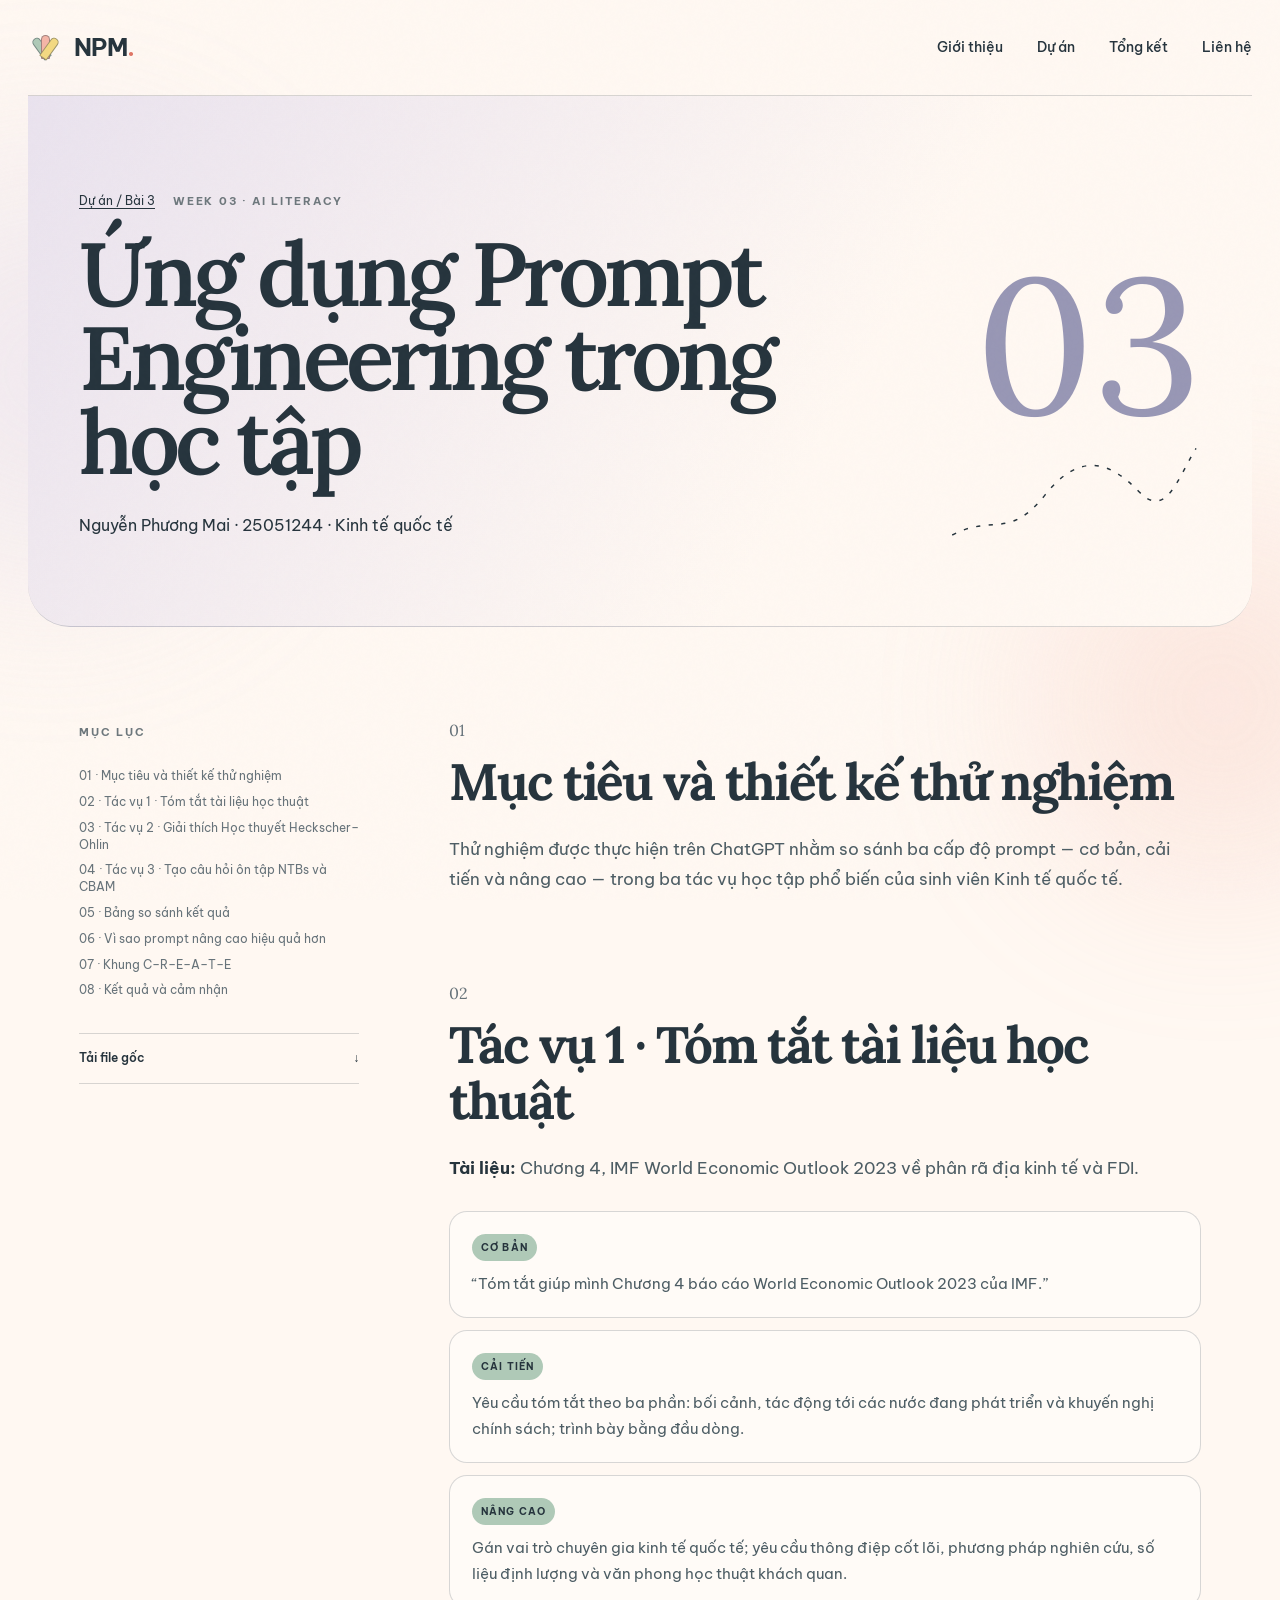
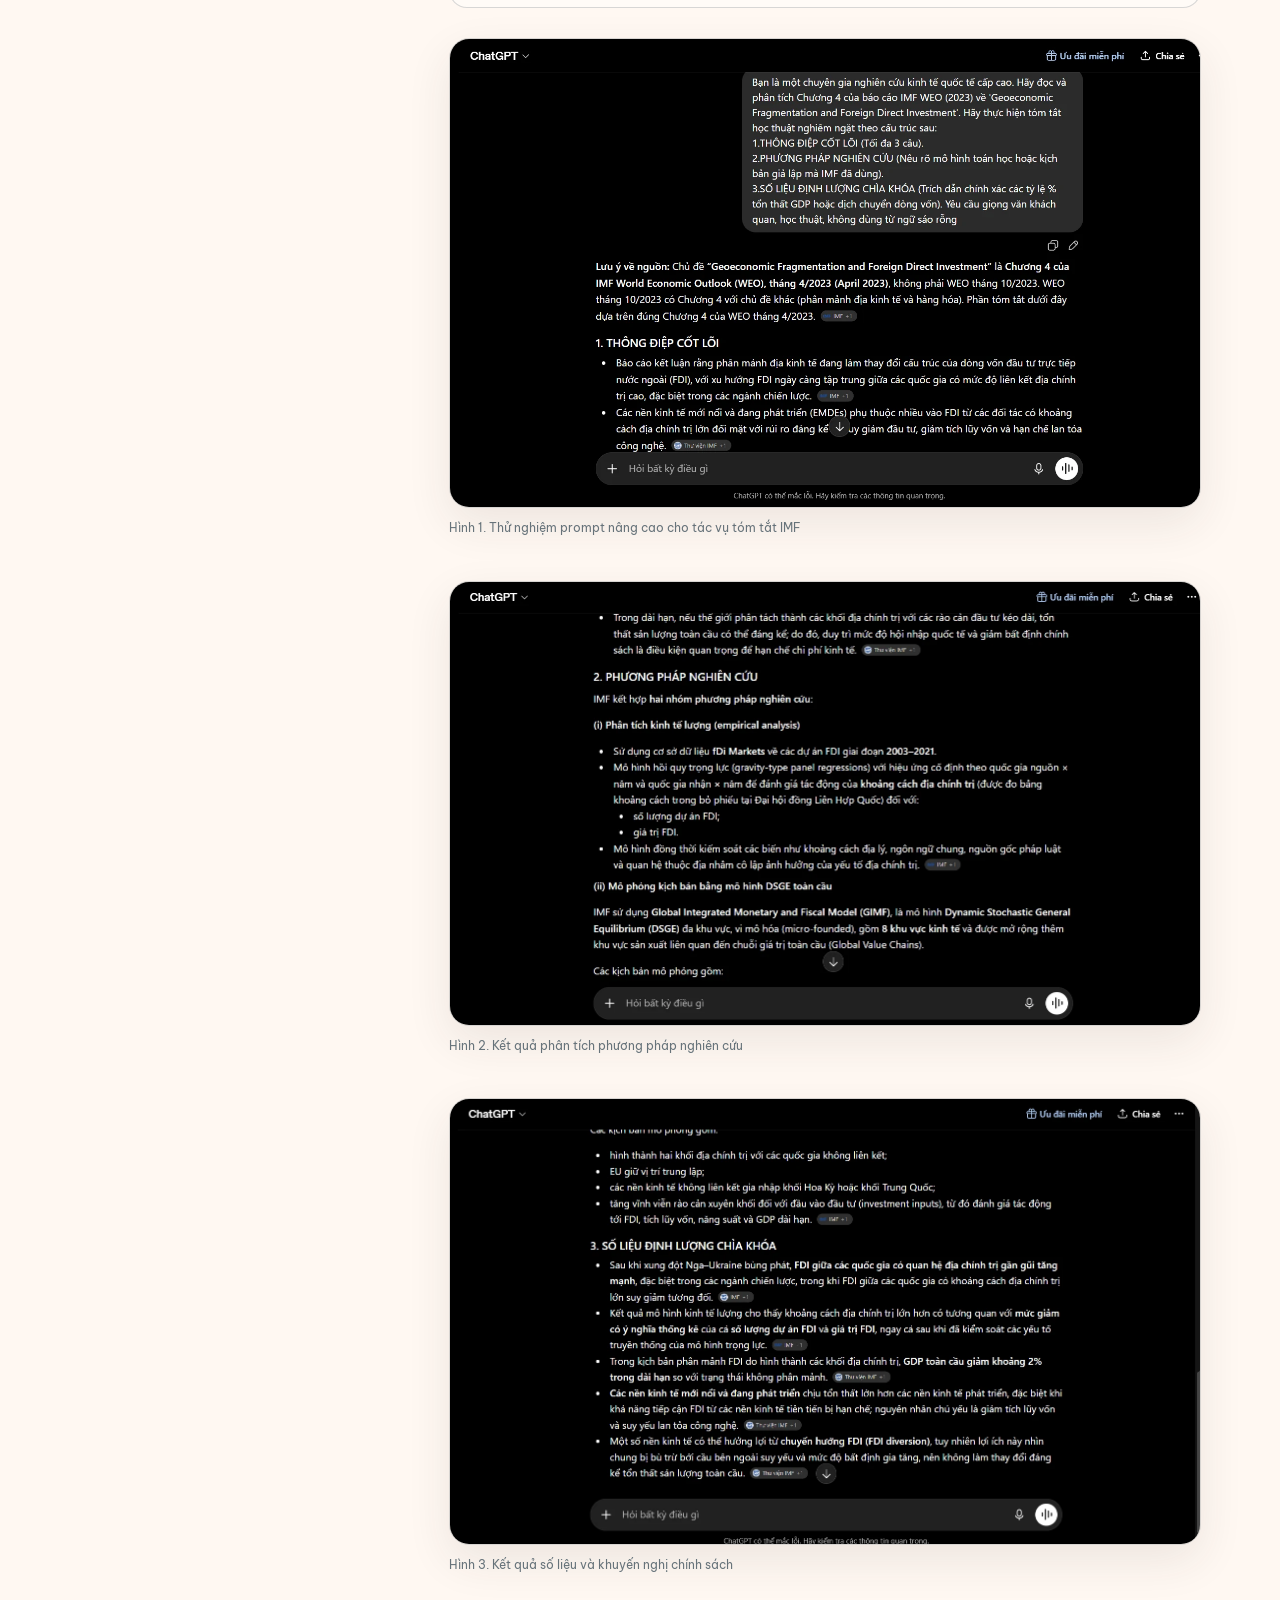
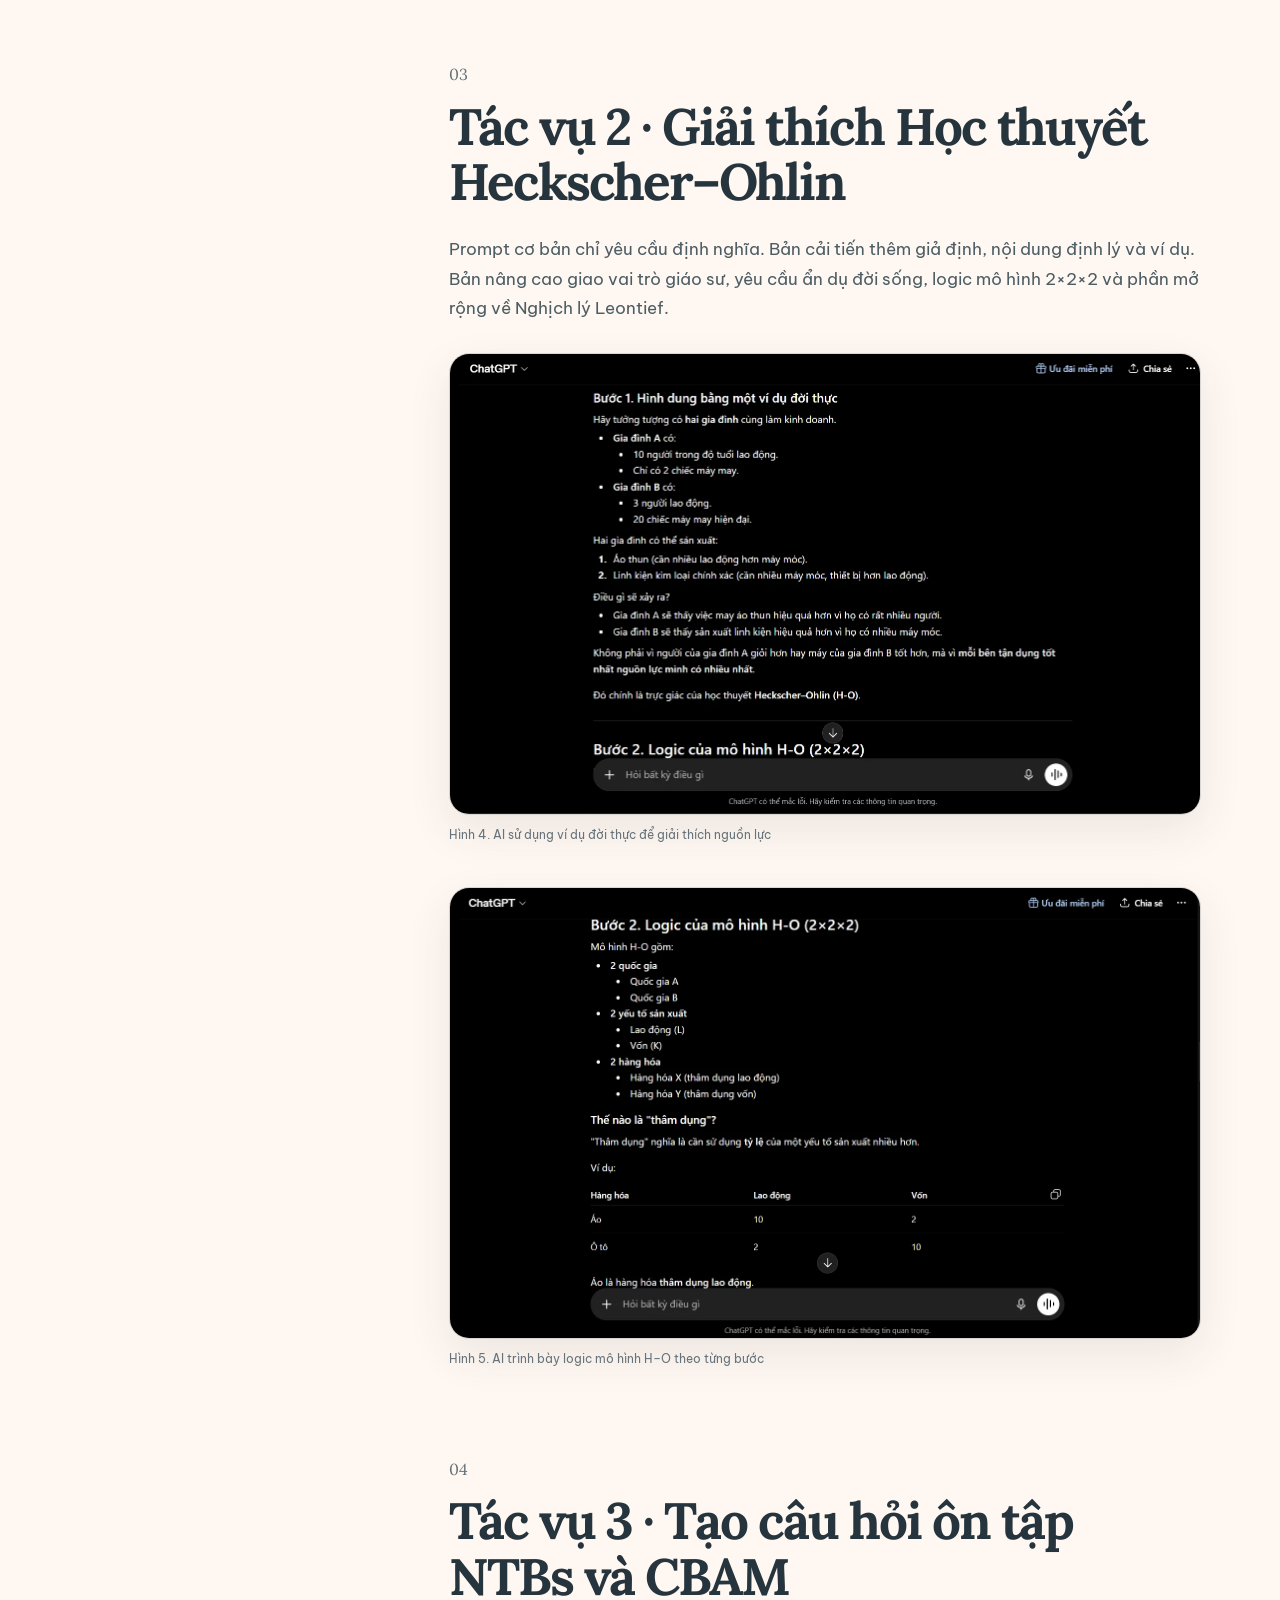
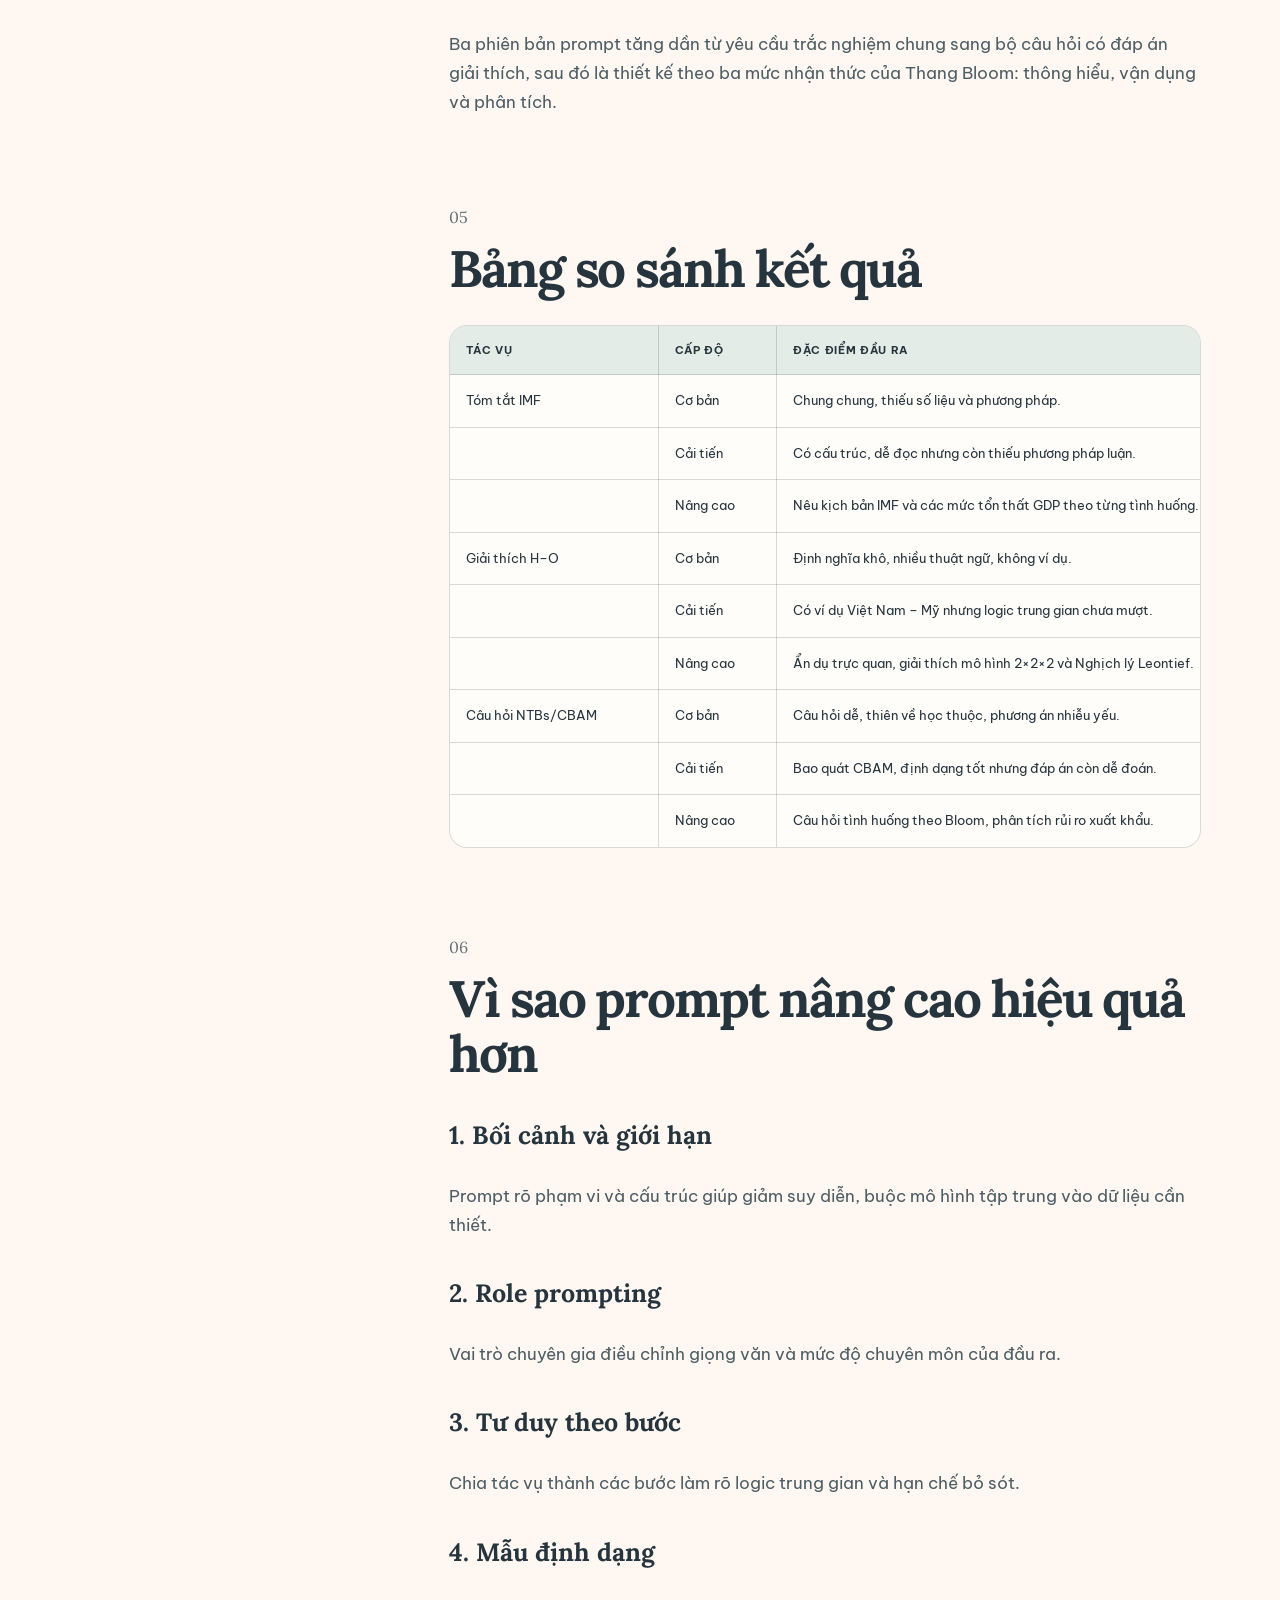
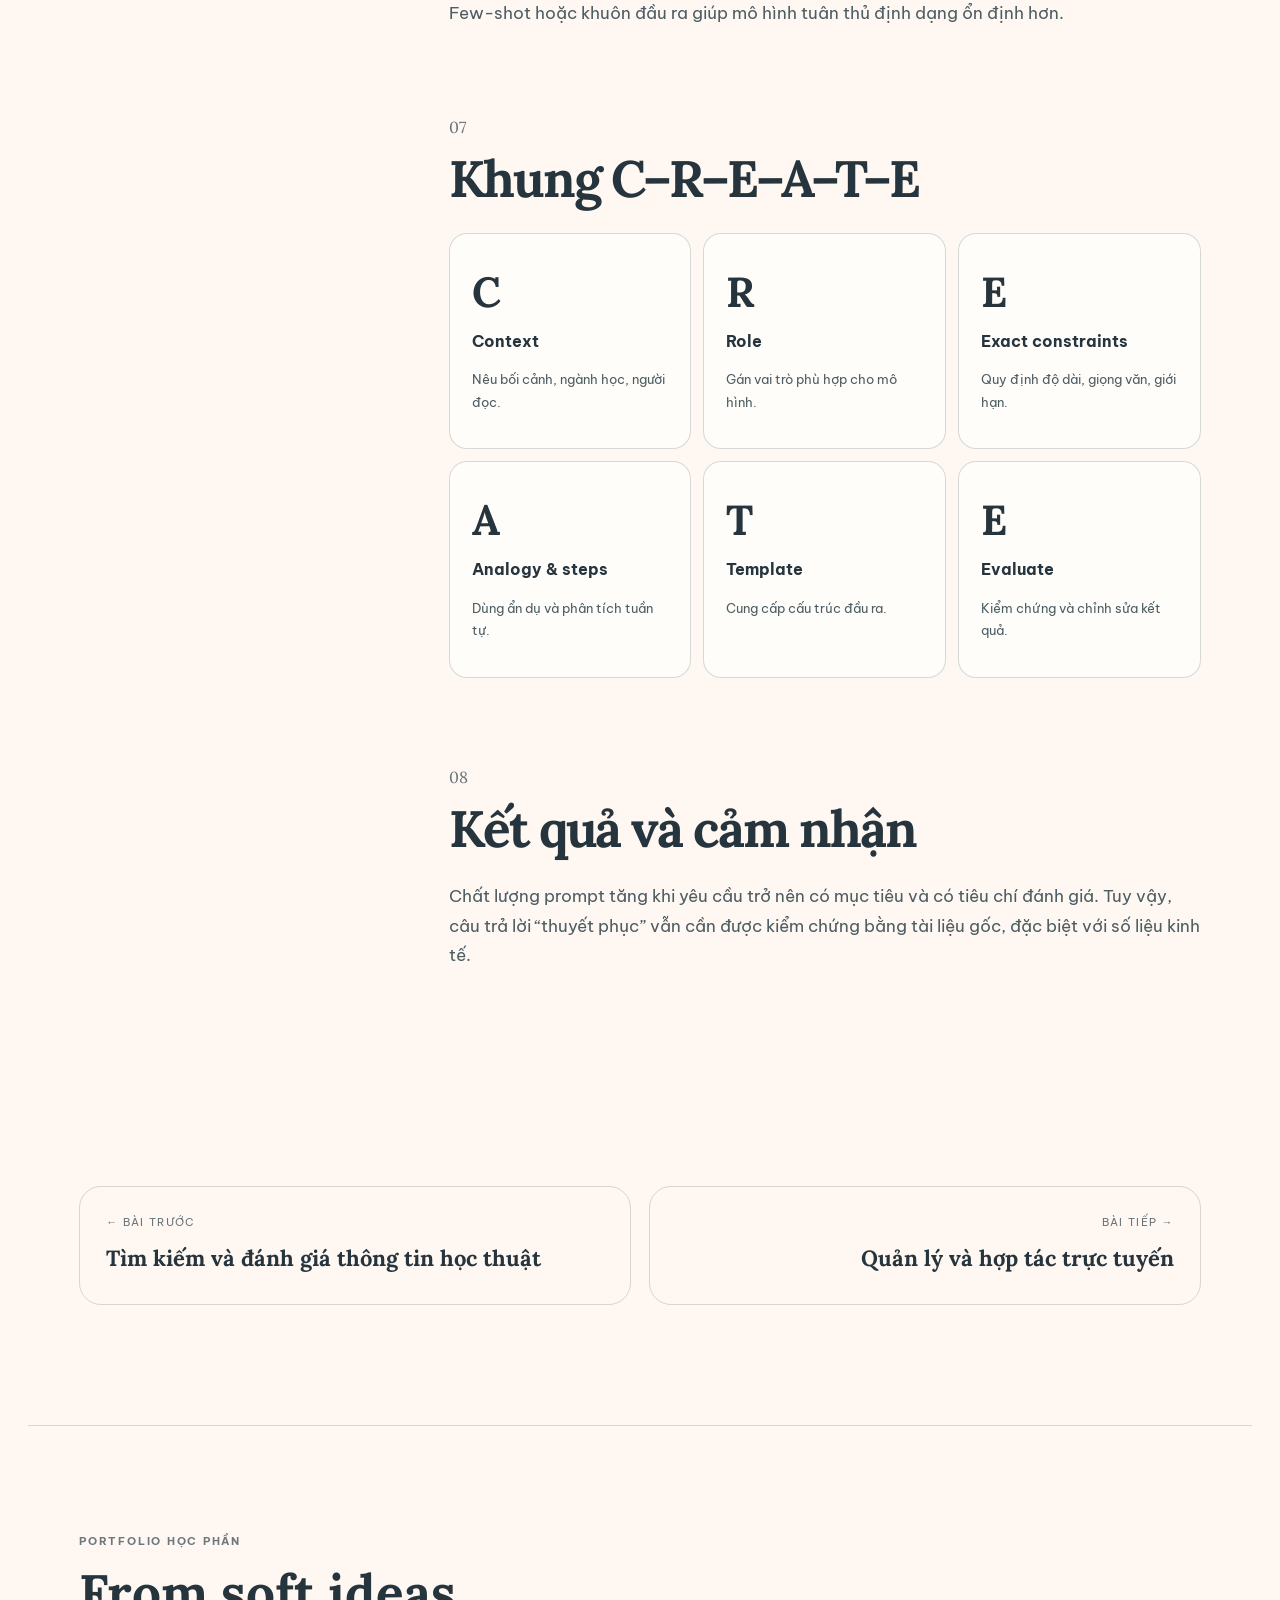
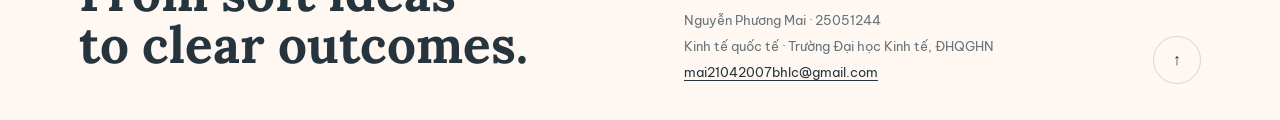
<file: projects/week-3.html>
<!doctype html>
<html lang="vi">
<head>
  <meta charset="utf-8">
  <meta name="viewport" content="width=device-width, initial-scale=1">
  <meta name="description" content="Ứng dụng Prompt Engineering trong học tập">
  <meta name="theme-color" content="#fff8f2">
  <title>Ứng dụng Prompt Engineering trong học tập · Nguyễn Phương Mai · Portfolio CNS & AI</title>
  <link rel="stylesheet" href="../assets/css/style.css">
  <script defer src="../assets/js/main.js"></script>
</head>
<body id="top">
  <a class="skip-link" href="#main">Bỏ qua điều hướng</a>
  <div class="grain" aria-hidden="true"></div>
  <div class="ambient ambient-a" aria-hidden="true"></div><div class="ambient ambient-b" aria-hidden="true"></div>
  <div class="page-shell">
    
<nav class="site-nav" aria-label="Điều hướng chính">
  <a class="brand" href="../index.html" aria-label="Trang chủ Nguyễn Phương Mai">
    <span class="brand-mark" aria-hidden="true"><span></span><span></span><span></span></span>
    <span>NPM<span class="brand-dot">.</span></span>
  </a>
  <button class="nav-toggle" aria-expanded="false" aria-controls="nav-links"><span></span><span></span></button>
  <div class="nav-links" id="nav-links">
    <a href="../about.html">Giới thiệu</a>
    <a href="../projects.html">Dự án</a>
    <a href="../reflection.html">Tổng kết</a>
    <a href="../contact.html">Liên hệ</a>
  </div>
</nav>
    <main id="main">
    <section class="project-detail-hero" style="--project-accent:#C9C2E8">
      <div class="reveal"><a class="breadcrumb" href="../projects.html">Dự án / Bài 3</a><span class="eyebrow">Week 03 · AI literacy</span><h1>Ứng dụng Prompt Engineering trong học tập</h1><p>Nguyễn Phương Mai · 25051244 · Kinh tế quốc tế</p></div>
      <div class="project-hero-number reveal">03<svg viewBox="0 0 240 110" aria-hidden="true"><path d="M4 90 C42 70 58 95 92 52 S155 22 181 49 S218 35 235 8"/></svg></div>
    </section>
    <div class="report-layout">
      <aside class="report-aside"><span class="eyebrow">Mục lục</span><nav class="toc"></nav><a class="source-download" href="../assets/docs/Tuan-3-Prompt-Engineering.docx" download>Tải file gốc <span>↓</span></a></aside>
      <article class="report-content"><section class="report-section reveal"><span class="section-no">01</span><h2>Mục tiêu và thiết kế thử nghiệm</h2><p>Thử nghiệm được thực hiện trên ChatGPT nhằm so sánh ba cấp độ prompt — cơ bản, cải tiến và nâng cao — trong ba tác vụ học tập phổ biến của sinh viên Kinh tế quốc tế.</p></section><section class="report-section reveal"><span class="section-no">02</span><h2>Tác vụ 1 · Tóm tắt tài liệu học thuật</h2><p><strong>Tài liệu:</strong> Chương 4, IMF World Economic Outlook 2023 về phân rã địa kinh tế và FDI.</p><div class="prompt-stack"><div><span>Cơ bản</span><p>“Tóm tắt giúp mình Chương 4 báo cáo World Economic Outlook 2023 của IMF.”</p></div><div><span>Cải tiến</span><p>Yêu cầu tóm tắt theo ba phần: bối cảnh, tác động tới các nước đang phát triển và khuyến nghị chính sách; trình bày bằng đầu dòng.</p></div><div><span>Nâng cao</span><p>Gán vai trò chuyên gia kinh tế quốc tế; yêu cầu thông điệp cốt lõi, phương pháp nghiên cứu, số liệu định lượng và văn phong học thuật khách quan.</p></div></div><figure class="evidence reveal"><button class="image-open" type="button" data-full="../assets/images/week-3/image1.webp" data-caption="Hình 1. Thử nghiệm prompt nâng cao cho tác vụ tóm tắt IMF"><img loading="lazy" src="../assets/images/week-3/image1.webp" alt="Hình 1. Thử nghiệm prompt nâng cao cho tác vụ tóm tắt IMF"></button><figcaption>Hình 1. Thử nghiệm prompt nâng cao cho tác vụ tóm tắt IMF</figcaption></figure><figure class="evidence reveal"><button class="image-open" type="button" data-full="../assets/images/week-3/image2.webp" data-caption="Hình 2. Kết quả phân tích phương pháp nghiên cứu"><img loading="lazy" src="../assets/images/week-3/image2.webp" alt="Hình 2. Kết quả phân tích phương pháp nghiên cứu"></button><figcaption>Hình 2. Kết quả phân tích phương pháp nghiên cứu</figcaption></figure><figure class="evidence reveal"><button class="image-open" type="button" data-full="../assets/images/week-3/image3.webp" data-caption="Hình 3. Kết quả số liệu và khuyến nghị chính sách"><img loading="lazy" src="../assets/images/week-3/image3.webp" alt="Hình 3. Kết quả số liệu và khuyến nghị chính sách"></button><figcaption>Hình 3. Kết quả số liệu và khuyến nghị chính sách</figcaption></figure></section><section class="report-section reveal"><span class="section-no">03</span><h2>Tác vụ 2 · Giải thích Học thuyết Heckscher–Ohlin</h2><p>Prompt cơ bản chỉ yêu cầu định nghĩa. Bản cải tiến thêm giả định, nội dung định lý và ví dụ. Bản nâng cao giao vai trò giáo sư, yêu cầu ẩn dụ đời sống, logic mô hình 2×2×2 và phần mở rộng về Nghịch lý Leontief.</p><figure class="evidence reveal"><button class="image-open" type="button" data-full="../assets/images/week-3/image4.webp" data-caption="Hình 4. AI sử dụng ví dụ đời thực để giải thích nguồn lực"><img loading="lazy" src="../assets/images/week-3/image4.webp" alt="Hình 4. AI sử dụng ví dụ đời thực để giải thích nguồn lực"></button><figcaption>Hình 4. AI sử dụng ví dụ đời thực để giải thích nguồn lực</figcaption></figure><figure class="evidence reveal"><button class="image-open" type="button" data-full="../assets/images/week-3/image5.webp" data-caption="Hình 5. AI trình bày logic mô hình H–O theo từng bước"><img loading="lazy" src="../assets/images/week-3/image5.webp" alt="Hình 5. AI trình bày logic mô hình H–O theo từng bước"></button><figcaption>Hình 5. AI trình bày logic mô hình H–O theo từng bước</figcaption></figure></section><section class="report-section reveal"><span class="section-no">04</span><h2>Tác vụ 3 · Tạo câu hỏi ôn tập NTBs và CBAM</h2><p>Ba phiên bản prompt tăng dần từ yêu cầu trắc nghiệm chung sang bộ câu hỏi có đáp án giải thích, sau đó là thiết kế theo ba mức nhận thức của Thang Bloom: thông hiểu, vận dụng và phân tích.</p></section><section class="report-section reveal"><span class="section-no">05</span><h2>Bảng so sánh kết quả</h2><div class="table-wrap wide-table"><table><thead><tr><th scope="col">Tác vụ</th><th scope="col">Cấp độ</th><th scope="col">Đặc điểm đầu ra</th><th scope="col">Phản hồi</th><th scope="col">Điểm</th></tr></thead><tbody><tr><td>Tóm tắt IMF</td><td>Cơ bản</td><td>Chung chung, thiếu số liệu và phương pháp.</td><td>~2 giây</td><td>4/10</td></tr><tr><td></td><td>Cải tiến</td><td>Có cấu trúc, dễ đọc nhưng còn thiếu phương pháp luận.</td><td>~3 giây</td><td>7/10</td></tr><tr><td></td><td>Nâng cao</td><td>Nêu kịch bản IMF và các mức tổn thất GDP theo từng tình huống.</td><td>~4,5 giây</td><td>9,5/10</td></tr><tr><td>Giải thích H–O</td><td>Cơ bản</td><td>Định nghĩa khô, nhiều thuật ngữ, không ví dụ.</td><td>~1,5 giây</td><td>5/10</td></tr><tr><td></td><td>Cải tiến</td><td>Có ví dụ Việt Nam – Mỹ nhưng logic trung gian chưa mượt.</td><td>~3 giây</td><td>7,5/10</td></tr><tr><td></td><td>Nâng cao</td><td>Ẩn dụ trực quan, giải thích mô hình 2×2×2 và Nghịch lý Leontief.</td><td>~5 giây</td><td>10/10</td></tr><tr><td>Câu hỏi NTBs/CBAM</td><td>Cơ bản</td><td>Câu hỏi dễ, thiên về học thuộc, phương án nhiễu yếu.</td><td>~2 giây</td><td>3/10</td></tr><tr><td></td><td>Cải tiến</td><td>Bao quát CBAM, định dạng tốt nhưng đáp án còn dễ đoán.</td><td>~3,5 giây</td><td>7/10</td></tr><tr><td></td><td>Nâng cao</td><td>Câu hỏi tình huống theo Bloom, phân tích rủi ro xuất khẩu.</td><td>~5,5 giây</td><td>9,5/10</td></tr></tbody></table></div></section><section class="report-section reveal"><span class="section-no">06</span><h2>Vì sao prompt nâng cao hiệu quả hơn</h2><h3>1. Bối cảnh và giới hạn</h3><p>Prompt rõ phạm vi và cấu trúc giúp giảm suy diễn, buộc mô hình tập trung vào dữ liệu cần thiết.</p><h3>2. Role prompting</h3><p>Vai trò chuyên gia điều chỉnh giọng văn và mức độ chuyên môn của đầu ra.</p><h3>3. Tư duy theo bước</h3><p>Chia tác vụ thành các bước làm rõ logic trung gian và hạn chế bỏ sót.</p><h3>4. Mẫu định dạng</h3><p>Few-shot hoặc khuôn đầu ra giúp mô hình tuân thủ định dạng ổn định hơn.</p></section><section class="report-section reveal"><span class="section-no">07</span><h2>Khung C–R–E–A–T–E</h2><div class="principle-grid"><div><b>C</b><span>Context</span><p>Nêu bối cảnh, ngành học, người đọc.</p></div><div><b>R</b><span>Role</span><p>Gán vai trò phù hợp cho mô hình.</p></div><div><b>E</b><span>Exact constraints</span><p>Quy định độ dài, giọng văn, giới hạn.</p></div><div><b>A</b><span>Analogy & steps</span><p>Dùng ẩn dụ và phân tích tuần tự.</p></div><div><b>T</b><span>Template</span><p>Cung cấp cấu trúc đầu ra.</p></div><div><b>E</b><span>Evaluate</span><p>Kiểm chứng và chỉnh sửa kết quả.</p></div></div></section><section class="report-section reveal"><span class="section-no">08</span><h2>Kết quả và cảm nhận</h2><p>Chất lượng prompt tăng khi yêu cầu trở nên có mục tiêu và có tiêu chí đánh giá. Tuy vậy, câu trả lời “thuyết phục” vẫn cần được kiểm chứng bằng tài liệu gốc, đặc biệt với số liệu kinh tế.</p></section></article>
    </div>
    <nav class="project-pagination"><a href="week-2.html"><span>← Bài trước</span><b>Tìm kiếm và đánh giá thông tin học thuật</b></a><a href="week-4.html"><span>Bài tiếp →</span><b>Quản lý và hợp tác trực tuyến</b></a></nav>
    </main>
    
<footer class="site-footer">
  <div><span class="eyebrow">Portfolio học phần</span><h2>From soft ideas<br>to clear outcomes.</h2></div>
  <div class="footer-meta"><p>Nguyễn Phương Mai · 25051244</p><p>Kinh tế quốc tế · Trường Đại học Kinh tế, ĐHQGHN</p><a href="mailto:mai21042007bhlc@gmail.com">mai21042007bhlc@gmail.com</a></div>
  <a class="back-top" href="#top" aria-label="Lên đầu trang">↑</a>
</footer>
  </div>
  <dialog class="lightbox" aria-label="Xem ảnh minh chứng"><button class="lightbox-close" aria-label="Đóng">×</button><img alt=""><p></p></dialog>
</body>
</html>
</file>
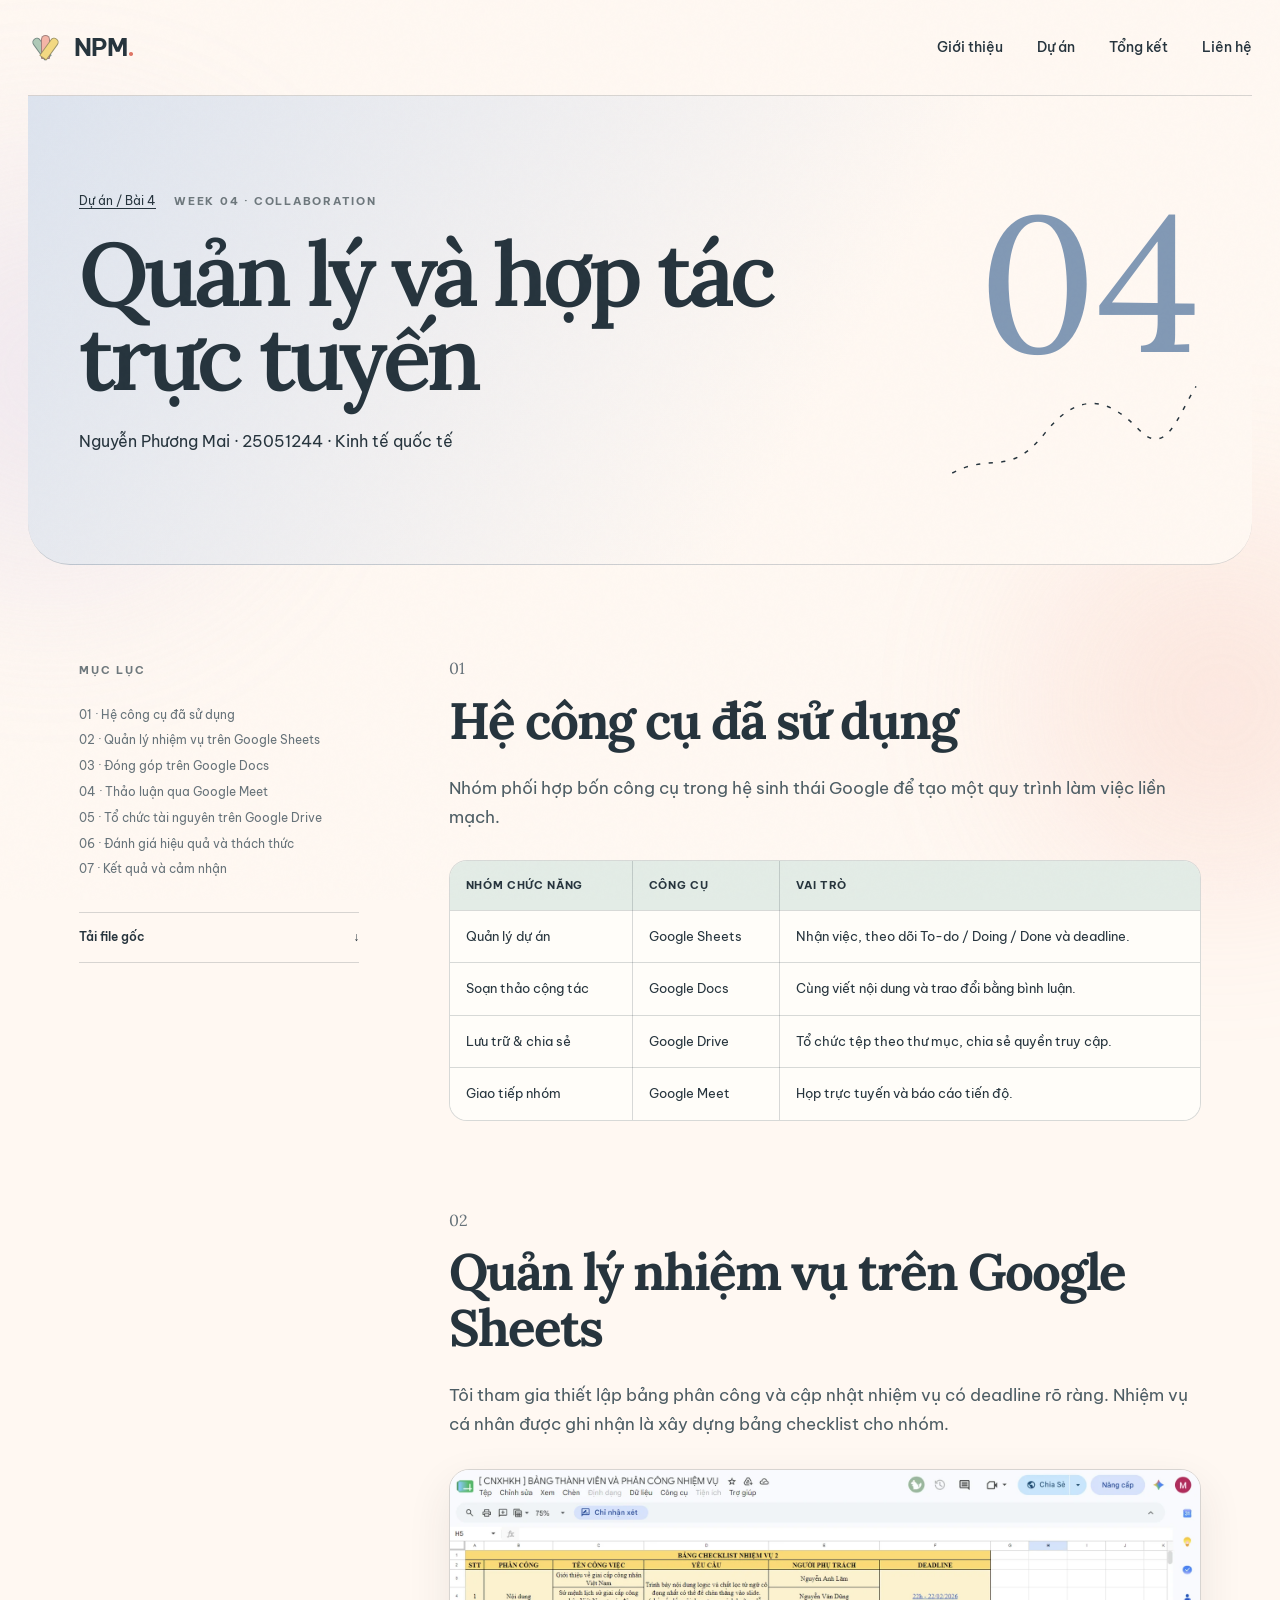
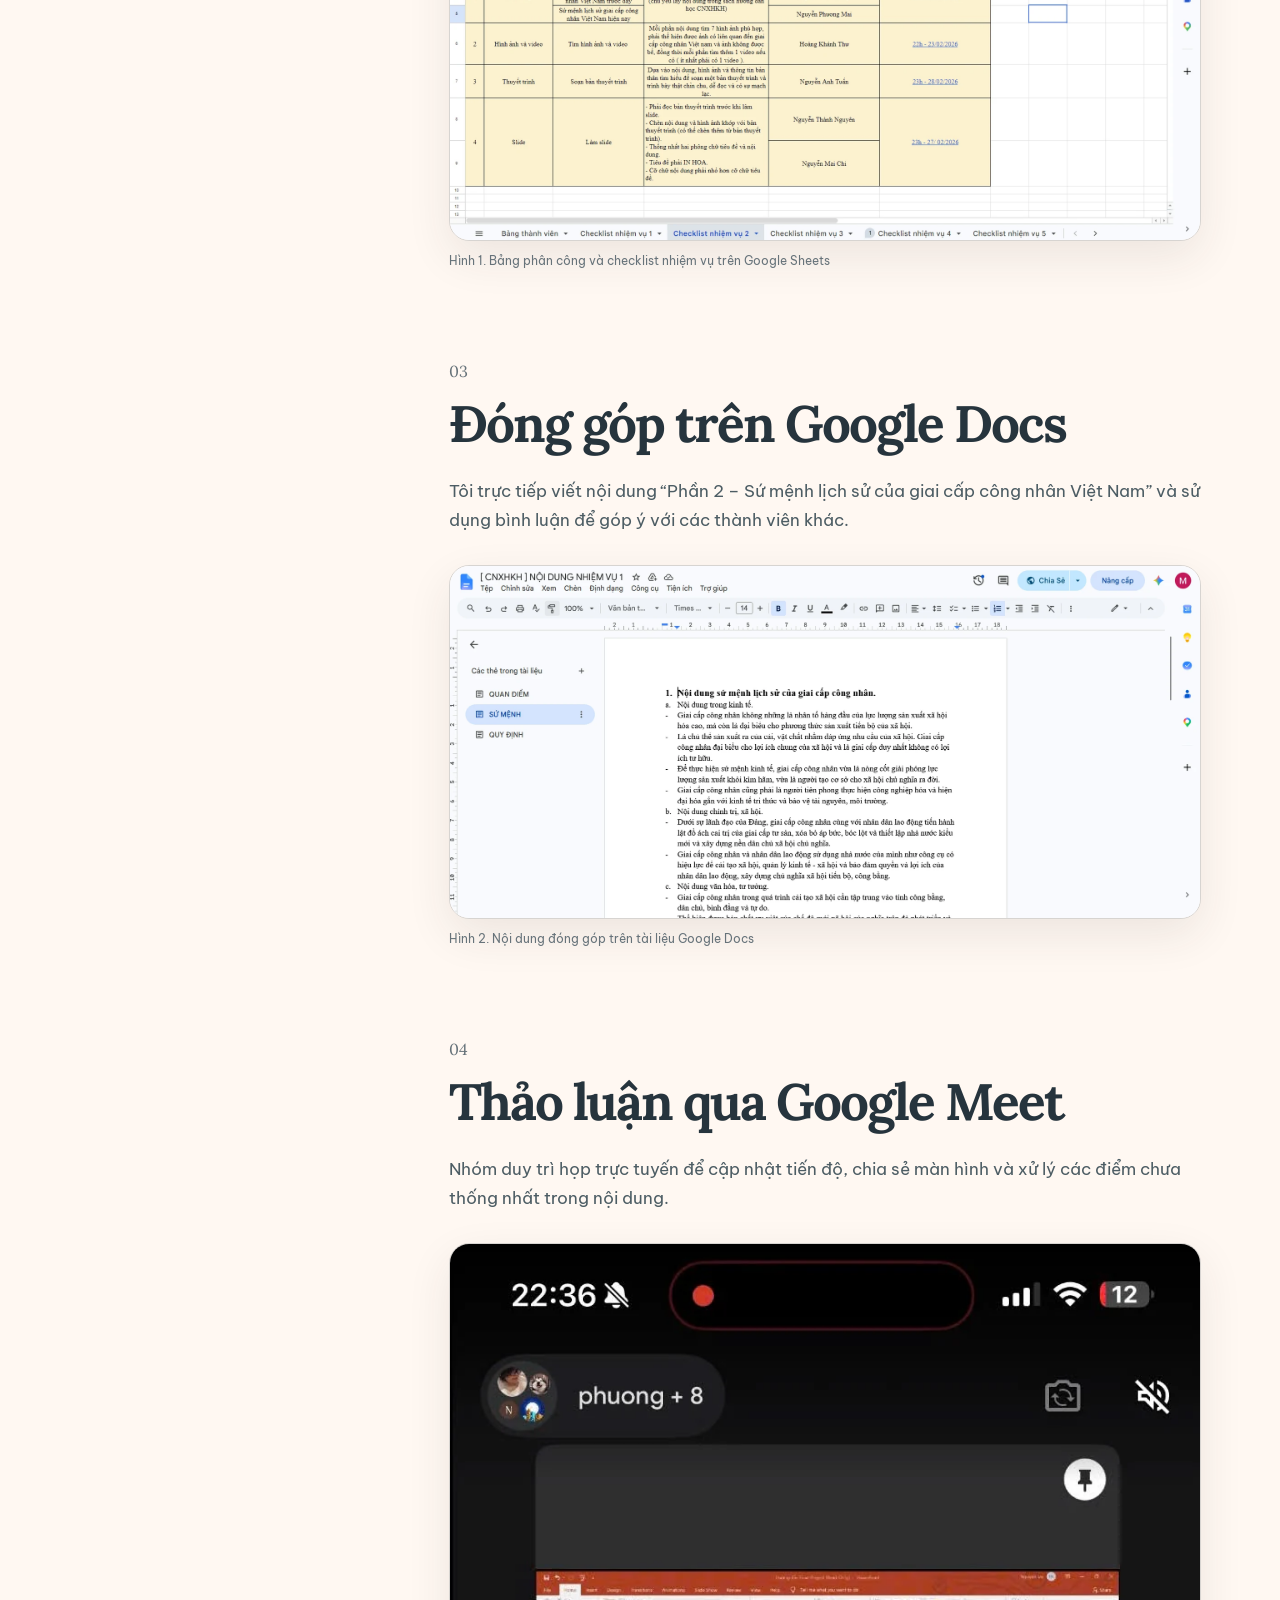
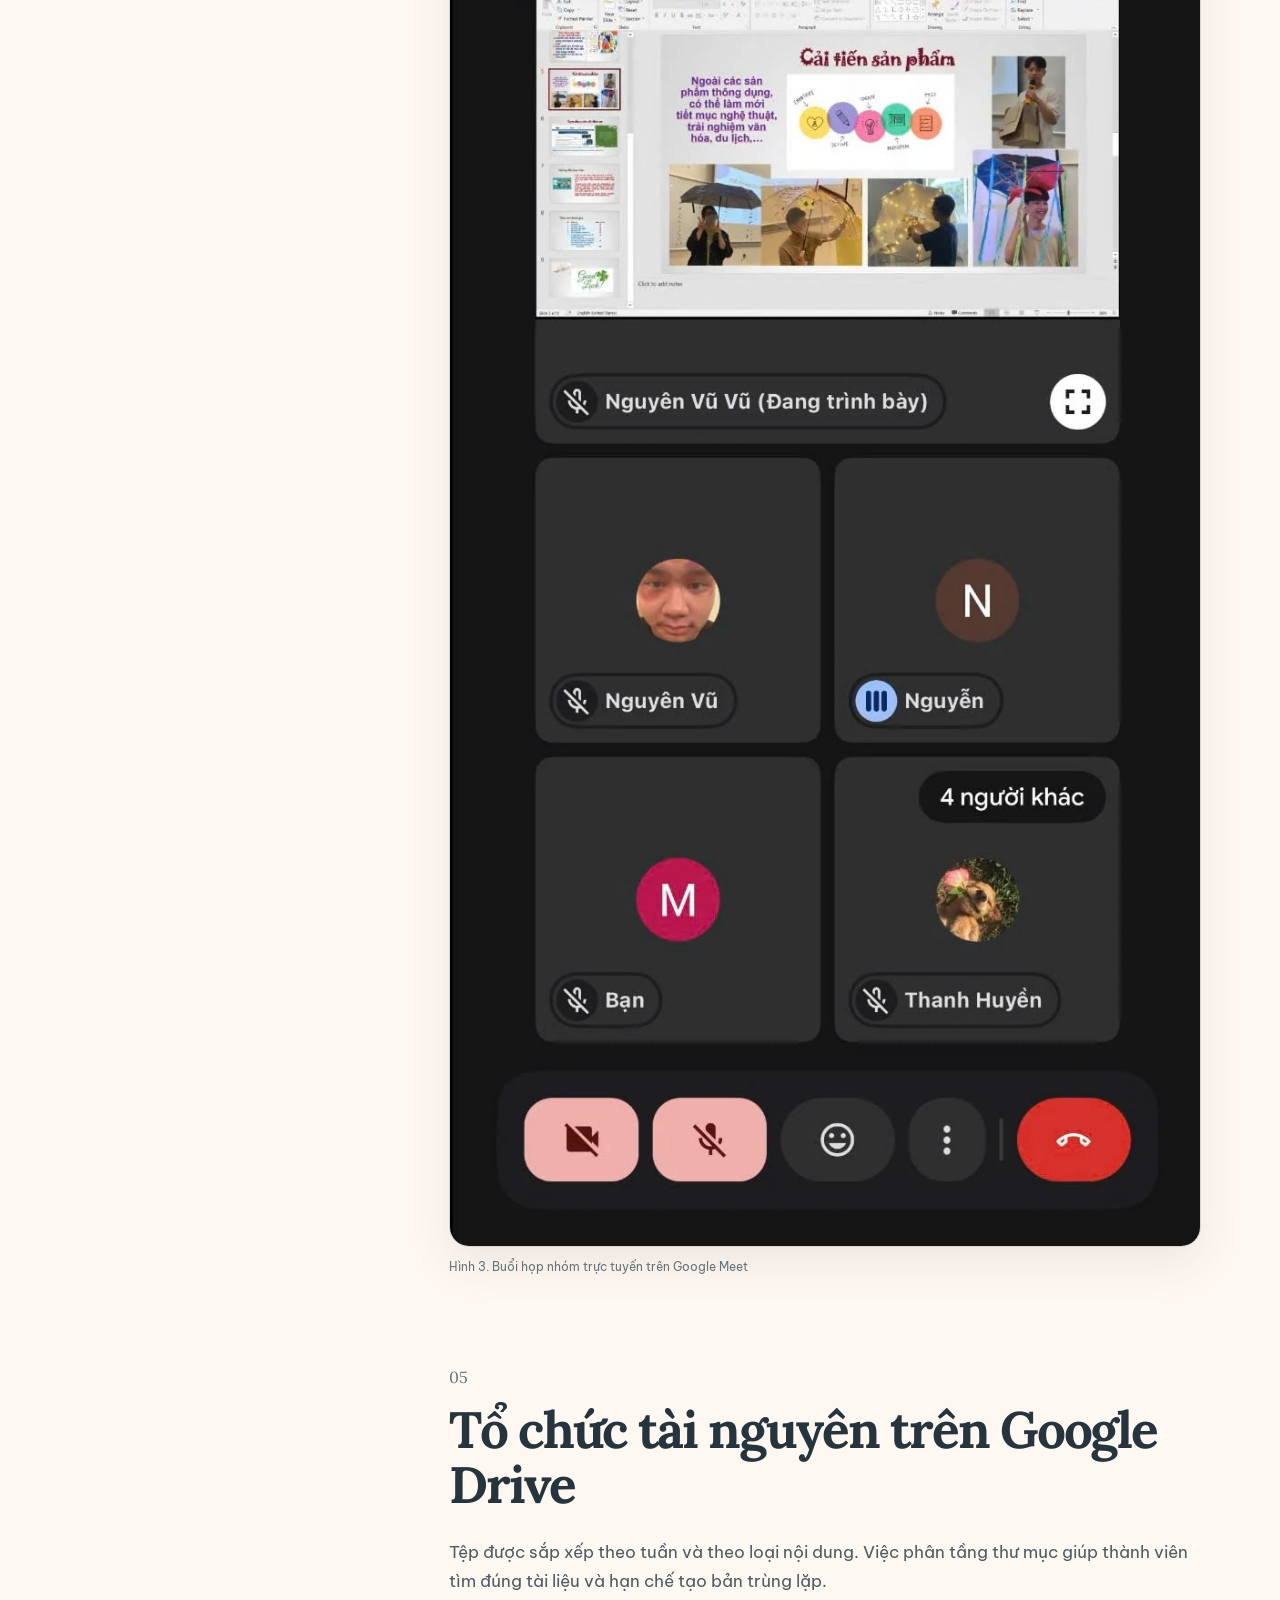
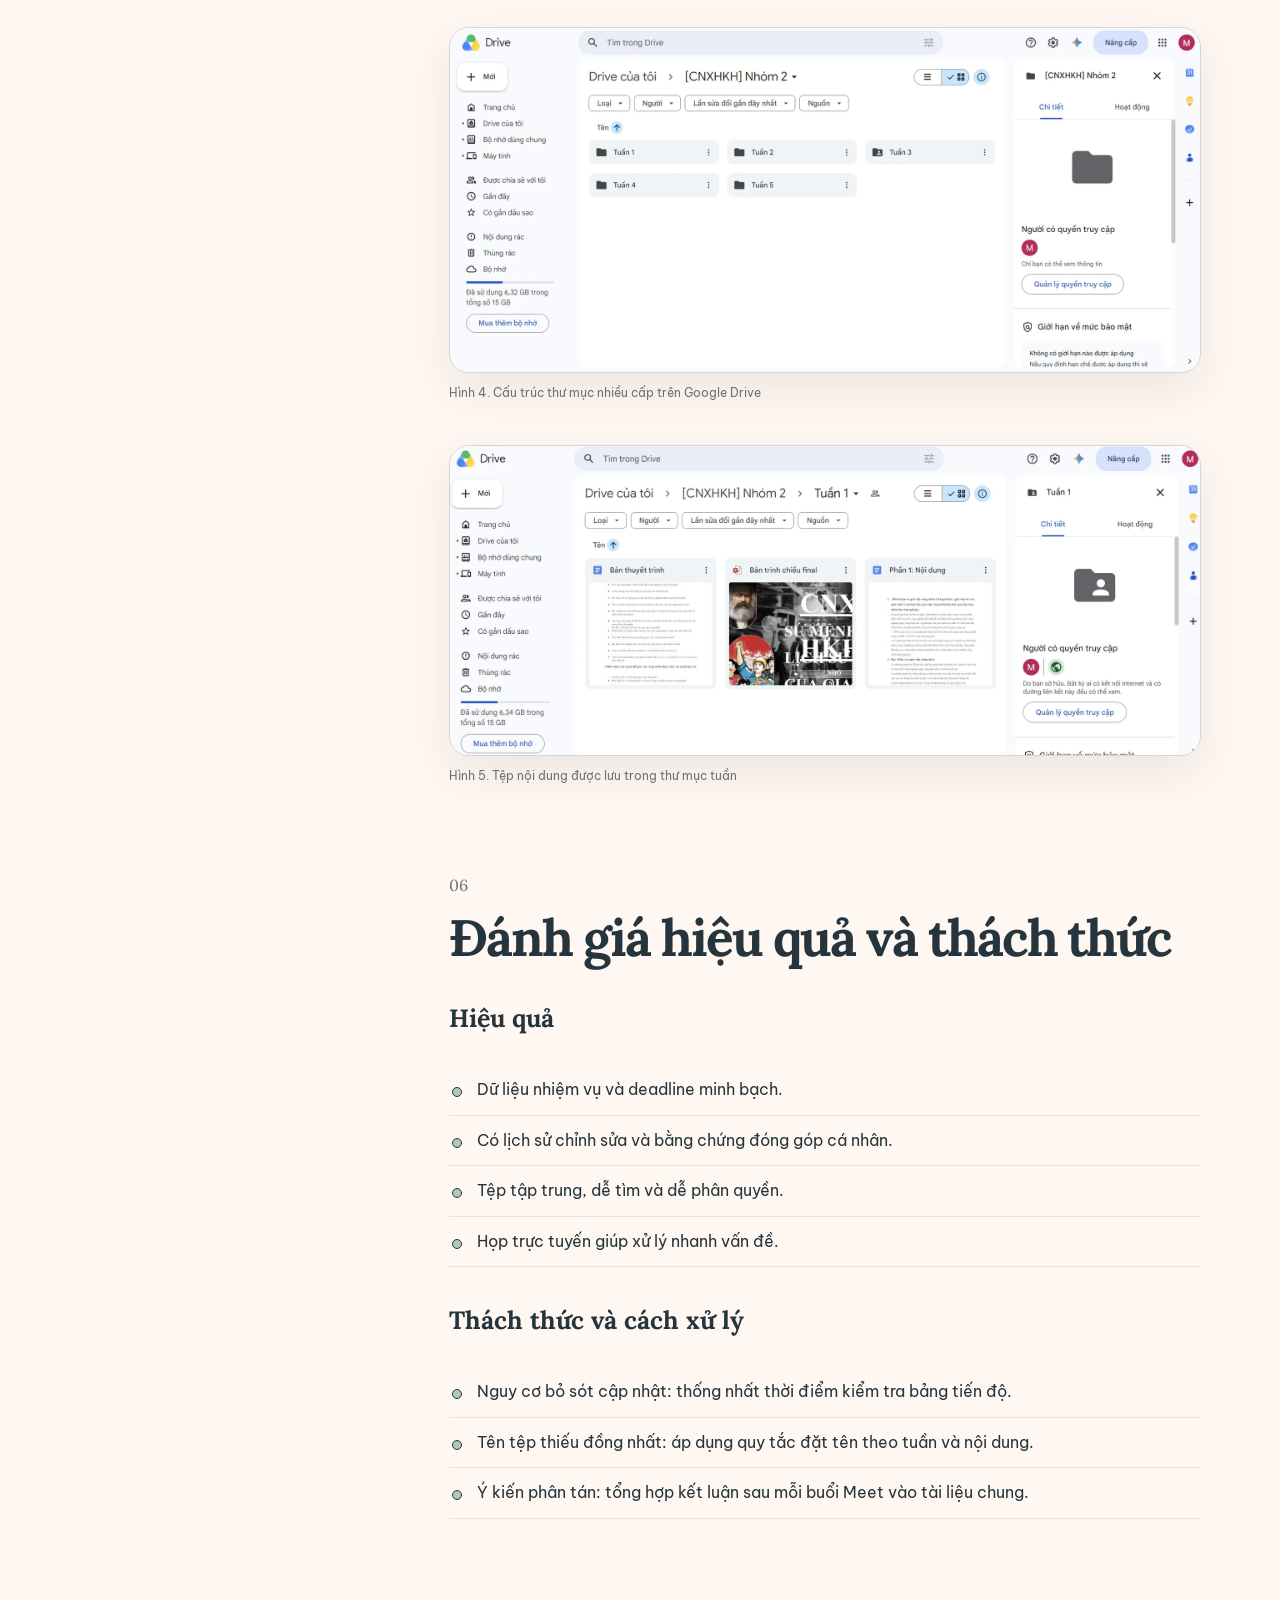
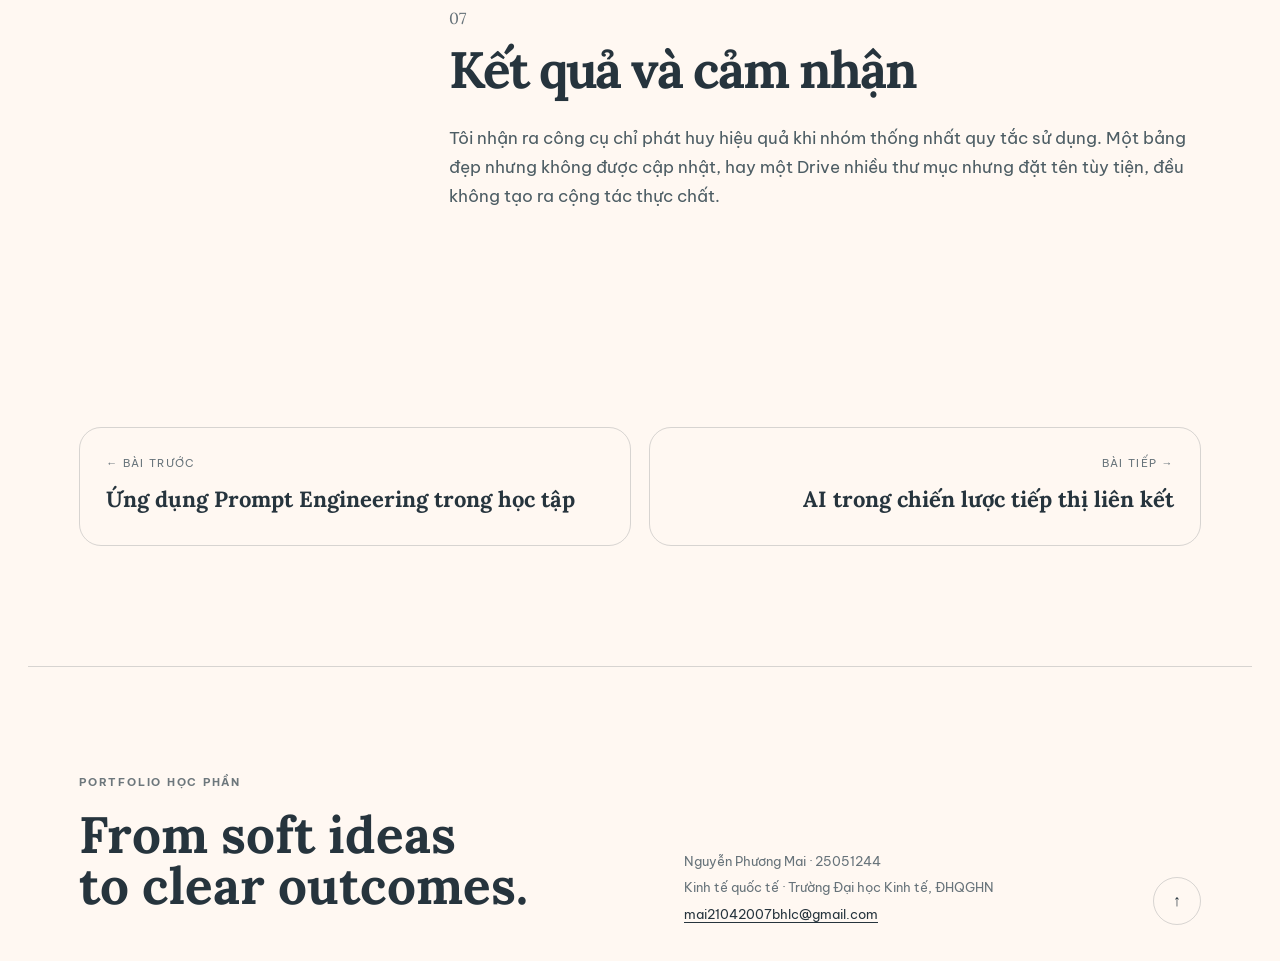
<file: projects/week-4.html>
<!doctype html>
<html lang="vi">
<head>
  <meta charset="utf-8">
  <meta name="viewport" content="width=device-width, initial-scale=1">
  <meta name="description" content="Quản lý và hợp tác trực tuyến">
  <meta name="theme-color" content="#fff8f2">
  <title>Quản lý và hợp tác trực tuyến · Nguyễn Phương Mai · Portfolio CNS & AI</title>
  <link rel="stylesheet" href="../assets/css/style.css">
  <script defer src="../assets/js/main.js"></script>
</head>
<body id="top">
  <a class="skip-link" href="#main">Bỏ qua điều hướng</a>
  <div class="grain" aria-hidden="true"></div>
  <div class="ambient ambient-a" aria-hidden="true"></div><div class="ambient ambient-b" aria-hidden="true"></div>
  <div class="page-shell">
    
<nav class="site-nav" aria-label="Điều hướng chính">
  <a class="brand" href="../index.html" aria-label="Trang chủ Nguyễn Phương Mai">
    <span class="brand-mark" aria-hidden="true"><span></span><span></span><span></span></span>
    <span>NPM<span class="brand-dot">.</span></span>
  </a>
  <button class="nav-toggle" aria-expanded="false" aria-controls="nav-links"><span></span><span></span></button>
  <div class="nav-links" id="nav-links">
    <a href="../about.html">Giới thiệu</a>
    <a href="../projects.html">Dự án</a>
    <a href="../reflection.html">Tổng kết</a>
    <a href="../contact.html">Liên hệ</a>
  </div>
</nav>
    <main id="main">
    <section class="project-detail-hero" style="--project-accent:#A9C4E8">
      <div class="reveal"><a class="breadcrumb" href="../projects.html">Dự án / Bài 4</a><span class="eyebrow">Week 04 · Collaboration</span><h1>Quản lý và hợp tác trực tuyến</h1><p>Nguyễn Phương Mai · 25051244 · Kinh tế quốc tế</p></div>
      <div class="project-hero-number reveal">04<svg viewBox="0 0 240 110" aria-hidden="true"><path d="M4 90 C42 70 58 95 92 52 S155 22 181 49 S218 35 235 8"/></svg></div>
    </section>
    <div class="report-layout">
      <aside class="report-aside"><span class="eyebrow">Mục lục</span><nav class="toc"></nav><a class="source-download" href="../assets/docs/Tuan-4-Hop-tac-truc-tuyen.docx" download>Tải file gốc <span>↓</span></a></aside>
      <article class="report-content"><section class="report-section reveal"><span class="section-no">01</span><h2>Hệ công cụ đã sử dụng</h2><p>Nhóm phối hợp bốn công cụ trong hệ sinh thái Google để tạo một quy trình làm việc liền mạch.</p><div class="table-wrap "><table><thead><tr><th scope="col">Nhóm chức năng</th><th scope="col">Công cụ</th><th scope="col">Vai trò</th></tr></thead><tbody><tr><td>Quản lý dự án</td><td>Google Sheets</td><td>Nhận việc, theo dõi To-do / Doing / Done và deadline.</td></tr><tr><td>Soạn thảo cộng tác</td><td>Google Docs</td><td>Cùng viết nội dung và trao đổi bằng bình luận.</td></tr><tr><td>Lưu trữ & chia sẻ</td><td>Google Drive</td><td>Tổ chức tệp theo thư mục, chia sẻ quyền truy cập.</td></tr><tr><td>Giao tiếp nhóm</td><td>Google Meet</td><td>Họp trực tuyến và báo cáo tiến độ.</td></tr></tbody></table></div></section><section class="report-section reveal"><span class="section-no">02</span><h2>Quản lý nhiệm vụ trên Google Sheets</h2><p>Tôi tham gia thiết lập bảng phân công và cập nhật nhiệm vụ có deadline rõ ràng. Nhiệm vụ cá nhân được ghi nhận là xây dựng bảng checklist cho nhóm.</p><figure class="evidence reveal"><button class="image-open" type="button" data-full="../assets/images/week-4/image1.webp" data-caption="Hình 1. Bảng phân công và checklist nhiệm vụ trên Google Sheets"><img loading="lazy" src="../assets/images/week-4/image1.webp" alt="Hình 1. Bảng phân công và checklist nhiệm vụ trên Google Sheets"></button><figcaption>Hình 1. Bảng phân công và checklist nhiệm vụ trên Google Sheets</figcaption></figure></section><section class="report-section reveal"><span class="section-no">03</span><h2>Đóng góp trên Google Docs</h2><p>Tôi trực tiếp viết nội dung “Phần 2 – Sứ mệnh lịch sử của giai cấp công nhân Việt Nam” và sử dụng bình luận để góp ý với các thành viên khác.</p><figure class="evidence reveal"><button class="image-open" type="button" data-full="../assets/images/week-4/image2.webp" data-caption="Hình 2. Nội dung đóng góp trên tài liệu Google Docs"><img loading="lazy" src="../assets/images/week-4/image2.webp" alt="Hình 2. Nội dung đóng góp trên tài liệu Google Docs"></button><figcaption>Hình 2. Nội dung đóng góp trên tài liệu Google Docs</figcaption></figure></section><section class="report-section reveal"><span class="section-no">04</span><h2>Thảo luận qua Google Meet</h2><p>Nhóm duy trì họp trực tuyến để cập nhật tiến độ, chia sẻ màn hình và xử lý các điểm chưa thống nhất trong nội dung.</p><figure class="evidence reveal"><button class="image-open" type="button" data-full="../assets/images/week-4/image3.webp" data-caption="Hình 3. Buổi họp nhóm trực tuyến trên Google Meet"><img loading="lazy" src="../assets/images/week-4/image3.webp" alt="Hình 3. Buổi họp nhóm trực tuyến trên Google Meet"></button><figcaption>Hình 3. Buổi họp nhóm trực tuyến trên Google Meet</figcaption></figure></section><section class="report-section reveal"><span class="section-no">05</span><h2>Tổ chức tài nguyên trên Google Drive</h2><p>Tệp được sắp xếp theo tuần và theo loại nội dung. Việc phân tầng thư mục giúp thành viên tìm đúng tài liệu và hạn chế tạo bản trùng lặp.</p><figure class="evidence reveal"><button class="image-open" type="button" data-full="../assets/images/week-4/image4.webp" data-caption="Hình 4. Cấu trúc thư mục nhiều cấp trên Google Drive"><img loading="lazy" src="../assets/images/week-4/image4.webp" alt="Hình 4. Cấu trúc thư mục nhiều cấp trên Google Drive"></button><figcaption>Hình 4. Cấu trúc thư mục nhiều cấp trên Google Drive</figcaption></figure><figure class="evidence reveal"><button class="image-open" type="button" data-full="../assets/images/week-4/image5.webp" data-caption="Hình 5. Tệp nội dung được lưu trong thư mục tuần"><img loading="lazy" src="../assets/images/week-4/image5.webp" alt="Hình 5. Tệp nội dung được lưu trong thư mục tuần"></button><figcaption>Hình 5. Tệp nội dung được lưu trong thư mục tuần</figcaption></figure></section><section class="report-section reveal"><span class="section-no">06</span><h2>Đánh giá hiệu quả và thách thức</h2><h3>Hiệu quả</h3><ul class="clean-list"><li>Dữ liệu nhiệm vụ và deadline minh bạch.</li><li>Có lịch sử chỉnh sửa và bằng chứng đóng góp cá nhân.</li><li>Tệp tập trung, dễ tìm và dễ phân quyền.</li><li>Họp trực tuyến giúp xử lý nhanh vấn đề.</li></ul><h3>Thách thức và cách xử lý</h3><ul class="clean-list"><li>Nguy cơ bỏ sót cập nhật: thống nhất thời điểm kiểm tra bảng tiến độ.</li><li>Tên tệp thiếu đồng nhất: áp dụng quy tắc đặt tên theo tuần và nội dung.</li><li>Ý kiến phân tán: tổng hợp kết luận sau mỗi buổi Meet vào tài liệu chung.</li></ul></section><section class="report-section reveal"><span class="section-no">07</span><h2>Kết quả và cảm nhận</h2><p>Tôi nhận ra công cụ chỉ phát huy hiệu quả khi nhóm thống nhất quy tắc sử dụng. Một bảng đẹp nhưng không được cập nhật, hay một Drive nhiều thư mục nhưng đặt tên tùy tiện, đều không tạo ra cộng tác thực chất.</p></section></article>
    </div>
    <nav class="project-pagination"><a href="week-3.html"><span>← Bài trước</span><b>Ứng dụng Prompt Engineering trong học tập</b></a><a href="week-5.html"><span>Bài tiếp →</span><b>AI trong chiến lược tiếp thị liên kết</b></a></nav>
    </main>
    
<footer class="site-footer">
  <div><span class="eyebrow">Portfolio học phần</span><h2>From soft ideas<br>to clear outcomes.</h2></div>
  <div class="footer-meta"><p>Nguyễn Phương Mai · 25051244</p><p>Kinh tế quốc tế · Trường Đại học Kinh tế, ĐHQGHN</p><a href="mailto:mai21042007bhlc@gmail.com">mai21042007bhlc@gmail.com</a></div>
  <a class="back-top" href="#top" aria-label="Lên đầu trang">↑</a>
</footer>
  </div>
  <dialog class="lightbox" aria-label="Xem ảnh minh chứng"><button class="lightbox-close" aria-label="Đóng">×</button><img alt=""><p></p></dialog>
</body>
</html>
</file>
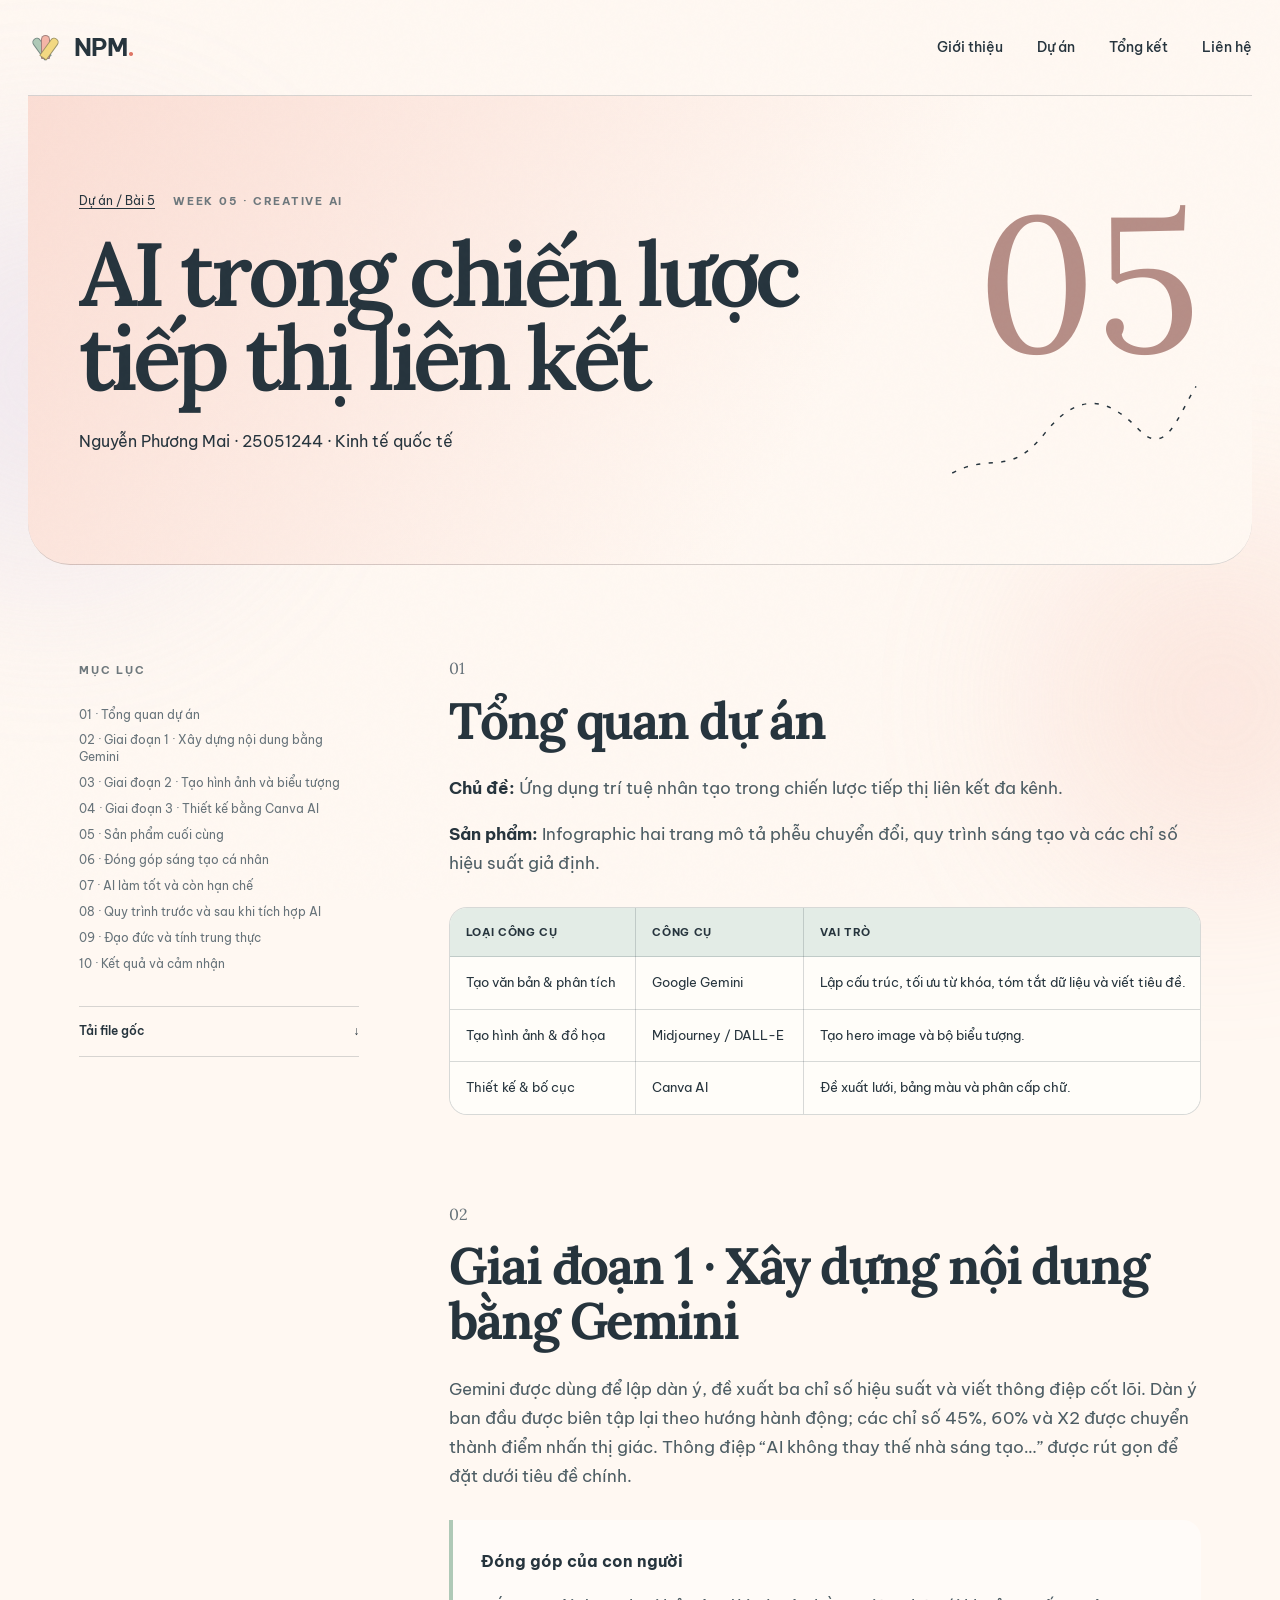
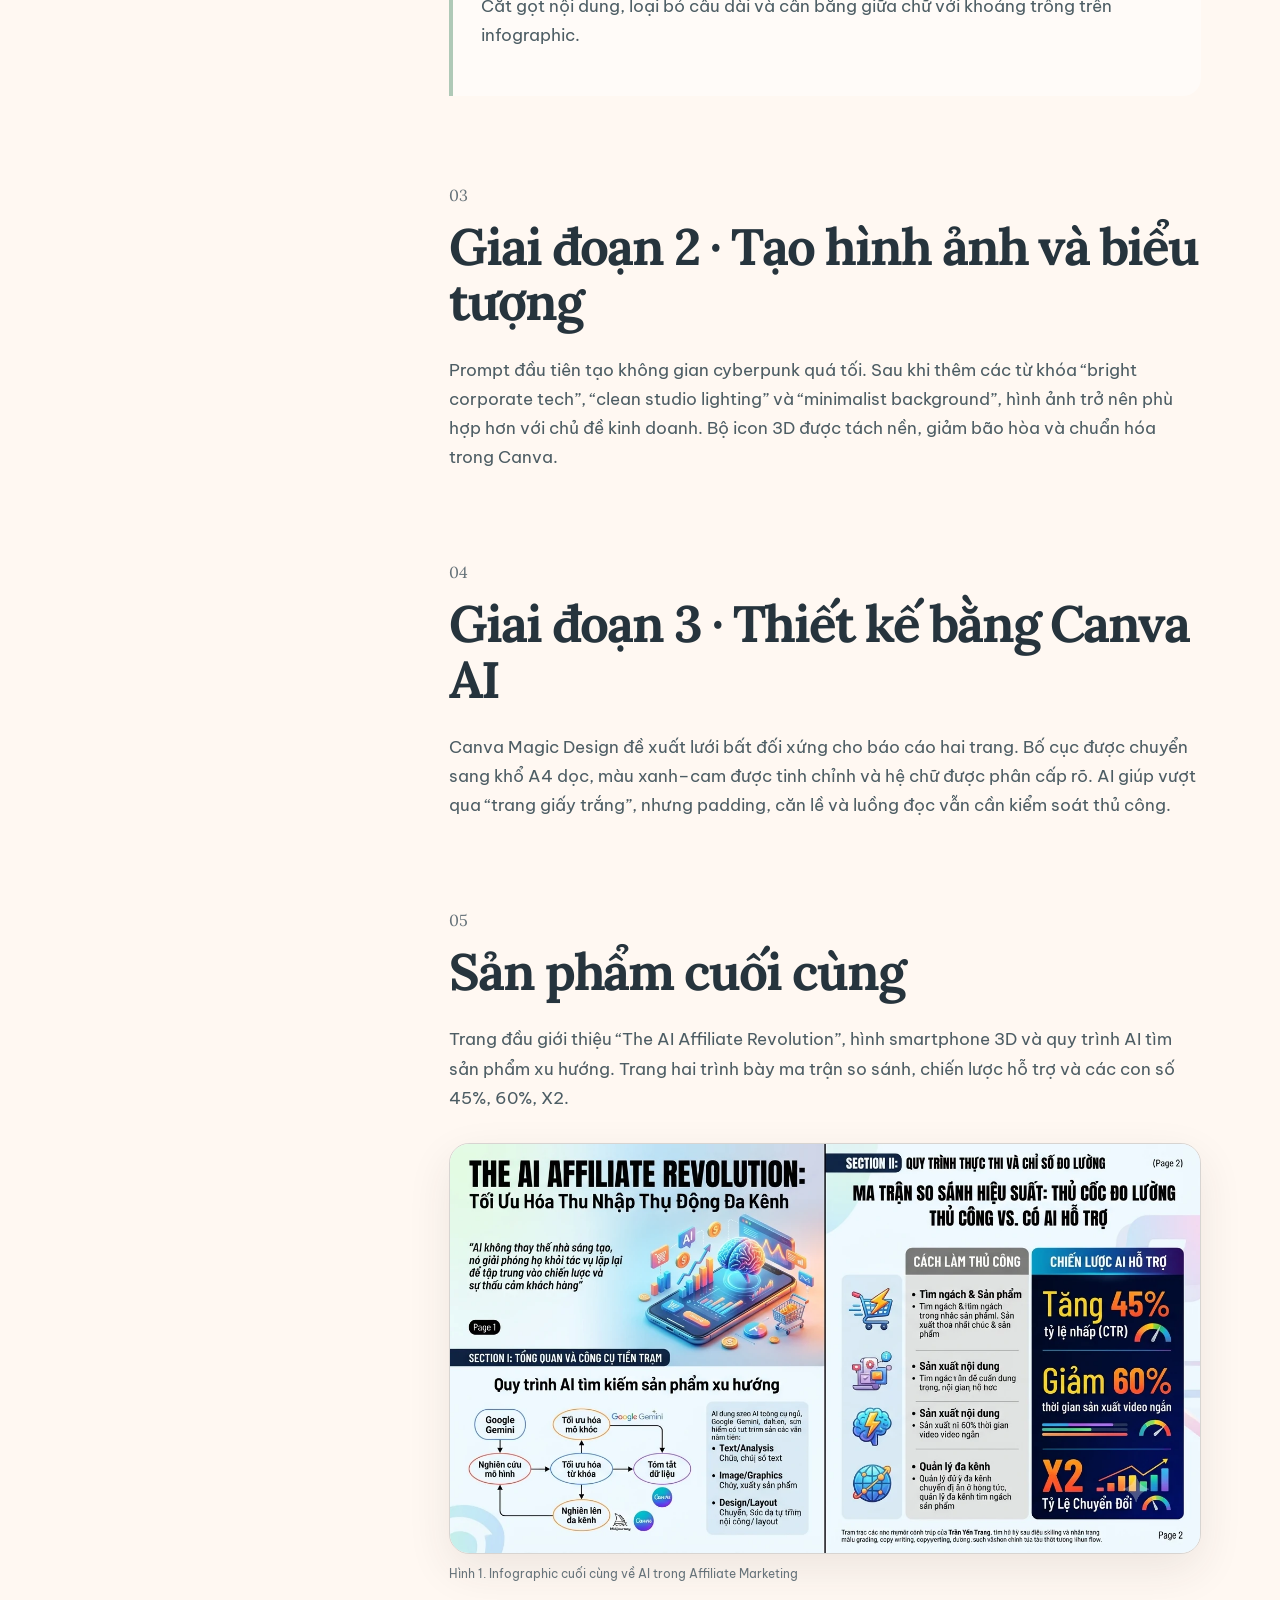
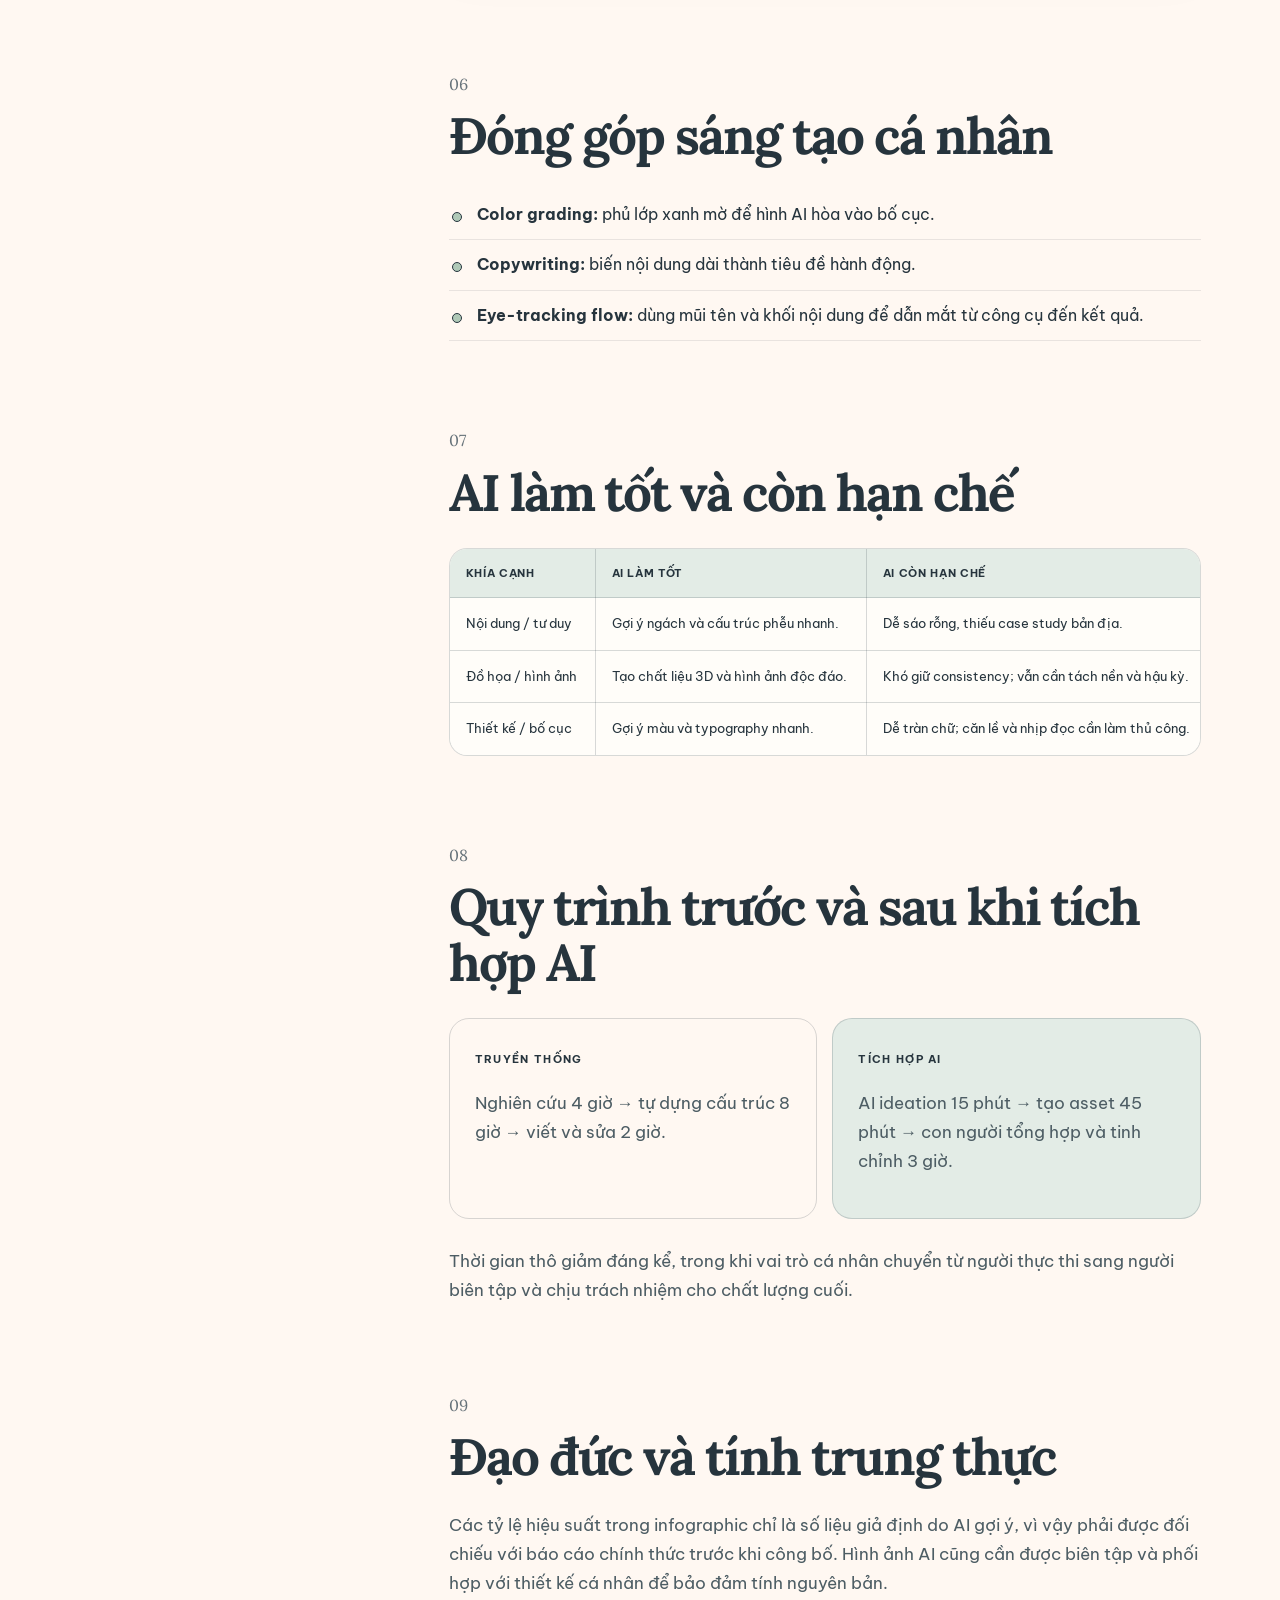
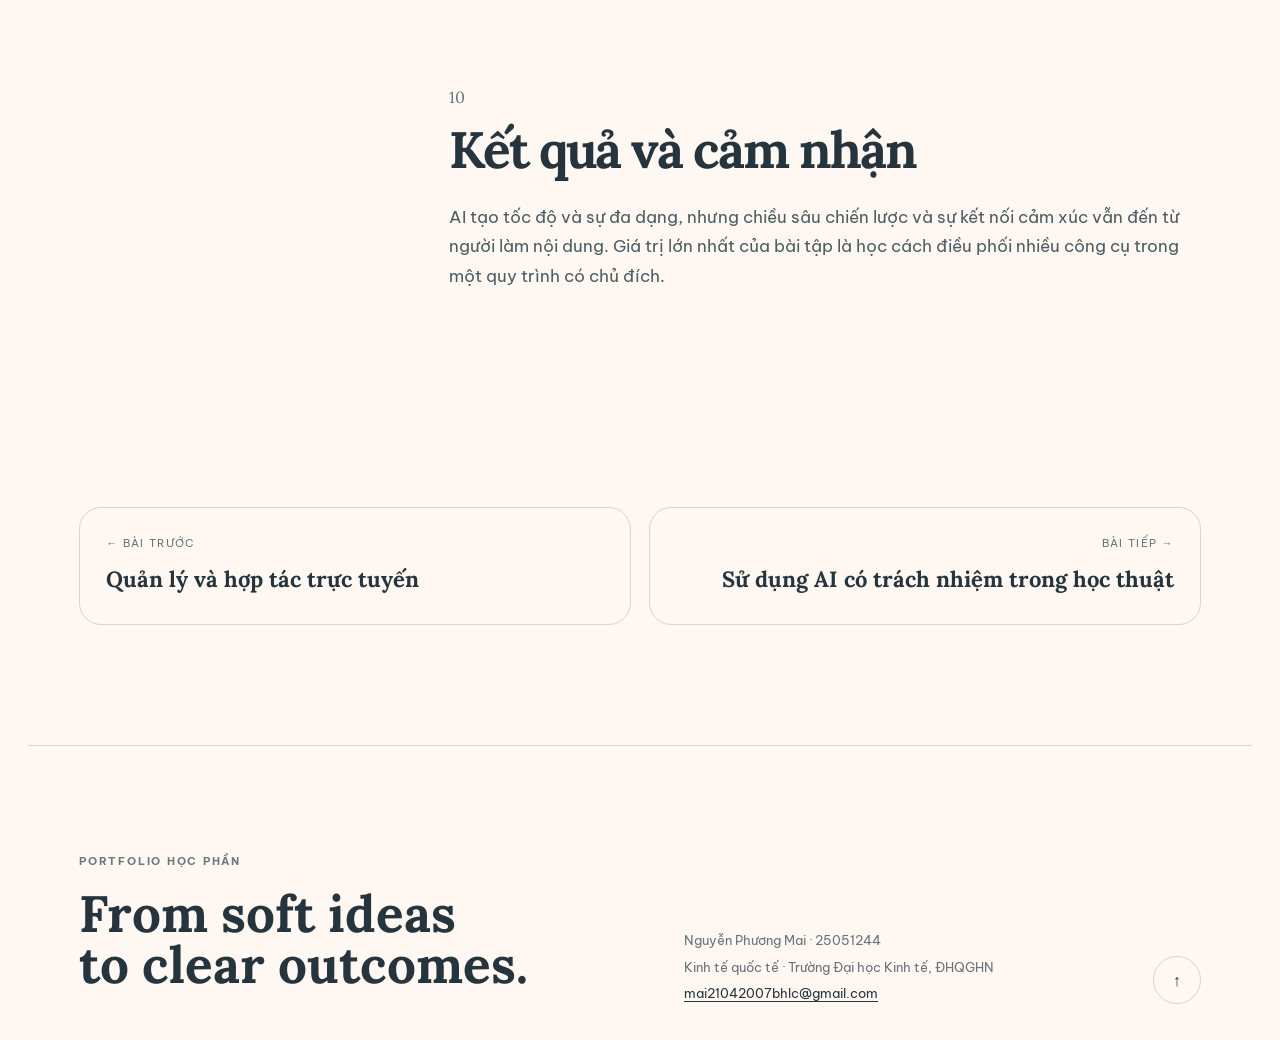
<file: projects/week-5.html>
<!doctype html>
<html lang="vi">
<head>
  <meta charset="utf-8">
  <meta name="viewport" content="width=device-width, initial-scale=1">
  <meta name="description" content="AI trong chiến lược tiếp thị liên kết">
  <meta name="theme-color" content="#fff8f2">
  <title>AI trong chiến lược tiếp thị liên kết · Nguyễn Phương Mai · Portfolio CNS & AI</title>
  <link rel="stylesheet" href="../assets/css/style.css">
  <script defer src="../assets/js/main.js"></script>
</head>
<body id="top">
  <a class="skip-link" href="#main">Bỏ qua điều hướng</a>
  <div class="grain" aria-hidden="true"></div>
  <div class="ambient ambient-a" aria-hidden="true"></div><div class="ambient ambient-b" aria-hidden="true"></div>
  <div class="page-shell">
    
<nav class="site-nav" aria-label="Điều hướng chính">
  <a class="brand" href="../index.html" aria-label="Trang chủ Nguyễn Phương Mai">
    <span class="brand-mark" aria-hidden="true"><span></span><span></span><span></span></span>
    <span>NPM<span class="brand-dot">.</span></span>
  </a>
  <button class="nav-toggle" aria-expanded="false" aria-controls="nav-links"><span></span><span></span></button>
  <div class="nav-links" id="nav-links">
    <a href="../about.html">Giới thiệu</a>
    <a href="../projects.html">Dự án</a>
    <a href="../reflection.html">Tổng kết</a>
    <a href="../contact.html">Liên hệ</a>
  </div>
</nav>
    <main id="main">
    <section class="project-detail-hero" style="--project-accent:#F4B5A7">
      <div class="reveal"><a class="breadcrumb" href="../projects.html">Dự án / Bài 5</a><span class="eyebrow">Week 05 · Creative AI</span><h1>AI trong chiến lược tiếp thị liên kết</h1><p>Nguyễn Phương Mai · 25051244 · Kinh tế quốc tế</p></div>
      <div class="project-hero-number reveal">05<svg viewBox="0 0 240 110" aria-hidden="true"><path d="M4 90 C42 70 58 95 92 52 S155 22 181 49 S218 35 235 8"/></svg></div>
    </section>
    <div class="report-layout">
      <aside class="report-aside"><span class="eyebrow">Mục lục</span><nav class="toc"></nav><a class="source-download" href="../assets/docs/Tuan-5-AI-sang-tao-noi-dung.docx" download>Tải file gốc <span>↓</span></a></aside>
      <article class="report-content"><section class="report-section reveal"><span class="section-no">01</span><h2>Tổng quan dự án</h2><p><strong>Chủ đề:</strong> Ứng dụng trí tuệ nhân tạo trong chiến lược tiếp thị liên kết đa kênh.</p><p><strong>Sản phẩm:</strong> Infographic hai trang mô tả phễu chuyển đổi, quy trình sáng tạo và các chỉ số hiệu suất giả định.</p><div class="table-wrap "><table><thead><tr><th scope="col">Loại công cụ</th><th scope="col">Công cụ</th><th scope="col">Vai trò</th></tr></thead><tbody><tr><td>Tạo văn bản & phân tích</td><td>Google Gemini</td><td>Lập cấu trúc, tối ưu từ khóa, tóm tắt dữ liệu và viết tiêu đề.</td></tr><tr><td>Tạo hình ảnh & đồ họa</td><td>Midjourney / DALL-E</td><td>Tạo hero image và bộ biểu tượng.</td></tr><tr><td>Thiết kế & bố cục</td><td>Canva AI</td><td>Đề xuất lưới, bảng màu và phân cấp chữ.</td></tr></tbody></table></div></section><section class="report-section reveal"><span class="section-no">02</span><h2>Giai đoạn 1 · Xây dựng nội dung bằng Gemini</h2><p>Gemini được dùng để lập dàn ý, đề xuất ba chỉ số hiệu suất và viết thông điệp cốt lõi. Dàn ý ban đầu được biên tập lại theo hướng hành động; các chỉ số 45%, 60% và X2 được chuyển thành điểm nhấn thị giác. Thông điệp “AI không thay thế nhà sáng tạo…” được rút gọn để đặt dưới tiêu đề chính.</p><div class="callout"><b>Đóng góp của con người</b><p>Cắt gọt nội dung, loại bỏ câu dài và cân bằng giữa chữ với khoảng trống trên infographic.</p></div></section><section class="report-section reveal"><span class="section-no">03</span><h2>Giai đoạn 2 · Tạo hình ảnh và biểu tượng</h2><p>Prompt đầu tiên tạo không gian cyberpunk quá tối. Sau khi thêm các từ khóa “bright corporate tech”, “clean studio lighting” và “minimalist background”, hình ảnh trở nên phù hợp hơn với chủ đề kinh doanh. Bộ icon 3D được tách nền, giảm bão hòa và chuẩn hóa trong Canva.</p></section><section class="report-section reveal"><span class="section-no">04</span><h2>Giai đoạn 3 · Thiết kế bằng Canva AI</h2><p>Canva Magic Design đề xuất lưới bất đối xứng cho báo cáo hai trang. Bố cục được chuyển sang khổ A4 dọc, màu xanh–cam được tinh chỉnh và hệ chữ được phân cấp rõ. AI giúp vượt qua “trang giấy trắng”, nhưng padding, căn lề và luồng đọc vẫn cần kiểm soát thủ công.</p></section><section class="report-section reveal"><span class="section-no">05</span><h2>Sản phẩm cuối cùng</h2><p>Trang đầu giới thiệu “The AI Affiliate Revolution”, hình smartphone 3D và quy trình AI tìm sản phẩm xu hướng. Trang hai trình bày ma trận so sánh, chiến lược hỗ trợ và các con số 45%, 60%, X2.</p><figure class="evidence reveal"><button class="image-open" type="button" data-full="../assets/images/week-5/image1.webp" data-caption="Hình 1. Infographic cuối cùng về AI trong Affiliate Marketing"><img loading="lazy" src="../assets/images/week-5/image1.webp" alt="Hình 1. Infographic cuối cùng về AI trong Affiliate Marketing"></button><figcaption>Hình 1. Infographic cuối cùng về AI trong Affiliate Marketing</figcaption></figure></section><section class="report-section reveal"><span class="section-no">06</span><h2>Đóng góp sáng tạo cá nhân</h2><ul class="clean-list"><li><strong>Color grading:</strong> phủ lớp xanh mờ để hình AI hòa vào bố cục.</li><li><strong>Copywriting:</strong> biến nội dung dài thành tiêu đề hành động.</li><li><strong>Eye-tracking flow:</strong> dùng mũi tên và khối nội dung để dẫn mắt từ công cụ đến kết quả.</li></ul></section><section class="report-section reveal"><span class="section-no">07</span><h2>AI làm tốt và còn hạn chế</h2><div class="table-wrap "><table><thead><tr><th scope="col">Khía cạnh</th><th scope="col">AI làm tốt</th><th scope="col">AI còn hạn chế</th></tr></thead><tbody><tr><td>Nội dung / tư duy</td><td>Gợi ý ngách và cấu trúc phễu nhanh.</td><td>Dễ sáo rỗng, thiếu case study bản địa.</td></tr><tr><td>Đồ họa / hình ảnh</td><td>Tạo chất liệu 3D và hình ảnh độc đáo.</td><td>Khó giữ consistency; vẫn cần tách nền và hậu kỳ.</td></tr><tr><td>Thiết kế / bố cục</td><td>Gợi ý màu và typography nhanh.</td><td>Dễ tràn chữ; căn lề và nhịp đọc cần làm thủ công.</td></tr></tbody></table></div></section><section class="report-section reveal"><span class="section-no">08</span><h2>Quy trình trước và sau khi tích hợp AI</h2><div class="process-compare"><div><span>Truyền thống</span><p>Nghiên cứu 4 giờ → tự dựng cấu trúc 8 giờ → viết và sửa 2 giờ.</p></div><div><span>Tích hợp AI</span><p>AI ideation 15 phút → tạo asset 45 phút → con người tổng hợp và tinh chỉnh 3 giờ.</p></div></div><p>Thời gian thô giảm đáng kể, trong khi vai trò cá nhân chuyển từ người thực thi sang người biên tập và chịu trách nhiệm cho chất lượng cuối.</p></section><section class="report-section reveal"><span class="section-no">09</span><h2>Đạo đức và tính trung thực</h2><p>Các tỷ lệ hiệu suất trong infographic chỉ là số liệu giả định do AI gợi ý, vì vậy phải được đối chiếu với báo cáo chính thức trước khi công bố. Hình ảnh AI cũng cần được biên tập và phối hợp với thiết kế cá nhân để bảo đảm tính nguyên bản.</p></section><section class="report-section reveal"><span class="section-no">10</span><h2>Kết quả và cảm nhận</h2><p>AI tạo tốc độ và sự đa dạng, nhưng chiều sâu chiến lược và sự kết nối cảm xúc vẫn đến từ người làm nội dung. Giá trị lớn nhất của bài tập là học cách điều phối nhiều công cụ trong một quy trình có chủ đích.</p></section></article>
    </div>
    <nav class="project-pagination"><a href="week-4.html"><span>← Bài trước</span><b>Quản lý và hợp tác trực tuyến</b></a><a href="week-6.html"><span>Bài tiếp →</span><b>Sử dụng AI có trách nhiệm trong học thuật</b></a></nav>
    </main>
    
<footer class="site-footer">
  <div><span class="eyebrow">Portfolio học phần</span><h2>From soft ideas<br>to clear outcomes.</h2></div>
  <div class="footer-meta"><p>Nguyễn Phương Mai · 25051244</p><p>Kinh tế quốc tế · Trường Đại học Kinh tế, ĐHQGHN</p><a href="mailto:mai21042007bhlc@gmail.com">mai21042007bhlc@gmail.com</a></div>
  <a class="back-top" href="#top" aria-label="Lên đầu trang">↑</a>
</footer>
  </div>
  <dialog class="lightbox" aria-label="Xem ảnh minh chứng"><button class="lightbox-close" aria-label="Đóng">×</button><img alt=""><p></p></dialog>
</body>
</html>
</file>
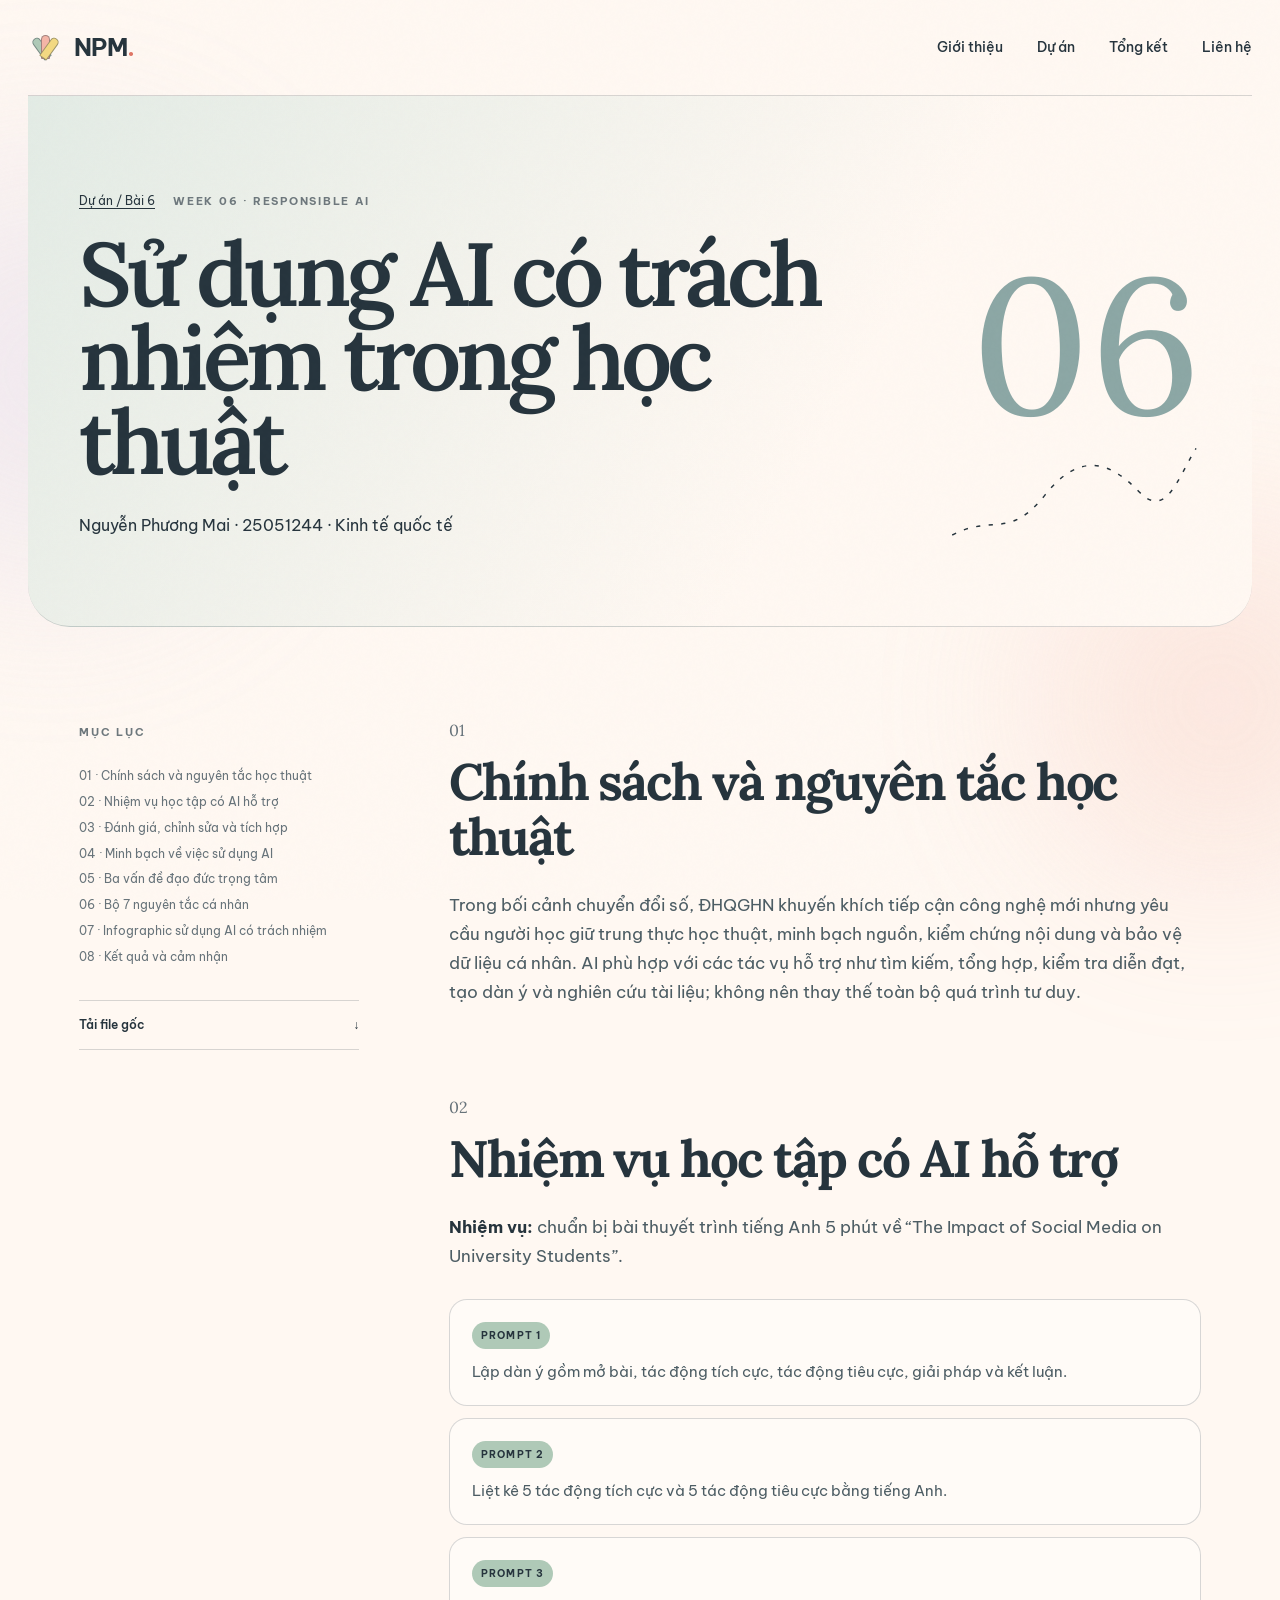
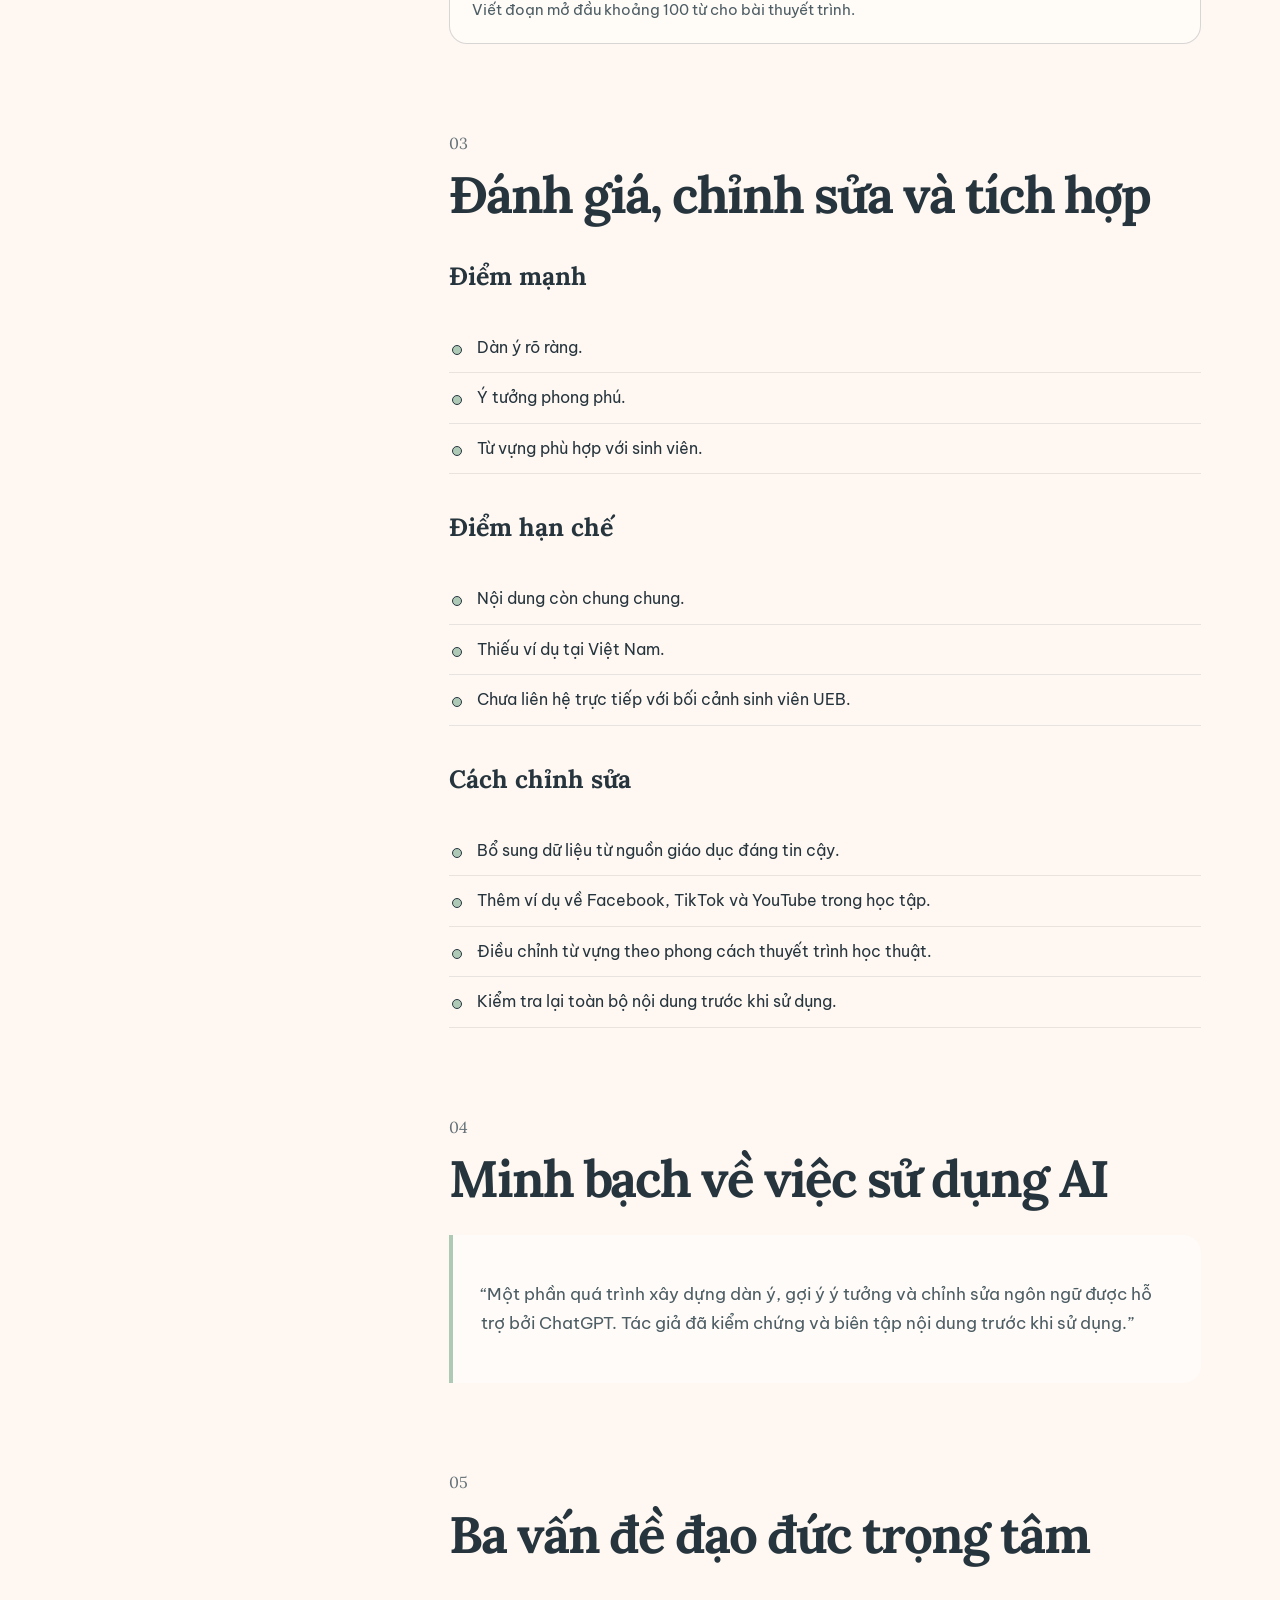
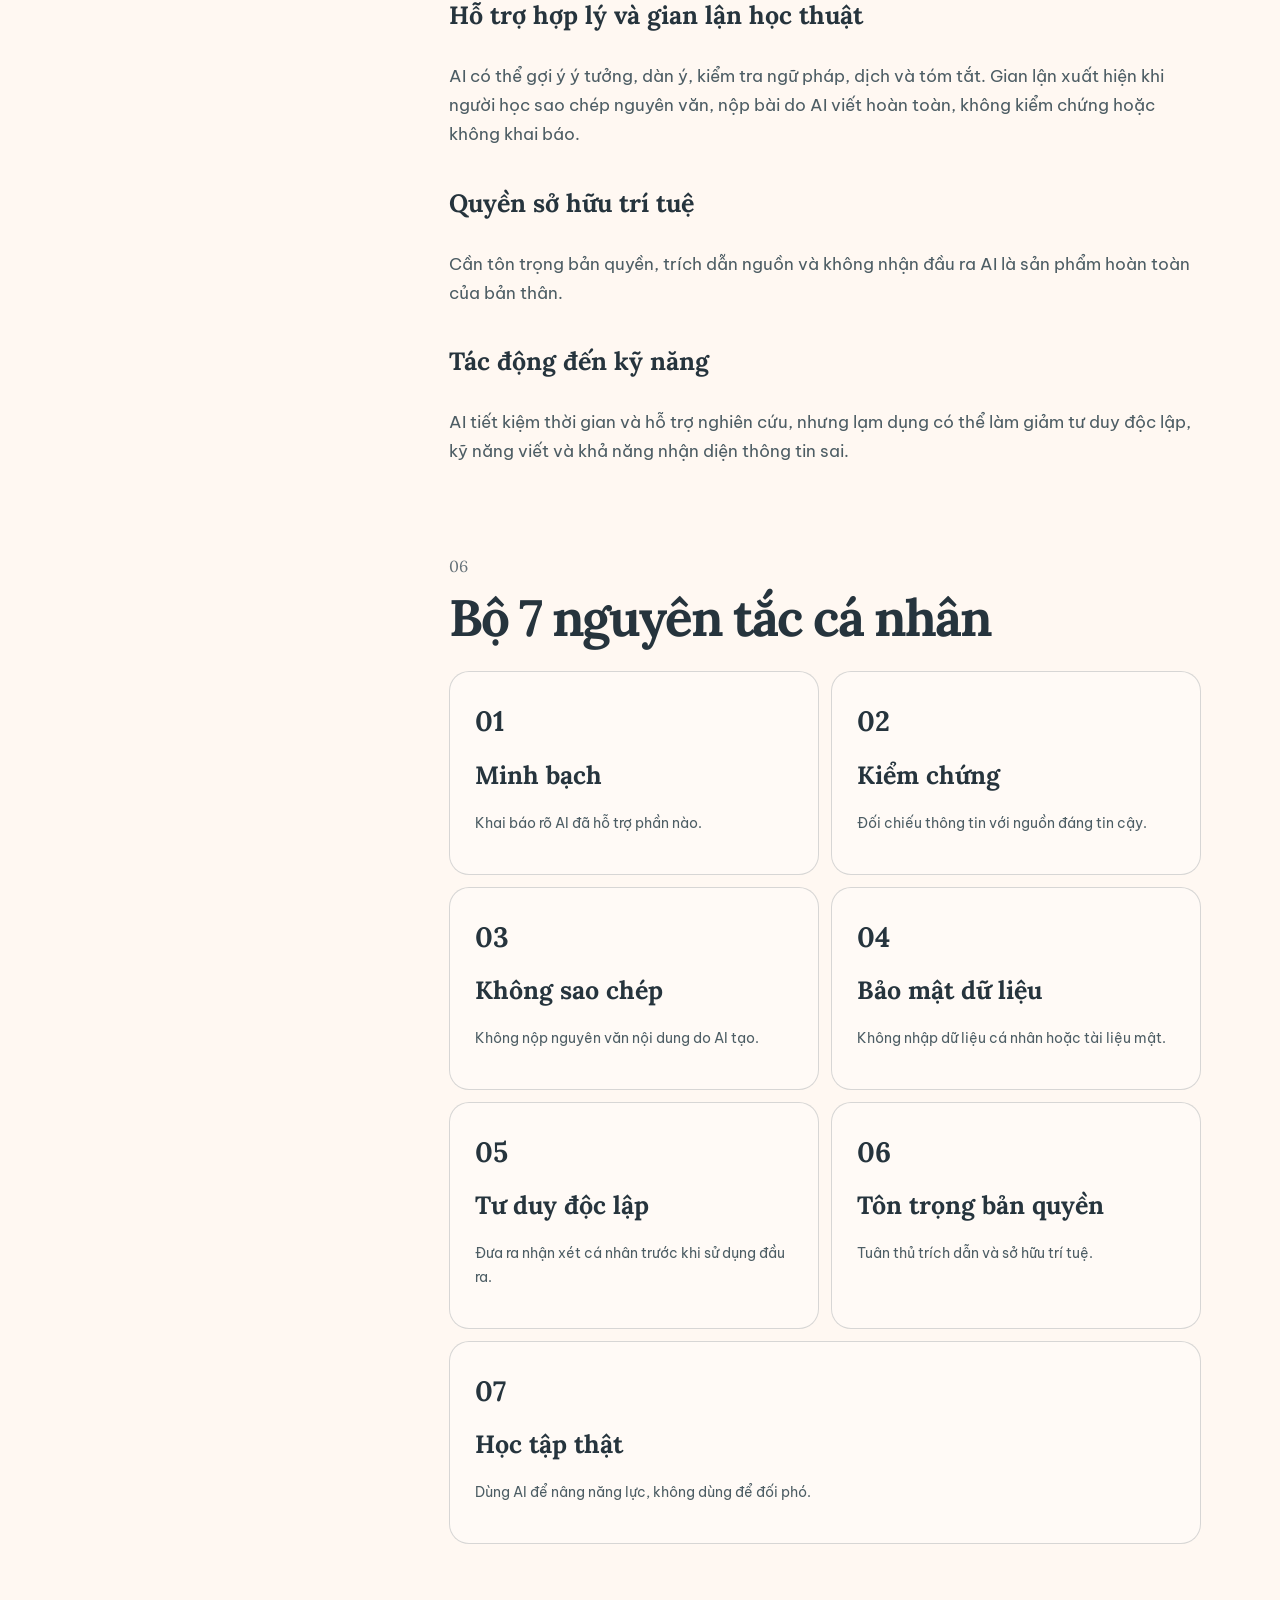
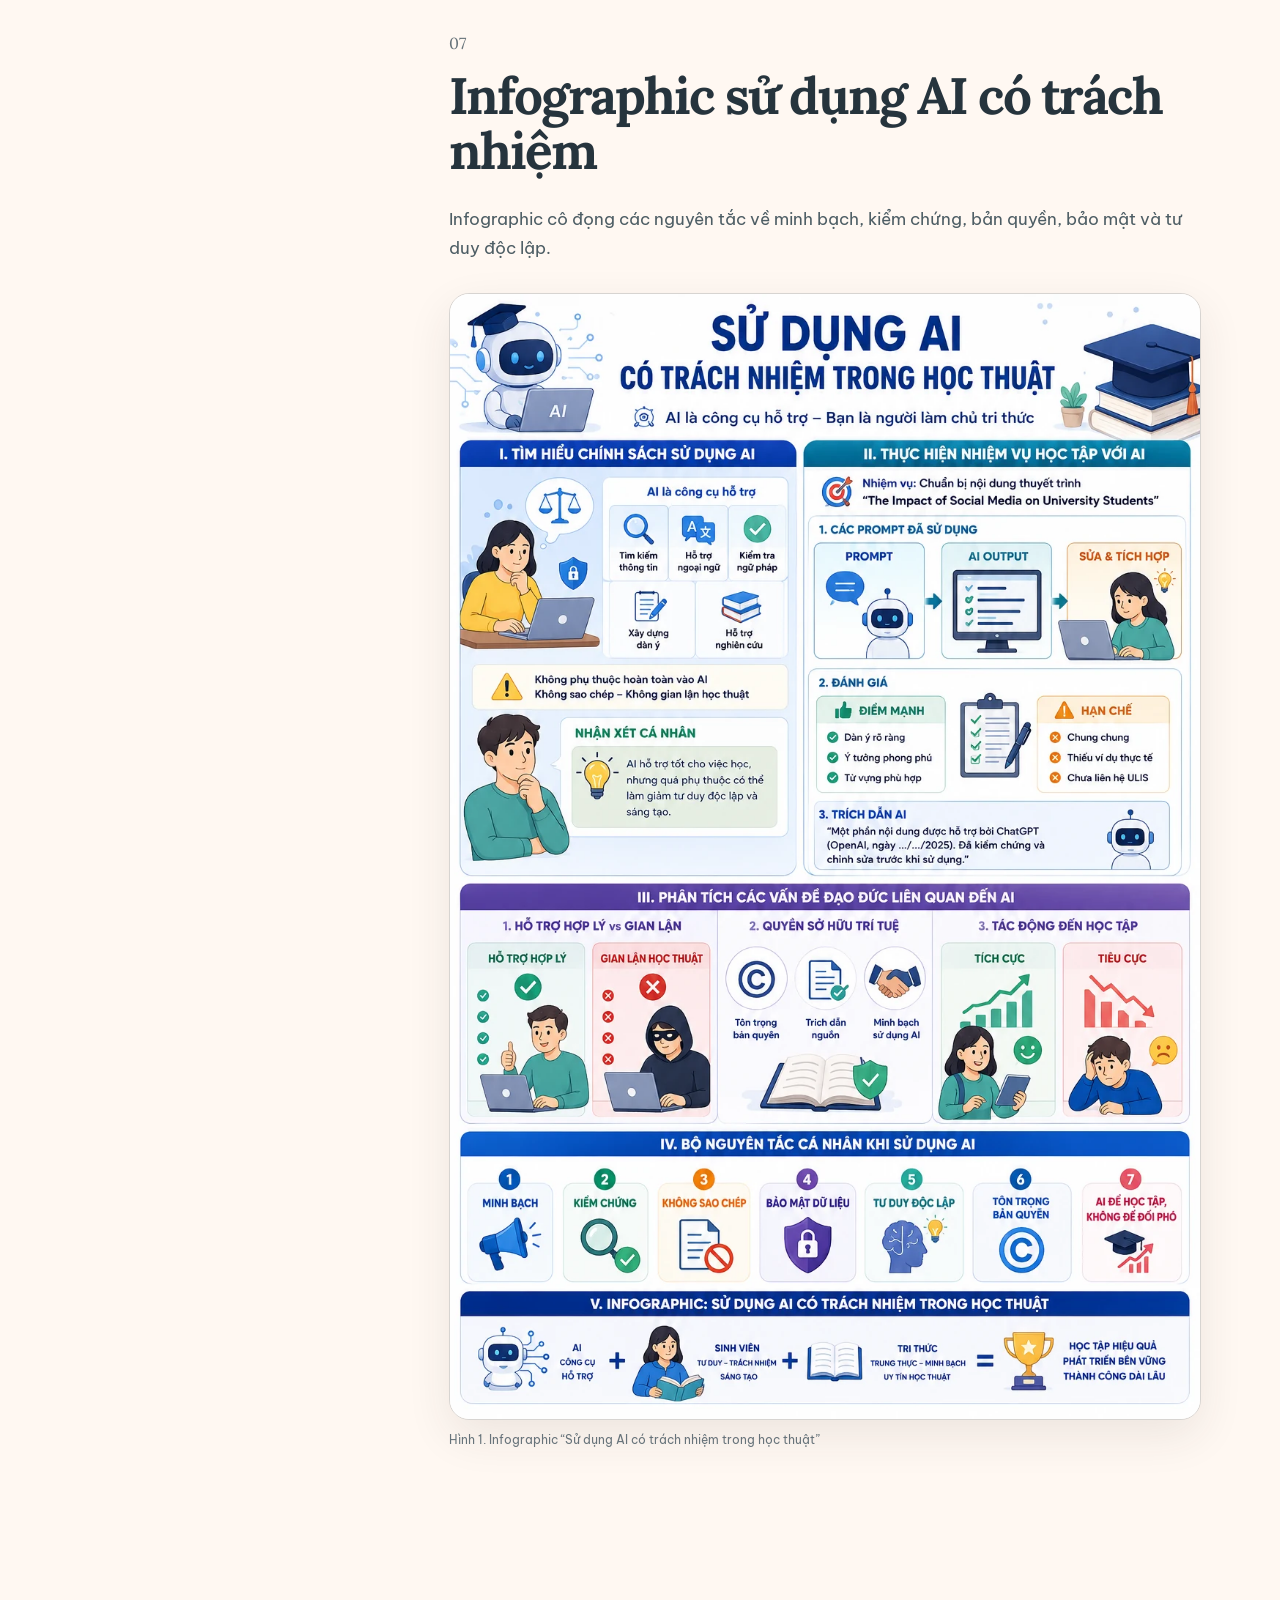
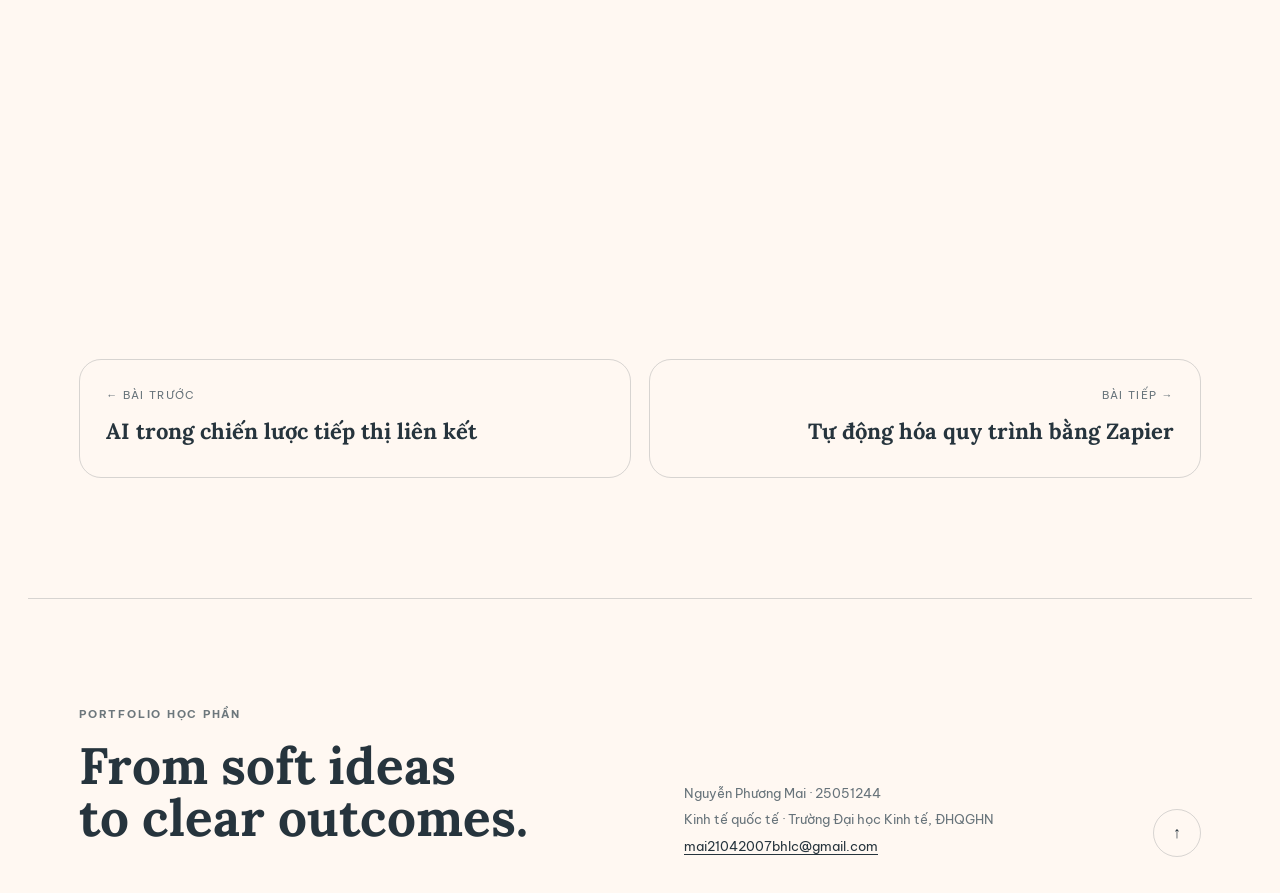
<file: projects/week-6.html>
<!doctype html>
<html lang="vi">
<head>
  <meta charset="utf-8">
  <meta name="viewport" content="width=device-width, initial-scale=1">
  <meta name="description" content="Sử dụng AI có trách nhiệm trong học thuật">
  <meta name="theme-color" content="#fff8f2">
  <title>Sử dụng AI có trách nhiệm trong học thuật · Nguyễn Phương Mai · Portfolio CNS & AI</title>
  <link rel="stylesheet" href="../assets/css/style.css">
  <script defer src="../assets/js/main.js"></script>
</head>
<body id="top">
  <a class="skip-link" href="#main">Bỏ qua điều hướng</a>
  <div class="grain" aria-hidden="true"></div>
  <div class="ambient ambient-a" aria-hidden="true"></div><div class="ambient ambient-b" aria-hidden="true"></div>
  <div class="page-shell">
    
<nav class="site-nav" aria-label="Điều hướng chính">
  <a class="brand" href="../index.html" aria-label="Trang chủ Nguyễn Phương Mai">
    <span class="brand-mark" aria-hidden="true"><span></span><span></span><span></span></span>
    <span>NPM<span class="brand-dot">.</span></span>
  </a>
  <button class="nav-toggle" aria-expanded="false" aria-controls="nav-links"><span></span><span></span></button>
  <div class="nav-links" id="nav-links">
    <a href="../about.html">Giới thiệu</a>
    <a href="../projects.html">Dự án</a>
    <a href="../reflection.html">Tổng kết</a>
    <a href="../contact.html">Liên hệ</a>
  </div>
</nav>
    <main id="main">
    <section class="project-detail-hero" style="--project-accent:#B8D8D1">
      <div class="reveal"><a class="breadcrumb" href="../projects.html">Dự án / Bài 6</a><span class="eyebrow">Week 06 · Responsible AI</span><h1>Sử dụng AI có trách nhiệm trong học thuật</h1><p>Nguyễn Phương Mai · 25051244 · Kinh tế quốc tế</p></div>
      <div class="project-hero-number reveal">06<svg viewBox="0 0 240 110" aria-hidden="true"><path d="M4 90 C42 70 58 95 92 52 S155 22 181 49 S218 35 235 8"/></svg></div>
    </section>
    <div class="report-layout">
      <aside class="report-aside"><span class="eyebrow">Mục lục</span><nav class="toc"></nav><a class="source-download" href="../assets/docs/Tuan-6-AI-co-trach-nhiem.docx" download>Tải file gốc <span>↓</span></a></aside>
      <article class="report-content"><section class="report-section reveal"><span class="section-no">01</span><h2>Chính sách và nguyên tắc học thuật</h2><p>Trong bối cảnh chuyển đổi số, ĐHQGHN khuyến khích tiếp cận công nghệ mới nhưng yêu cầu người học giữ trung thực học thuật, minh bạch nguồn, kiểm chứng nội dung và bảo vệ dữ liệu cá nhân. AI phù hợp với các tác vụ hỗ trợ như tìm kiếm, tổng hợp, kiểm tra diễn đạt, tạo dàn ý và nghiên cứu tài liệu; không nên thay thế toàn bộ quá trình tư duy.</p></section><section class="report-section reveal"><span class="section-no">02</span><h2>Nhiệm vụ học tập có AI hỗ trợ</h2><p><strong>Nhiệm vụ:</strong> chuẩn bị bài thuyết trình tiếng Anh 5 phút về “The Impact of Social Media on University Students”.</p><div class="prompt-stack"><div><span>Prompt 1</span><p>Lập dàn ý gồm mở bài, tác động tích cực, tác động tiêu cực, giải pháp và kết luận.</p></div><div><span>Prompt 2</span><p>Liệt kê 5 tác động tích cực và 5 tác động tiêu cực bằng tiếng Anh.</p></div><div><span>Prompt 3</span><p>Viết đoạn mở đầu khoảng 100 từ cho bài thuyết trình.</p></div></div></section><section class="report-section reveal"><span class="section-no">03</span><h2>Đánh giá, chỉnh sửa và tích hợp</h2><h3>Điểm mạnh</h3><ul class="clean-list"><li>Dàn ý rõ ràng.</li><li>Ý tưởng phong phú.</li><li>Từ vựng phù hợp với sinh viên.</li></ul><h3>Điểm hạn chế</h3><ul class="clean-list"><li>Nội dung còn chung chung.</li><li>Thiếu ví dụ tại Việt Nam.</li><li>Chưa liên hệ trực tiếp với bối cảnh sinh viên UEB.</li></ul><h3>Cách chỉnh sửa</h3><ul class="clean-list"><li>Bổ sung dữ liệu từ nguồn giáo dục đáng tin cậy.</li><li>Thêm ví dụ về Facebook, TikTok và YouTube trong học tập.</li><li>Điều chỉnh từ vựng theo phong cách thuyết trình học thuật.</li><li>Kiểm tra lại toàn bộ nội dung trước khi sử dụng.</li></ul></section><section class="report-section reveal"><span class="section-no">04</span><h2>Minh bạch về việc sử dụng AI</h2><div class="quote-card"><p>“Một phần quá trình xây dựng dàn ý, gợi ý ý tưởng và chỉnh sửa ngôn ngữ được hỗ trợ bởi ChatGPT. Tác giả đã kiểm chứng và biên tập nội dung trước khi sử dụng.”</p></div></section><section class="report-section reveal"><span class="section-no">05</span><h2>Ba vấn đề đạo đức trọng tâm</h2><h3>Hỗ trợ hợp lý và gian lận học thuật</h3><p>AI có thể gợi ý ý tưởng, dàn ý, kiểm tra ngữ pháp, dịch và tóm tắt. Gian lận xuất hiện khi người học sao chép nguyên văn, nộp bài do AI viết hoàn toàn, không kiểm chứng hoặc không khai báo.</p><h3>Quyền sở hữu trí tuệ</h3><p>Cần tôn trọng bản quyền, trích dẫn nguồn và không nhận đầu ra AI là sản phẩm hoàn toàn của bản thân.</p><h3>Tác động đến kỹ năng</h3><p>AI tiết kiệm thời gian và hỗ trợ nghiên cứu, nhưng lạm dụng có thể làm giảm tư duy độc lập, kỹ năng viết và khả năng nhận diện thông tin sai.</p></section><section class="report-section reveal"><span class="section-no">06</span><h2>Bộ 7 nguyên tắc cá nhân</h2><div class="principle-list"><div><b>01</b><h3>Minh bạch</h3><p>Khai báo rõ AI đã hỗ trợ phần nào.</p></div><div><b>02</b><h3>Kiểm chứng</h3><p>Đối chiếu thông tin với nguồn đáng tin cậy.</p></div><div><b>03</b><h3>Không sao chép</h3><p>Không nộp nguyên văn nội dung do AI tạo.</p></div><div><b>04</b><h3>Bảo mật dữ liệu</h3><p>Không nhập dữ liệu cá nhân hoặc tài liệu mật.</p></div><div><b>05</b><h3>Tư duy độc lập</h3><p>Đưa ra nhận xét cá nhân trước khi sử dụng đầu ra.</p></div><div><b>06</b><h3>Tôn trọng bản quyền</h3><p>Tuân thủ trích dẫn và sở hữu trí tuệ.</p></div><div><b>07</b><h3>Học tập thật</h3><p>Dùng AI để nâng năng lực, không dùng để đối phó.</p></div></div></section><section class="report-section reveal"><span class="section-no">07</span><h2>Infographic sử dụng AI có trách nhiệm</h2><p>Infographic cô đọng các nguyên tắc về minh bạch, kiểm chứng, bản quyền, bảo mật và tư duy độc lập.</p><figure class="evidence reveal"><button class="image-open" type="button" data-full="../assets/images/week-6/image1.webp" data-caption="Hình 1. Infographic “Sử dụng AI có trách nhiệm trong học thuật”"><img loading="lazy" src="../assets/images/week-6/image1.webp" alt="Hình 1. Infographic “Sử dụng AI có trách nhiệm trong học thuật”"></button><figcaption>Hình 1. Infographic “Sử dụng AI có trách nhiệm trong học thuật”</figcaption></figure></section><section class="report-section reveal"><span class="section-no">08</span><h2>Kết quả và cảm nhận</h2><p>Với sinh viên Kinh tế quốc tế, AI có thể hỗ trợ nghiên cứu, ngoại ngữ và xử lý thông tin. Tuy nhiên, lợi ích bền vững chỉ xuất hiện khi người học chủ động kiểm chứng, công khai mức độ sử dụng và tiếp tục rèn luyện năng lực riêng.</p></section></article>
    </div>
    <nav class="project-pagination"><a href="week-5.html"><span>← Bài trước</span><b>AI trong chiến lược tiếp thị liên kết</b></a><a href="week-7.html"><span>Bài tiếp →</span><b>Tự động hóa quy trình bằng Zapier</b></a></nav>
    </main>
    
<footer class="site-footer">
  <div><span class="eyebrow">Portfolio học phần</span><h2>From soft ideas<br>to clear outcomes.</h2></div>
  <div class="footer-meta"><p>Nguyễn Phương Mai · 25051244</p><p>Kinh tế quốc tế · Trường Đại học Kinh tế, ĐHQGHN</p><a href="mailto:mai21042007bhlc@gmail.com">mai21042007bhlc@gmail.com</a></div>
  <a class="back-top" href="#top" aria-label="Lên đầu trang">↑</a>
</footer>
  </div>
  <dialog class="lightbox" aria-label="Xem ảnh minh chứng"><button class="lightbox-close" aria-label="Đóng">×</button><img alt=""><p></p></dialog>
</body>
</html>
</file>
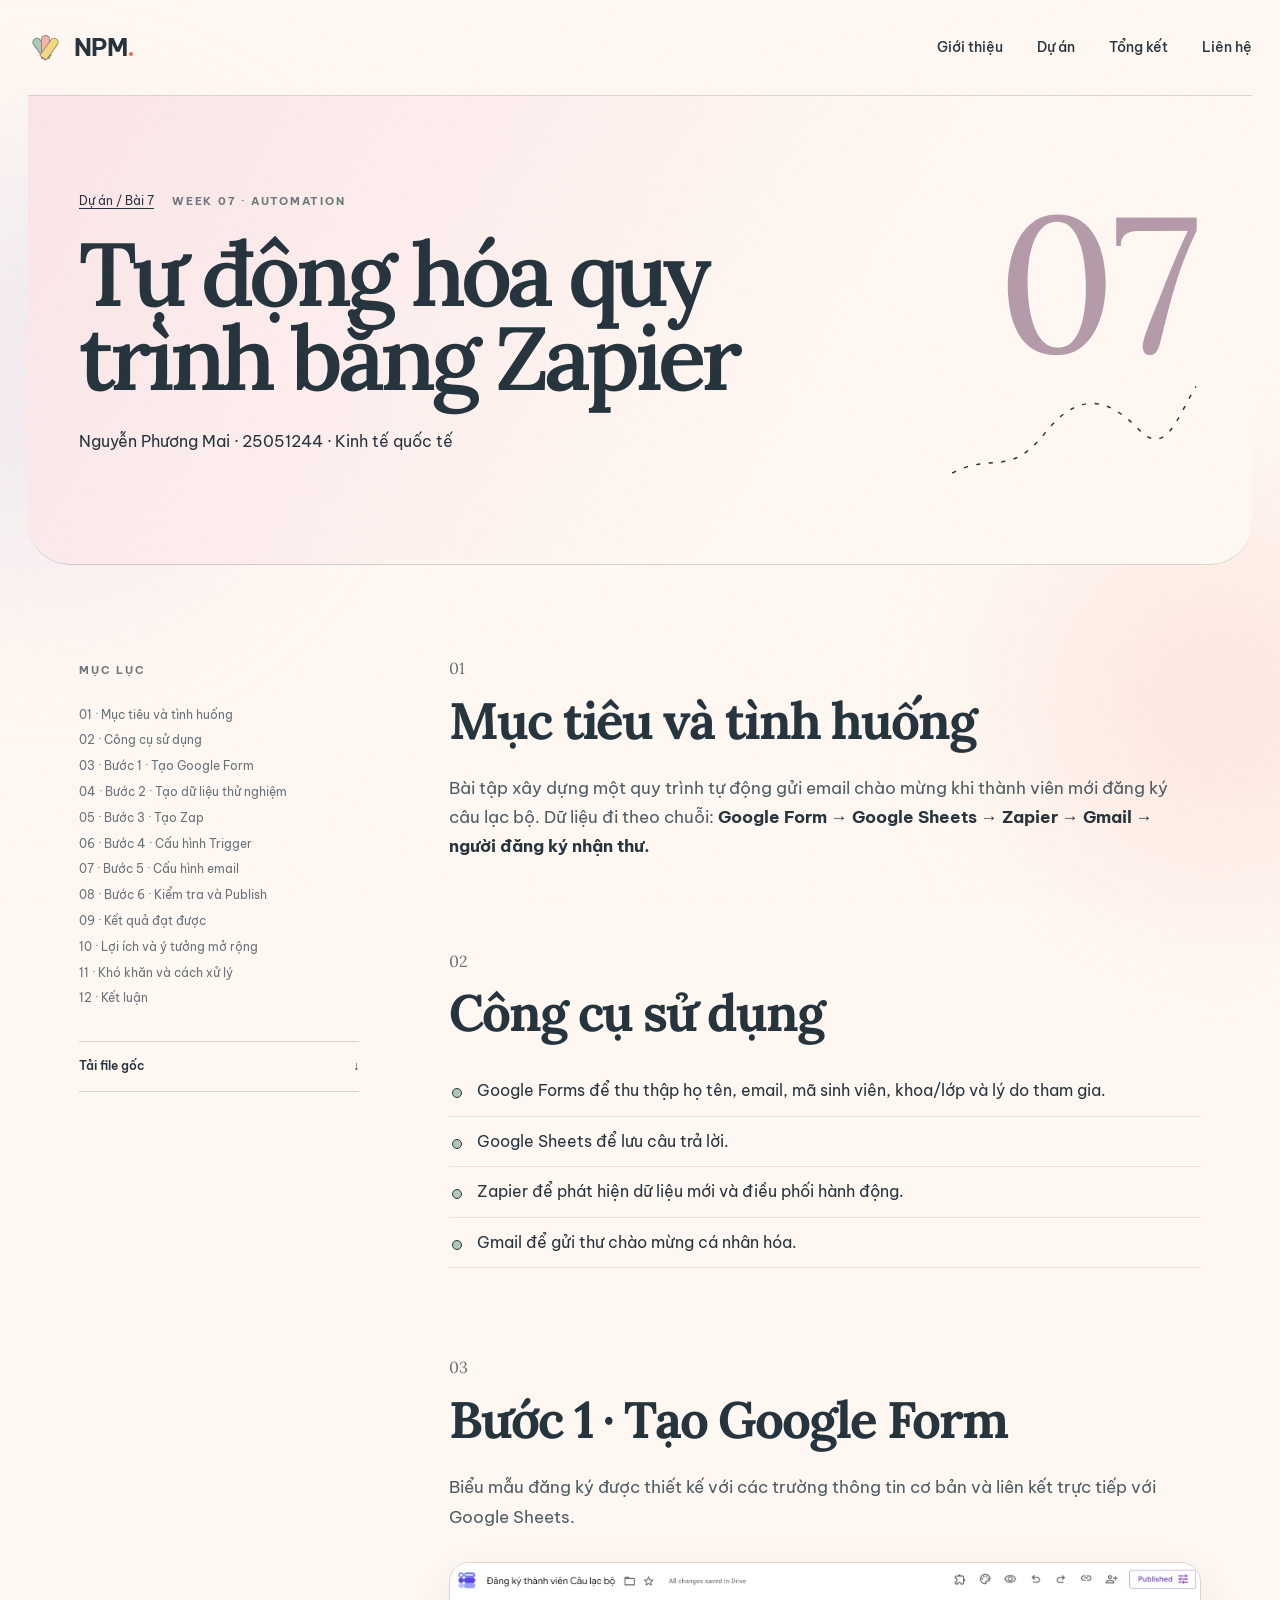
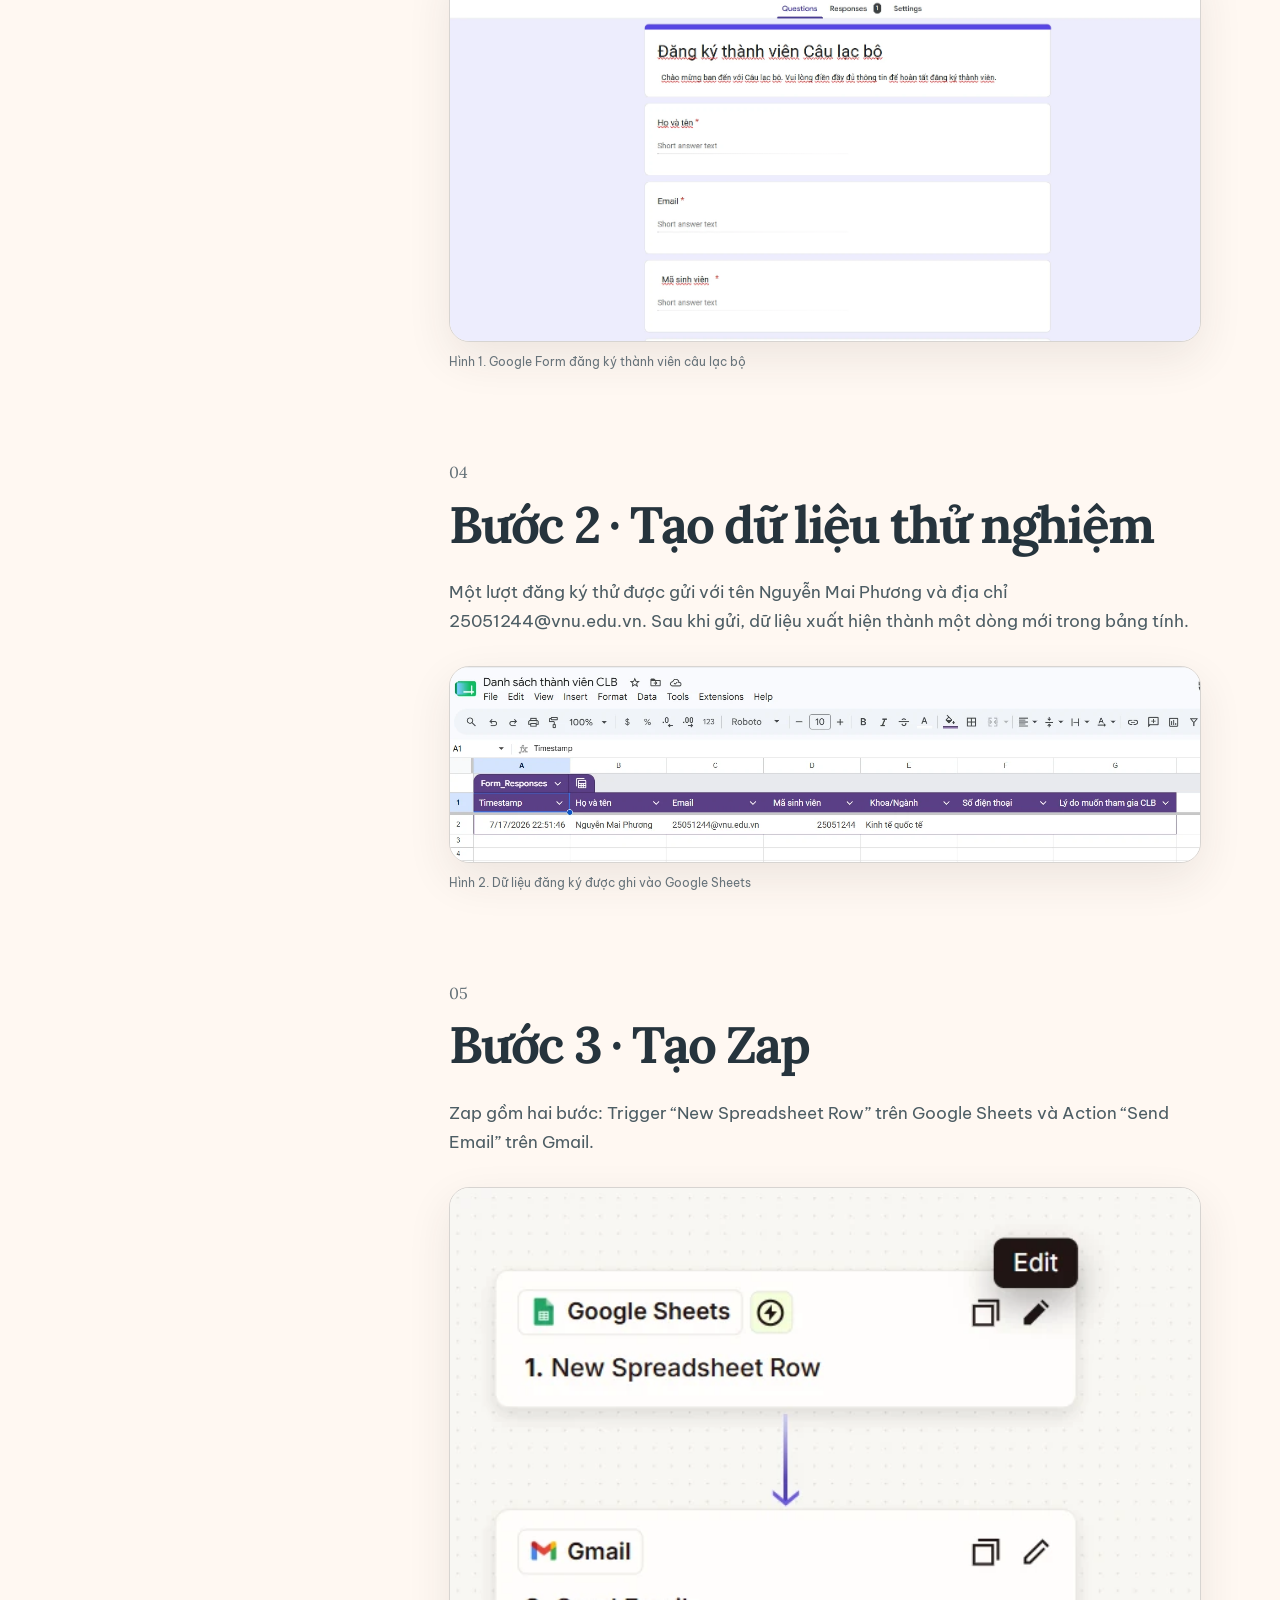
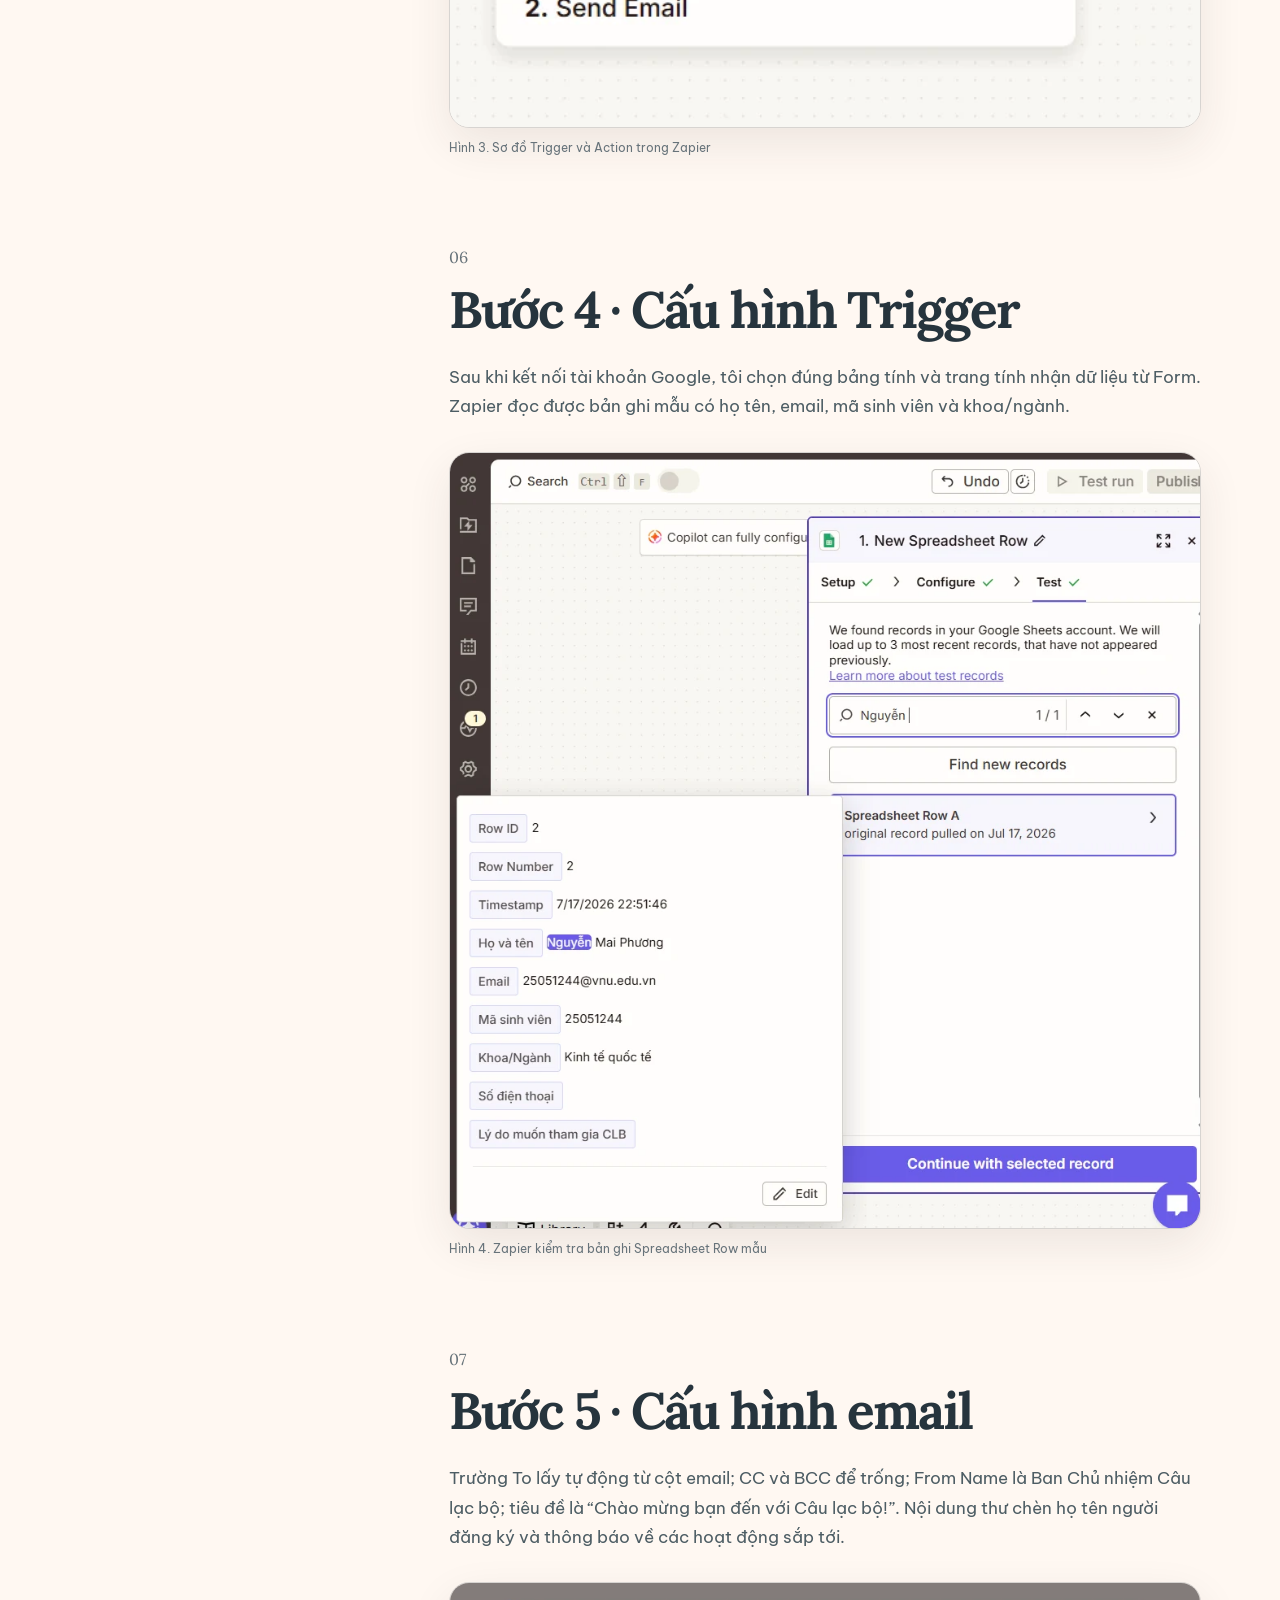
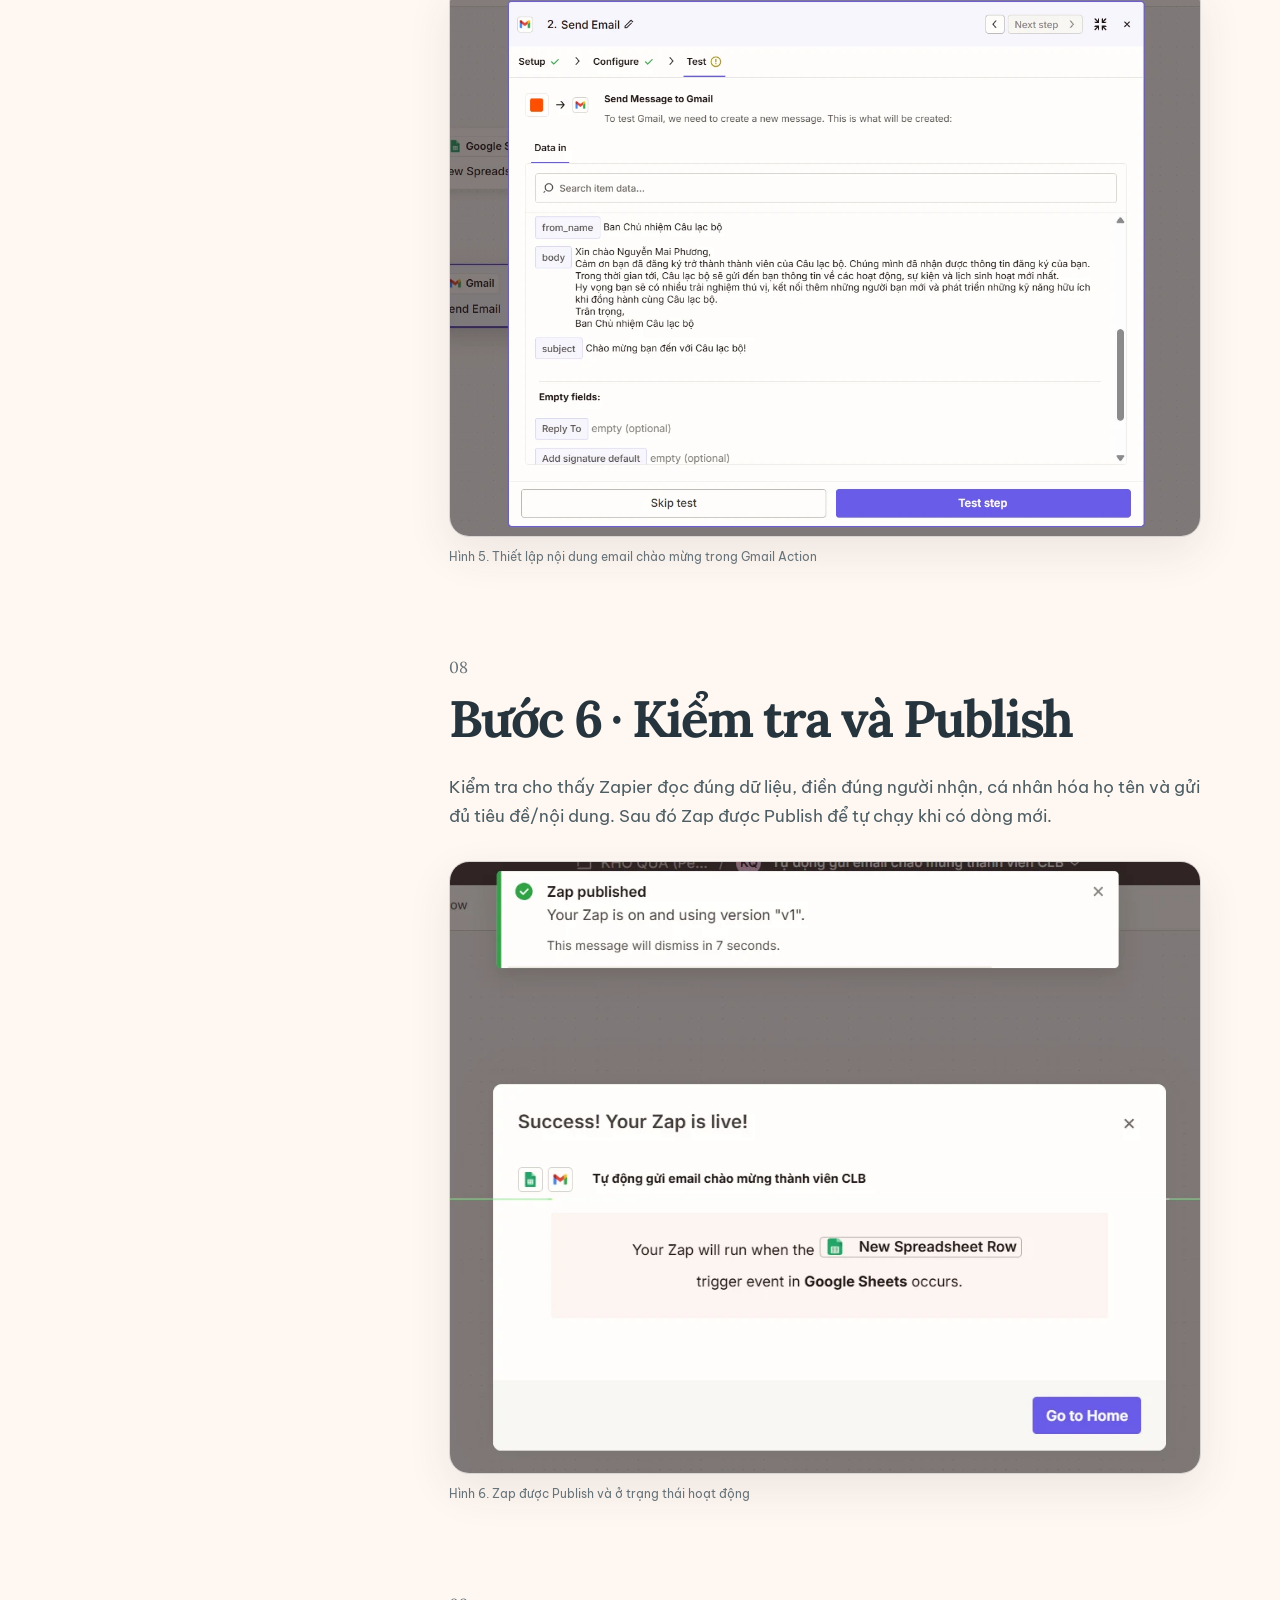
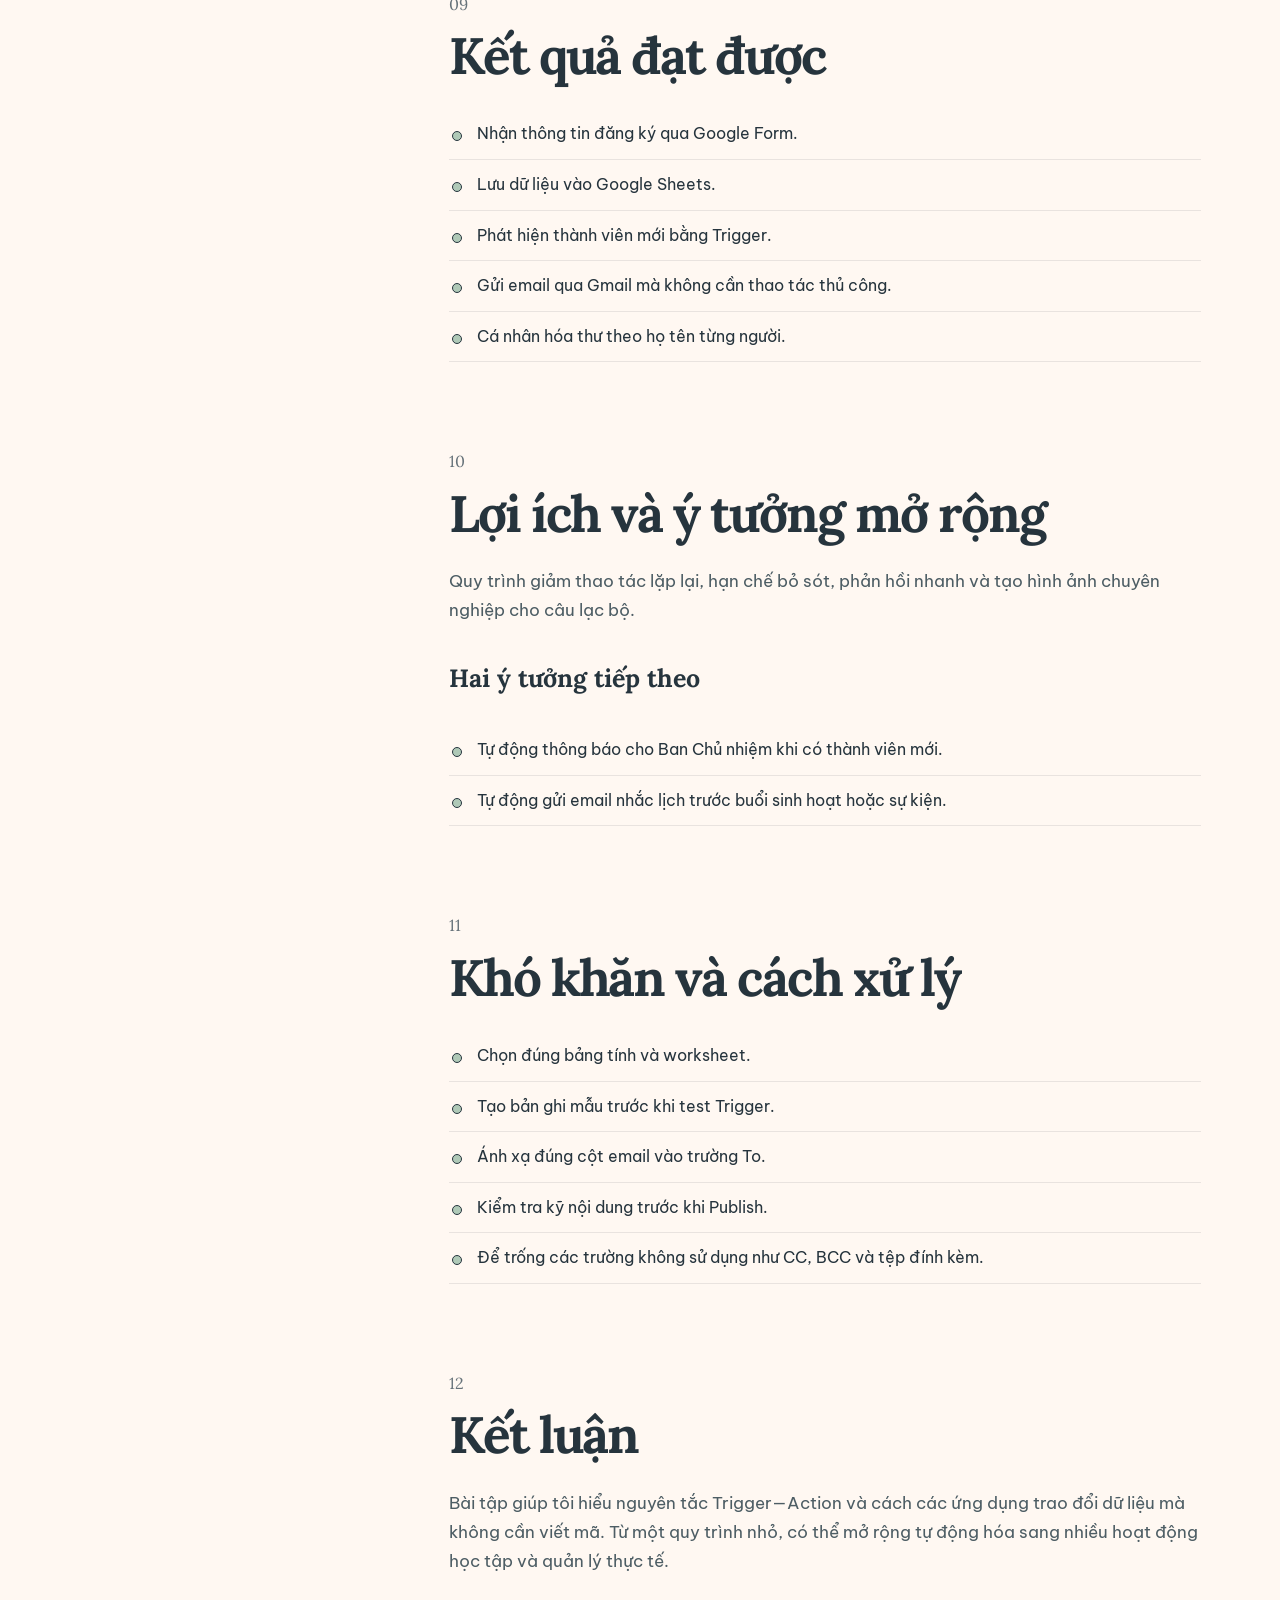
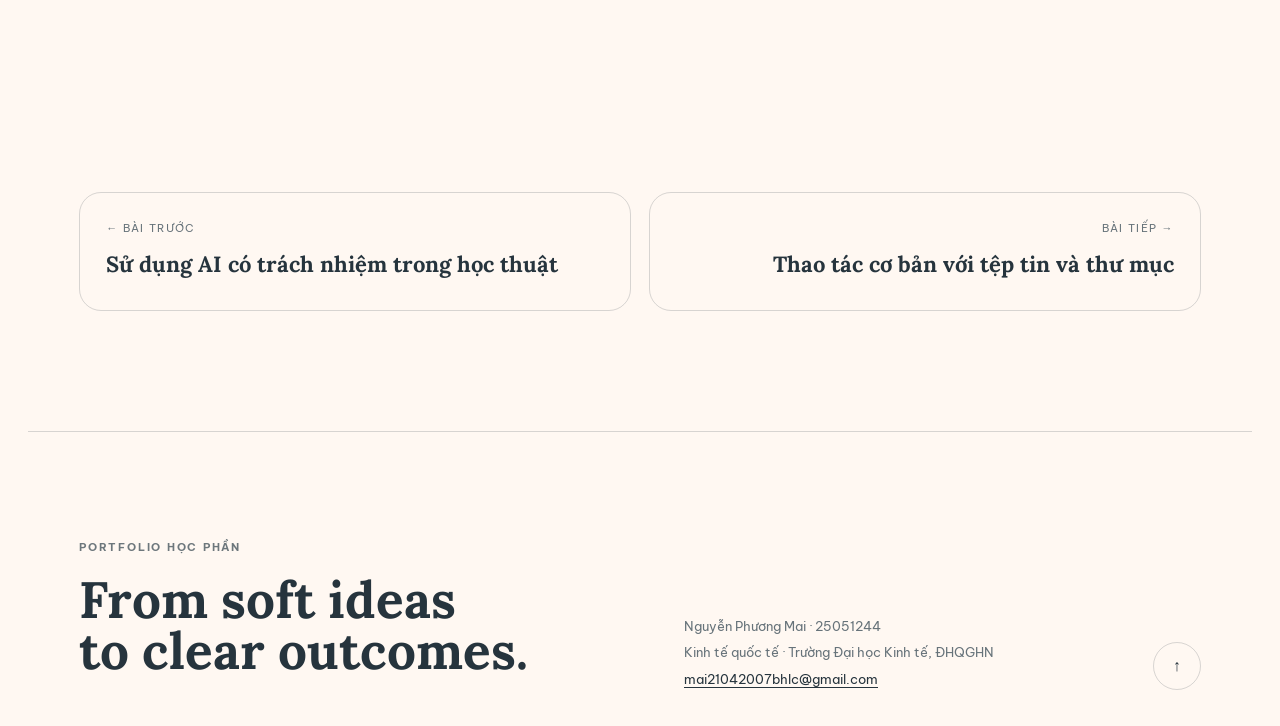
<file: projects/week-7.html>
<!doctype html>
<html lang="vi">
<head>
  <meta charset="utf-8">
  <meta name="viewport" content="width=device-width, initial-scale=1">
  <meta name="description" content="Tự động hóa quy trình bằng Zapier">
  <meta name="theme-color" content="#fff8f2">
  <title>Tự động hóa quy trình bằng Zapier · Nguyễn Phương Mai · Portfolio CNS & AI</title>
  <link rel="stylesheet" href="../assets/css/style.css">
  <script defer src="../assets/js/main.js"></script>
</head>
<body id="top">
  <a class="skip-link" href="#main">Bỏ qua điều hướng</a>
  <div class="grain" aria-hidden="true"></div>
  <div class="ambient ambient-a" aria-hidden="true"></div><div class="ambient ambient-b" aria-hidden="true"></div>
  <div class="page-shell">
    
<nav class="site-nav" aria-label="Điều hướng chính">
  <a class="brand" href="../index.html" aria-label="Trang chủ Nguyễn Phương Mai">
    <span class="brand-mark" aria-hidden="true"><span></span><span></span><span></span></span>
    <span>NPM<span class="brand-dot">.</span></span>
  </a>
  <button class="nav-toggle" aria-expanded="false" aria-controls="nav-links"><span></span><span></span></button>
  <div class="nav-links" id="nav-links">
    <a href="../about.html">Giới thiệu</a>
    <a href="../projects.html">Dự án</a>
    <a href="../reflection.html">Tổng kết</a>
    <a href="../contact.html">Liên hệ</a>
  </div>
</nav>
    <main id="main">
    <section class="project-detail-hero" style="--project-accent:#F2C7D8">
      <div class="reveal"><a class="breadcrumb" href="../projects.html">Dự án / Bài 7</a><span class="eyebrow">Week 07 · Automation</span><h1>Tự động hóa quy trình bằng Zapier</h1><p>Nguyễn Phương Mai · 25051244 · Kinh tế quốc tế</p></div>
      <div class="project-hero-number reveal">07<svg viewBox="0 0 240 110" aria-hidden="true"><path d="M4 90 C42 70 58 95 92 52 S155 22 181 49 S218 35 235 8"/></svg></div>
    </section>
    <div class="report-layout">
      <aside class="report-aside"><span class="eyebrow">Mục lục</span><nav class="toc"></nav><a class="source-download" href="../assets/docs/Bai-7-Tu-dong-hoa-Zapier.pdf" download>Tải file gốc <span>↓</span></a></aside>
      <article class="report-content"><section class="report-section reveal"><span class="section-no">01</span><h2>Mục tiêu và tình huống</h2><p>Bài tập xây dựng một quy trình tự động gửi email chào mừng khi thành viên mới đăng ký câu lạc bộ. Dữ liệu đi theo chuỗi: <strong>Google Form → Google Sheets → Zapier → Gmail → người đăng ký nhận thư.</strong></p></section><section class="report-section reveal"><span class="section-no">02</span><h2>Công cụ sử dụng</h2><ul class="clean-list"><li>Google Forms để thu thập họ tên, email, mã sinh viên, khoa/lớp và lý do tham gia.</li><li>Google Sheets để lưu câu trả lời.</li><li>Zapier để phát hiện dữ liệu mới và điều phối hành động.</li><li>Gmail để gửi thư chào mừng cá nhân hóa.</li></ul></section><section class="report-section reveal"><span class="section-no">03</span><h2>Bước 1 · Tạo Google Form</h2><p>Biểu mẫu đăng ký được thiết kế với các trường thông tin cơ bản và liên kết trực tiếp với Google Sheets.</p><figure class="evidence reveal"><button class="image-open" type="button" data-full="../assets/images/week-7/image1.webp" data-caption="Hình 1. Google Form đăng ký thành viên câu lạc bộ"><img loading="lazy" src="../assets/images/week-7/image1.webp" alt="Hình 1. Google Form đăng ký thành viên câu lạc bộ"></button><figcaption>Hình 1. Google Form đăng ký thành viên câu lạc bộ</figcaption></figure></section><section class="report-section reveal"><span class="section-no">04</span><h2>Bước 2 · Tạo dữ liệu thử nghiệm</h2><p>Một lượt đăng ký thử được gửi với tên Nguyễn Mai Phương và địa chỉ 25051244@vnu.edu.vn. Sau khi gửi, dữ liệu xuất hiện thành một dòng mới trong bảng tính.</p><figure class="evidence reveal"><button class="image-open" type="button" data-full="../assets/images/week-7/image2.webp" data-caption="Hình 2. Dữ liệu đăng ký được ghi vào Google Sheets"><img loading="lazy" src="../assets/images/week-7/image2.webp" alt="Hình 2. Dữ liệu đăng ký được ghi vào Google Sheets"></button><figcaption>Hình 2. Dữ liệu đăng ký được ghi vào Google Sheets</figcaption></figure></section><section class="report-section reveal"><span class="section-no">05</span><h2>Bước 3 · Tạo Zap</h2><p>Zap gồm hai bước: Trigger “New Spreadsheet Row” trên Google Sheets và Action “Send Email” trên Gmail.</p><figure class="evidence reveal"><button class="image-open" type="button" data-full="../assets/images/week-7/image3.webp" data-caption="Hình 3. Sơ đồ Trigger và Action trong Zapier"><img loading="lazy" src="../assets/images/week-7/image3.webp" alt="Hình 3. Sơ đồ Trigger và Action trong Zapier"></button><figcaption>Hình 3. Sơ đồ Trigger và Action trong Zapier</figcaption></figure></section><section class="report-section reveal"><span class="section-no">06</span><h2>Bước 4 · Cấu hình Trigger</h2><p>Sau khi kết nối tài khoản Google, tôi chọn đúng bảng tính và trang tính nhận dữ liệu từ Form. Zapier đọc được bản ghi mẫu có họ tên, email, mã sinh viên và khoa/ngành.</p><figure class="evidence reveal"><button class="image-open" type="button" data-full="../assets/images/week-7/image4.webp" data-caption="Hình 4. Zapier kiểm tra bản ghi Spreadsheet Row mẫu"><img loading="lazy" src="../assets/images/week-7/image4.webp" alt="Hình 4. Zapier kiểm tra bản ghi Spreadsheet Row mẫu"></button><figcaption>Hình 4. Zapier kiểm tra bản ghi Spreadsheet Row mẫu</figcaption></figure></section><section class="report-section reveal"><span class="section-no">07</span><h2>Bước 5 · Cấu hình email</h2><p>Trường To lấy tự động từ cột email; CC và BCC để trống; From Name là Ban Chủ nhiệm Câu lạc bộ; tiêu đề là “Chào mừng bạn đến với Câu lạc bộ!”. Nội dung thư chèn họ tên người đăng ký và thông báo về các hoạt động sắp tới.</p><figure class="evidence reveal"><button class="image-open" type="button" data-full="../assets/images/week-7/image5.webp" data-caption="Hình 5. Thiết lập nội dung email chào mừng trong Gmail Action"><img loading="lazy" src="../assets/images/week-7/image5.webp" alt="Hình 5. Thiết lập nội dung email chào mừng trong Gmail Action"></button><figcaption>Hình 5. Thiết lập nội dung email chào mừng trong Gmail Action</figcaption></figure></section><section class="report-section reveal"><span class="section-no">08</span><h2>Bước 6 · Kiểm tra và Publish</h2><p>Kiểm tra cho thấy Zapier đọc đúng dữ liệu, điền đúng người nhận, cá nhân hóa họ tên và gửi đủ tiêu đề/nội dung. Sau đó Zap được Publish để tự chạy khi có dòng mới.</p><figure class="evidence reveal"><button class="image-open" type="button" data-full="../assets/images/week-7/image6.webp" data-caption="Hình 6. Zap được Publish và ở trạng thái hoạt động"><img loading="lazy" src="../assets/images/week-7/image6.webp" alt="Hình 6. Zap được Publish và ở trạng thái hoạt động"></button><figcaption>Hình 6. Zap được Publish và ở trạng thái hoạt động</figcaption></figure></section><section class="report-section reveal"><span class="section-no">09</span><h2>Kết quả đạt được</h2><ul class="clean-list"><li>Nhận thông tin đăng ký qua Google Form.</li><li>Lưu dữ liệu vào Google Sheets.</li><li>Phát hiện thành viên mới bằng Trigger.</li><li>Gửi email qua Gmail mà không cần thao tác thủ công.</li><li>Cá nhân hóa thư theo họ tên từng người.</li></ul></section><section class="report-section reveal"><span class="section-no">10</span><h2>Lợi ích và ý tưởng mở rộng</h2><p>Quy trình giảm thao tác lặp lại, hạn chế bỏ sót, phản hồi nhanh và tạo hình ảnh chuyên nghiệp cho câu lạc bộ.</p><h3>Hai ý tưởng tiếp theo</h3><ul class="clean-list"><li>Tự động thông báo cho Ban Chủ nhiệm khi có thành viên mới.</li><li>Tự động gửi email nhắc lịch trước buổi sinh hoạt hoặc sự kiện.</li></ul></section><section class="report-section reveal"><span class="section-no">11</span><h2>Khó khăn và cách xử lý</h2><ul class="clean-list"><li>Chọn đúng bảng tính và worksheet.</li><li>Tạo bản ghi mẫu trước khi test Trigger.</li><li>Ánh xạ đúng cột email vào trường To.</li><li>Kiểm tra kỹ nội dung trước khi Publish.</li><li>Để trống các trường không sử dụng như CC, BCC và tệp đính kèm.</li></ul></section><section class="report-section reveal"><span class="section-no">12</span><h2>Kết luận</h2><p>Bài tập giúp tôi hiểu nguyên tắc Trigger—Action và cách các ứng dụng trao đổi dữ liệu mà không cần viết mã. Từ một quy trình nhỏ, có thể mở rộng tự động hóa sang nhiều hoạt động học tập và quản lý thực tế.</p></section></article>
    </div>
    <nav class="project-pagination"><a href="week-6.html"><span>← Bài trước</span><b>Sử dụng AI có trách nhiệm trong học thuật</b></a><a href="week-1.html"><span>Bài tiếp →</span><b>Thao tác cơ bản với tệp tin và thư mục</b></a></nav>
    </main>
    
<footer class="site-footer">
  <div><span class="eyebrow">Portfolio học phần</span><h2>From soft ideas<br>to clear outcomes.</h2></div>
  <div class="footer-meta"><p>Nguyễn Phương Mai · 25051244</p><p>Kinh tế quốc tế · Trường Đại học Kinh tế, ĐHQGHN</p><a href="mailto:mai21042007bhlc@gmail.com">mai21042007bhlc@gmail.com</a></div>
  <a class="back-top" href="#top" aria-label="Lên đầu trang">↑</a>
</footer>
  </div>
  <dialog class="lightbox" aria-label="Xem ảnh minh chứng"><button class="lightbox-close" aria-label="Đóng">×</button><img alt=""><p></p></dialog>
</body>
</html>
</file>
<file: assets/css/style.css>
@import url('https://fonts.googleapis.com/css2?family=Be+Vietnam+Pro:wght@300;400;500;600;700&family=Lora:ital,wght@0,500;0,600;0,700;1,500&display=swap');
:root{--paper:#fff8f2;--paper-2:#f8f1ea;--ink:#26343d;--muted:#67737a;--sage:#afc9b7;--lilac:#c9c2e8;--peach:#f4b5a7;--butter:#f3d982;--sky:#a9c4e8;--line:rgba(38,52,61,.18);--white:#fffdf9;--radius:26px;--shadow:0 24px 60px rgba(56,45,38,.10);--sans:'Be Vietnam Pro','Segoe UI',Arial,sans-serif;--serif:'Lora',Georgia,'Times New Roman',serif}
*{box-sizing:border-box}html{scroll-behavior:smooth}body{margin:0;background:var(--paper);color:var(--ink);font-family:var(--sans);font-size:16px;line-height:1.72;overflow-x:hidden}img{max-width:100%;display:block}a{color:inherit;text-decoration:none}button{font:inherit}.skip-link{position:fixed;left:16px;top:-60px;z-index:1000;background:var(--ink);color:#fff;padding:10px 14px;border-radius:10px}.skip-link:focus{top:16px}.grain{position:fixed;inset:0;pointer-events:none;z-index:100;opacity:.12;background-image:url("data:image/svg+xml,%3Csvg viewBox='0 0 180 180' xmlns='http://www.w3.org/2000/svg'%3E%3Cfilter id='n'%3E%3CfeTurbulence type='fractalNoise' baseFrequency='.92' numOctaves='2' stitchTiles='stitch'/%3E%3C/filter%3E%3Crect width='100%25' height='100%25' filter='url(%23n)' opacity='.13'/%3E%3C/svg%3E")}.ambient{position:fixed;border-radius:50%;filter:blur(90px);opacity:.24;pointer-events:none;z-index:-1}.ambient-a{width:420px;height:420px;background:var(--lilac);left:-160px;top:18vh}.ambient-b{width:360px;height:360px;background:var(--peach);right:-120px;top:58vh}.page-shell{width:min(1500px,100%);margin:auto;padding:0 28px}.site-nav{height:96px;display:flex;align-items:center;justify-content:space-between;border-bottom:1px solid var(--line);position:relative;z-index:20}.brand{display:flex;align-items:center;gap:12px;font-weight:700;letter-spacing:-.03em;font-size:24px}.brand-dot{color:#df7666}.brand-mark{width:34px;height:34px;display:grid;place-items:center;position:relative}.brand-mark span{position:absolute;width:9px;height:24px;background:var(--sage);border:1px solid rgba(38,52,61,.4);border-radius:9px 9px 2px 2px;transform-origin:50% 80%}.brand-mark span:nth-child(1){transform:rotate(-36deg)}.brand-mark span:nth-child(2){background:var(--peach)}.brand-mark span:nth-child(3){transform:rotate(36deg);background:var(--butter)}.nav-links{display:flex;gap:34px;align-items:center}.nav-links a{font-size:14px;font-weight:500;position:relative}.nav-links a:after{content:"";position:absolute;height:1px;left:0;right:100%;bottom:-6px;background:var(--ink);transition:right .25s}.nav-links a:hover:after,.nav-links a:focus-visible:after{right:0}.nav-toggle{display:none;background:none;border:0;width:48px;height:48px}.nav-toggle span{display:block;width:24px;height:1px;background:var(--ink);margin:7px auto}.hero{min-height:760px;display:grid;grid-template-columns:1.05fr .95fr;align-items:center;gap:8vw;padding:78px 3vw 70px}.hero h1,.inner-hero h1,.contact-hero h1,.project-detail-hero h1{font-family:var(--serif);font-weight:600;line-height:.94;letter-spacing:-.055em;margin:18px 0 28px}.home-hero h1{font-size:clamp(62px,8.2vw,134px)}.home-hero h1 span{display:block}.home-hero h1 span:last-child{margin-left:1.05em;color:#496462;font-style:italic}.eyebrow{text-transform:uppercase;letter-spacing:.16em;font-size:11px;font-weight:700;color:#6d777c}.hero-lead{max-width:680px;font-size:20px;color:#4f5e64}.hero-actions{display:flex;align-items:center;gap:28px;margin-top:32px}.btn{display:inline-flex;align-items:center;justify-content:center;padding:14px 20px;border-radius:999px;font-size:14px;font-weight:600}.btn-primary{background:var(--ink);color:var(--paper);transition:transform .25s,box-shadow .25s}.btn-primary:hover{transform:translateY(-2px);box-shadow:0 14px 30px rgba(38,52,61,.2)}.text-link{display:inline-flex;gap:8px;align-items:center;font-size:14px;font-weight:600;border-bottom:1px solid var(--ink)}.hero-stats{display:flex;gap:34px;margin-top:58px}.hero-stats div{display:flex;flex-direction:column;border-left:1px solid var(--line);padding-left:16px}.hero-stats b{font-family:var(--serif);font-size:31px}.hero-stats span{font-size:11px;text-transform:uppercase;letter-spacing:.12em;color:var(--muted)}.hero-visual{position:relative;min-height:590px}.photo-frame{position:absolute;inset:25px 34px 35px 58px;border-radius:180px 180px 36px 36px;overflow:hidden;box-shadow:var(--shadow);background:var(--sage)}.photo-frame:before{content:"";position:absolute;inset:16px;border:1px solid rgba(255,255,255,.55);border-radius:165px 165px 28px 28px;z-index:2;pointer-events:none}.photo-frame img{width:100%;height:100%;object-fit:cover;object-position:50% 45%;filter:saturate(.86) contrast(.98)}.photo-note{position:absolute;background:var(--white);border:1px solid var(--line);box-shadow:0 12px 34px rgba(55,46,40,.08);padding:12px 16px;border-radius:14px;font-size:11px;line-height:1.35;text-transform:uppercase;letter-spacing:.12em}.note-a{left:0;top:28%}.note-b{right:0;bottom:17%;background:var(--butter)}.route-map{position:absolute;inset:0;width:100%;height:100%;overflow:visible}.route-map path,.card-graph path,.hero-index svg path,.project-hero-number svg path{fill:none;stroke:var(--ink);stroke-width:1.4;stroke-dasharray:4 8}.route-map circle,.card-graph circle{fill:var(--paper);stroke:var(--ink);stroke-width:1.2}.ticker{width:calc(100% + 56px);margin-left:-28px;overflow:hidden;border-top:1px solid var(--line);border-bottom:1px solid var(--line);background:rgba(255,255,255,.34)}.ticker div{white-space:nowrap;font-family:var(--serif);font-style:italic;font-size:22px;padding:18px 0;animation:ticker 28s linear infinite}.section-pad{padding:130px 4vw}.intro-grid{display:grid;grid-template-columns:.8fr 1fr;column-gap:9vw;row-gap:60px}.section-heading h2{font-family:var(--serif);font-size:clamp(44px,6vw,86px);line-height:1.02;letter-spacing:-.05em;margin:16px 0 22px}.intro-copy{font-size:18px;color:#526168}.intro-copy p:first-child{font-size:24px;color:var(--ink);font-family:var(--serif)}.palette{grid-column:1/-1;display:grid;grid-template-columns:repeat(6,1fr);gap:12px}.palette span{height:130px;background:var(--sw);border:1px solid var(--line);border-radius:18px;padding:12px;display:flex;align-items:flex-end;text-transform:uppercase;letter-spacing:.12em;font-size:10px}.projects-preview{display:grid;grid-template-columns:.36fr .64fr;gap:5vw;background:rgba(255,255,255,.28);border-radius:42px}.projects-preview>.section-heading{position:sticky;top:40px;align-self:start}.project-grid{display:grid;grid-template-columns:repeat(12,1fr);gap:18px}.project-card{grid-column:span 6;min-height:330px}.project-card:nth-child(3n+1){grid-column:span 7}.project-card:nth-child(3n+2){grid-column:span 5}.project-card a{height:100%;display:flex;flex-direction:column;padding:28px;border:1px solid var(--line);background:color-mix(in srgb,var(--card-accent) 45%,white);border-radius:26px;position:relative;overflow:hidden;transition:transform .28s ease,box-shadow .28s ease}.project-card a:before{content:"";position:absolute;width:150px;height:150px;border-radius:50%;background:rgba(255,255,255,.35);right:-40px;top:-55px}.project-card a:hover{transform:translateY(-7px) rotate(-.2deg);box-shadow:var(--shadow)}.project-card-top{display:flex;justify-content:space-between;align-items:center}.project-no{font-family:var(--serif);font-size:28px}.project-tag{font-size:10px;text-transform:uppercase;letter-spacing:.14em;border:1px solid rgba(38,52,61,.25);border-radius:999px;padding:6px 10px}.project-card h3{font-family:var(--serif);font-size:clamp(25px,2.4vw,40px);line-height:1.05;letter-spacing:-.035em;margin:44px 0 16px;max-width:90%}.project-card p{font-size:14px;max-width:88%;color:#546168}.project-link{margin-top:auto;font-size:13px;font-weight:600}.card-graph{position:absolute;right:-12px;bottom:-4px;width:48%;opacity:.45}.learning-arc{display:grid;grid-template-columns:.35fr .65fr;gap:7vw}.arc-track{position:relative;display:grid;grid-template-columns:repeat(7,1fr);gap:12px;align-items:end;padding-top:100px}.arc-line{position:absolute;left:2%;right:2%;top:48%;height:1px;background:var(--ink);transform:rotate(-6deg)}.arc-item{position:relative;z-index:2;min-height:140px;border-left:1px solid var(--line);padding:12px;background:var(--paper)}.arc-item:nth-of-type(even){transform:translateY(-35px)}.arc-item b{font-family:var(--serif);font-size:28px}.arc-item span{display:block;font-size:11px;line-height:1.35;text-transform:uppercase;letter-spacing:.08em;margin-top:30px}.quote-block{margin:40px 4vw 150px;padding:80px;border-radius:36px;background:var(--ink);color:var(--paper);position:relative;overflow:hidden}.quote-block:after{content:"";position:absolute;width:340px;height:340px;border-radius:50%;background:var(--lilac);right:-160px;top:-190px;opacity:.28}.quote-block blockquote{font-family:var(--serif);font-size:clamp(32px,5vw,66px);line-height:1.08;letter-spacing:-.04em;margin:0 0 30px;max-width:1050px}.quote-block span{font-size:12px;text-transform:uppercase;letter-spacing:.12em}.site-footer{padding:100px 4vw 36px;border-top:1px solid var(--line);display:grid;grid-template-columns:1fr .75fr auto;gap:60px;align-items:end}.site-footer h2{font-family:var(--serif);font-size:clamp(36px,4vw,62px);line-height:1;margin:14px 0}.footer-meta{font-size:13px;color:var(--muted)}.footer-meta p{margin:4px 0}.footer-meta a{color:var(--ink);border-bottom:1px solid}.back-top{width:48px;height:48px;border:1px solid var(--line);border-radius:50%;display:grid;place-items:center}.inner-hero{min-height:620px;padding:95px 4vw 85px;display:grid;grid-template-columns:1fr .75fr;gap:8vw;align-items:center}.inner-hero h1,.contact-hero h1{font-size:clamp(58px,8vw,120px)}.about-photo{height:500px;border-radius:44% 44% 24px 24px;overflow:hidden;transform:rotate(2deg);box-shadow:var(--shadow)}.about-photo img{width:100%;height:100%;object-fit:cover}.about-details{display:grid;grid-template-columns:.7fr 1.3fr;gap:8vw}.profile-card{background:var(--sage);padding:34px;border-radius:28px;align-self:start}.profile-card dl{margin:25px 0 0}.profile-card dl div{padding:15px 0;border-bottom:1px solid rgba(38,52,61,.18)}.profile-card dt{font-size:10px;text-transform:uppercase;letter-spacing:.12em;color:#596763}.profile-card dd{margin:5px 0 0;font-weight:600}.about-narrative h2,.source-note h2,.next-step h2{font-family:var(--serif);font-size:clamp(42px,5vw,72px);line-height:1.04;letter-spacing:-.04em}.about-narrative p{font-size:19px;color:#526168}.value-chips{display:flex;flex-wrap:wrap;gap:10px;margin-top:30px}.value-chips span{border:1px solid var(--line);border-radius:999px;padding:9px 14px;font-size:12px}.toolkit{background:rgba(201,194,232,.24);border-radius:40px}.tool-grid{display:grid;grid-template-columns:repeat(4,1fr);gap:18px;margin-top:50px}.tool-grid>div{background:var(--white);border:1px solid var(--line);border-radius:22px;padding:28px}.tool-grid b{font-family:var(--serif);font-size:24px}.tool-grid h3{font-family:var(--serif);font-size:25px}.tool-grid p{font-size:13px;color:var(--muted)}.projects-hero p{max-width:700px;font-size:18px;color:var(--muted)}.hero-index{font-family:var(--serif);font-size:100px;color:#59706d}.hero-index svg{width:100%}.hero-index svg path{stroke:#59706d}.project-grid-full{max-width:1180px;margin:auto}.source-note{max-width:1000px}.source-note p{font-size:18px;color:var(--muted)}.reflection-orbit{height:430px;border:1px solid var(--line);border-radius:50%;position:relative}.reflection-orbit i{position:absolute;width:80px;height:80px;border-radius:50%;background:var(--peach);left:50%;top:50%;transform:translate(-50%,-50%)}.reflection-orbit span{position:absolute;font-size:11px;text-transform:uppercase;letter-spacing:.12em}.reflection-orbit span:nth-child(1){left:10%;top:52%}.reflection-orbit span:nth-child(2){left:45%;top:5%}.reflection-orbit span:nth-child(3){right:8%;top:50%}.reflection-orbit span:nth-child(4){left:42%;bottom:4%}.reflection-grid{display:grid;grid-template-columns:repeat(2,1fr);gap:18px}.reflection-grid article{border:1px solid var(--line);border-radius:25px;padding:42px;min-height:330px;background:rgba(255,255,255,.28)}.reflection-grid article:nth-child(3n){grid-column:span 2;background:rgba(175,201,183,.25)}.reflection-grid .chapter{font-family:var(--serif);font-size:26px}.reflection-grid h2{font-family:var(--serif);font-size:36px;line-height:1.1}.reflection-grid p{color:var(--muted)}.next-step{margin:80px 4vw 140px;padding:70px;border-radius:32px;background:var(--lilac)}.contact-hero{min-height:720px;padding:90px 4vw;display:grid;grid-template-columns:1.1fr .7fr;gap:9vw;align-items:center}.contact-hero p{font-size:18px;color:var(--muted);max-width:600px}.email-display{display:inline-flex;gap:20px;font-size:clamp(19px,3vw,40px);font-family:var(--serif);border-bottom:2px solid;margin-top:40px}.contact-card{background:var(--peach);border-radius:34px;padding:48px;min-height:420px;display:flex;flex-direction:column}.contact-card h2{font-family:var(--serif);font-size:46px;margin-top:auto;margin-bottom:12px}.contact-route{display:flex;gap:60px;margin-top:50px;position:relative}.contact-route:before{content:"";position:absolute;left:8px;right:8px;top:8px;height:1px;background:var(--ink)}.contact-route i{width:17px;height:17px;border-radius:50%;background:var(--paper);border:1px solid;position:relative}.project-detail-hero{padding:90px 4vw 70px;display:grid;grid-template-columns:1fr .32fr;gap:6vw;border-bottom:1px solid var(--line);background:linear-gradient(120deg,color-mix(in srgb,var(--project-accent) 40%,var(--paper)),var(--paper) 65%);border-radius:0 0 42px 42px}.project-detail-hero h1{font-size:clamp(52px,7vw,104px);max-width:1000px}.breadcrumb{font-size:12px;border-bottom:1px solid;margin-right:18px}.project-hero-number{font-family:var(--serif);font-size:clamp(100px,15vw,220px);line-height:1;color:color-mix(in srgb,var(--project-accent) 70%,var(--ink));text-align:right;align-self:end}.project-hero-number svg{display:block;width:100%}.project-hero-number svg path{stroke:var(--ink)}.report-layout{display:grid;grid-template-columns:280px minmax(0,920px);gap:7vw;max-width:1320px;margin:0 auto;padding:90px 4vw 130px}.report-aside{position:sticky;top:28px;align-self:start}.toc{display:flex;flex-direction:column;gap:9px;margin:24px 0 34px}.toc a{font-size:12px;color:var(--muted);line-height:1.4}.toc a:hover{color:var(--ink)}.source-download{display:flex;justify-content:space-between;border-top:1px solid var(--line);border-bottom:1px solid var(--line);padding:14px 0;font-size:12px;font-weight:600}.report-content{min-width:0}.report-section{position:relative;margin-bottom:86px;scroll-margin-top:26px}.report-section>.section-no{font-family:var(--serif);font-size:16px;color:var(--muted);display:block;margin-bottom:10px}.report-section>h2{font-family:var(--serif);font-size:clamp(34px,4vw,58px);line-height:1.08;letter-spacing:-.04em;margin:0 0 26px}.report-section h3{font-family:var(--serif);font-size:25px;margin-top:32px}.report-section p{font-size:17px;color:#4d5d64}.report-section strong{color:var(--ink)}.clean-list{padding:0;margin:22px 0;list-style:none}.clean-list li{position:relative;padding:11px 0 11px 28px;border-bottom:1px solid rgba(38,52,61,.1)}.clean-list li:before{content:"";position:absolute;left:3px;top:22px;width:8px;height:8px;border-radius:50%;background:var(--project-accent,var(--sage));border:1px solid var(--ink)}.evidence{margin:30px 0 42px}.image-open{display:block;width:100%;padding:0;border:0;background:none;border-radius:20px;overflow:hidden;cursor:zoom-in;box-shadow:0 16px 45px rgba(60,48,42,.09);border:1px solid var(--line)}.image-open img{width:100%;height:auto;transition:transform .45s ease}.image-open:hover img{transform:scale(1.018)}.evidence figcaption{font-size:12px;color:var(--muted);margin-top:10px}.table-wrap{overflow:auto;border:1px solid var(--line);border-radius:18px;background:var(--white);margin:28px 0}.table-wrap table{border-collapse:collapse;width:100%;min-width:760px;font-size:13px;line-height:1.5}.table-wrap th,.table-wrap td{text-align:left;vertical-align:top;padding:16px;border-right:1px solid var(--line);border-bottom:1px solid var(--line)}.table-wrap th{background:color-mix(in srgb,var(--project-accent,var(--sage)) 35%,white);font-size:11px;text-transform:uppercase;letter-spacing:.06em}.table-wrap tr:last-child td{border-bottom:0}.table-wrap td:last-child,.table-wrap th:last-child{border-right:0}.wide-table table{min-width:1100px}.reference-list{padding-left:24px}.reference-list li{padding:10px 0;border-bottom:1px solid rgba(38,52,61,.1);font-size:14px;color:#526168}.prompt-stack{display:grid;gap:12px;margin:28px 0}.prompt-stack>div{border:1px solid var(--line);border-radius:18px;padding:20px 22px;background:rgba(255,255,255,.38)}.prompt-stack span{display:inline-block;font-size:10px;text-transform:uppercase;letter-spacing:.12em;font-weight:700;background:var(--project-accent,var(--sage));padding:5px 9px;border-radius:999px}.prompt-stack p{margin:10px 0 0!important;font-size:15px!important}.principle-grid{display:grid;grid-template-columns:repeat(3,1fr);gap:12px}.principle-grid>div{padding:22px;border:1px solid var(--line);border-radius:18px;background:var(--white)}.principle-grid b{font-family:var(--serif);font-size:42px}.principle-grid span{display:block;font-weight:700}.principle-grid p{font-size:13px}.callout,.quote-card{padding:28px;border-left:4px solid var(--project-accent,var(--sage));background:rgba(255,255,255,.44);border-radius:0 18px 18px 0;margin:28px 0}.process-compare{display:grid;grid-template-columns:1fr 1fr;gap:15px;margin:28px 0}.process-compare>div{padding:25px;border:1px solid var(--line);border-radius:20px}.process-compare>div:last-child{background:color-mix(in srgb,var(--project-accent,var(--sage)) 35%,white)}.process-compare span{font-size:11px;text-transform:uppercase;letter-spacing:.12em;font-weight:700}.principle-list{display:grid;grid-template-columns:1fr 1fr;gap:12px}.principle-list>div{padding:25px;border:1px solid var(--line);border-radius:20px;background:rgba(255,255,255,.35)}.principle-list>div:last-child{grid-column:span 2}.principle-list b{font-family:var(--serif);font-size:28px}.principle-list h3{margin:8px 0!important}.principle-list p{font-size:14px}.project-pagination{max-width:1320px;margin:0 auto 120px;padding:0 4vw;display:grid;grid-template-columns:1fr 1fr;gap:18px}.project-pagination a{padding:26px;border:1px solid var(--line);border-radius:22px;display:flex;flex-direction:column}.project-pagination a:last-child{text-align:right}.project-pagination span{font-size:11px;text-transform:uppercase;letter-spacing:.12em;color:var(--muted)}.project-pagination b{font-family:var(--serif);font-size:22px;margin-top:8px}.lightbox{width:min(94vw,1300px);max-height:92vh;border:0;border-radius:18px;padding:18px;background:var(--white);box-shadow:0 30px 120px rgba(0,0,0,.3)}.lightbox::backdrop{background:rgba(25,30,34,.76);backdrop-filter:blur(5px)}.lightbox img{max-height:80vh;margin:auto}.lightbox p{font-size:12px;color:var(--muted)}.lightbox-close{position:absolute;right:14px;top:12px;width:42px;height:42px;border-radius:50%;border:1px solid var(--line);background:var(--white);cursor:pointer;font-size:25px}.reveal{opacity:0;transform:translateY(24px);transition:opacity .75s ease,transform .75s cubic-bezier(.22,1,.36,1)}.reveal.is-visible{opacity:1;transform:none}@keyframes ticker{to{transform:translateX(-50%)}}
@media(max-width:1000px){.hero{grid-template-columns:1fr;gap:20px}.hero-visual{min-height:600px}.projects-preview,.learning-arc,.about-details,.contact-hero{grid-template-columns:1fr}.projects-preview>.section-heading{position:relative;top:auto}.project-card,.project-card:nth-child(n){grid-column:span 6}.tool-grid{grid-template-columns:repeat(2,1fr)}.inner-hero{grid-template-columns:1fr}.about-photo{max-width:650px}.report-layout{grid-template-columns:1fr}.report-aside{position:relative;top:auto;display:grid;grid-template-columns:1fr auto;gap:20px}.toc{grid-column:1/-1;display:grid;grid-template-columns:repeat(2,1fr)}.arc-track{overflow:auto;padding-bottom:30px}.arc-item{min-width:120px}.site-footer{grid-template-columns:1fr 1fr}.back-top{display:none}}
@media(max-width:700px){.page-shell{padding:0 16px}.site-nav{height:76px}.nav-toggle{display:block;position:relative;z-index:30}.nav-links{position:absolute;left:-16px;right:-16px;top:76px;background:var(--paper);border-bottom:1px solid var(--line);padding:24px 16px;display:none;flex-direction:column;align-items:flex-start}.nav-links.open{display:flex}.home-hero{padding:55px 0}.home-hero h1{font-size:59px}.home-hero h1 span:last-child{margin-left:.35em}.hero-lead{font-size:17px}.hero-actions{align-items:flex-start;flex-direction:column}.hero-stats{gap:16px}.hero-stats b{font-size:25px}.hero-visual{min-height:455px}.photo-frame{inset:20px 12px 24px 32px}.note-a{top:20%;left:-5px}.note-b{right:-4px}.ticker{width:calc(100% + 32px);margin-left:-16px}.section-pad{padding:86px 0}.intro-grid{grid-template-columns:1fr}.palette{grid-template-columns:repeat(3,1fr)}.palette span{height:90px}.projects-preview{padding-left:16px;padding-right:16px;border-radius:28px;margin-left:-16px;margin-right:-16px}.project-card,.project-card:nth-child(n){grid-column:span 12;min-height:310px}.learning-arc{gap:20px}.quote-block{margin:20px 0 100px;padding:44px 26px}.quote-block blockquote{font-size:34px}.site-footer{grid-template-columns:1fr;padding:70px 0 30px}.inner-hero{padding:70px 0;min-height:auto}.inner-hero h1,.contact-hero h1{font-size:55px}.about-photo{height:390px}.tool-grid{grid-template-columns:1fr}.reflection-grid{grid-template-columns:1fr}.reflection-grid article:nth-child(3n){grid-column:auto}.next-step{margin:50px 0 100px;padding:42px 24px}.contact-hero{padding:75px 0}.contact-card{padding:30px}.email-display{font-size:18px}.project-detail-hero{margin:0 -16px;padding:64px 16px 45px;grid-template-columns:1fr}.project-detail-hero h1{font-size:49px}.project-hero-number{font-size:95px;text-align:left}.report-layout{padding:60px 0 95px}.report-aside{grid-template-columns:1fr}.toc{grid-template-columns:1fr}.report-section{margin-bottom:64px}.report-section>h2{font-size:34px}.report-section p{font-size:16px}.principle-grid,.principle-list,.process-compare{grid-template-columns:1fr}.principle-list>div:last-child{grid-column:auto}.project-pagination{grid-template-columns:1fr;padding:0;margin-bottom:80px}.project-pagination a:last-child{text-align:left}.table-wrap{margin-left:-4px;margin-right:-4px}.palette span{font-size:8px}}
@media(prefers-reduced-motion:reduce){html{scroll-behavior:auto}.ticker div{animation:none}.reveal{opacity:1;transform:none;transition:none}.project-card a,.image-open img{transition:none}}
@media(max-width:700px){
  .nav-toggle{border:1px solid var(--line);border-radius:50%;background:rgba(255,255,255,.68);display:flex;flex-direction:column;justify-content:center;align-items:center;padding:0}
  .nav-toggle span{margin:3px 0}
  .project-detail-hero{gap:6px}
  .project-hero-number{font-size:76px;line-height:.85;margin-top:-6px}
  .project-hero-number svg{display:none}
}

/* Keep the mobile menu icon visible across browsers and reset layers. */
@media (max-width: 700px) {
  .site-nav .nav-toggle > span {
    background-color: var(--ink) !important;
  }
}


/* Added personal narrative sections */
.about-narrative>.eyebrow{display:block;margin-bottom:14px}.about-lead{font-family:var(--serif);font-size:clamp(22px,2.2vw,31px)!important;line-height:1.48;color:var(--ink)!important;letter-spacing:-.018em}.goal-statement{margin:0 4vw 30px;padding:78px 7vw;display:grid;grid-template-columns:.28fr .72fr;gap:7vw;align-items:start;border:1px solid var(--line);border-radius:38px;background:linear-gradient(130deg,color-mix(in srgb,var(--lilac) 48%,var(--white)),color-mix(in srgb,var(--butter) 25%,var(--white)));position:relative;overflow:hidden}.goal-statement:after{content:"";position:absolute;width:310px;height:310px;border:1px solid rgba(38,52,61,.13);border-radius:50%;right:-115px;bottom:-170px}.goal-index{display:grid;grid-template-columns:auto 1fr;column-gap:15px;align-items:center;padding-top:6px}.goal-index span{font-family:var(--serif);font-size:58px;line-height:1}.goal-index i{height:1px;background:var(--ink);opacity:.55}.goal-index small{grid-column:1/-1;margin-top:15px;text-transform:uppercase;letter-spacing:.15em;font-size:10px;color:var(--muted)}.goal-copy{position:relative;z-index:1}.goal-copy h2,.personal-reflection h2{font-family:var(--serif);font-size:clamp(44px,5.8vw,82px);line-height:1.02;letter-spacing:-.05em;margin:16px 0 35px}.goal-copy blockquote{margin:0;max-width:970px;font-size:clamp(18px,1.7vw,24px);line-height:1.78;color:#46575f}.goal-copy blockquote em{font-family:var(--serif);color:var(--ink)}.personal-reflection{margin:10px 4vw 50px;padding:86px 7vw;border-radius:38px;background:var(--peach);display:grid;grid-template-columns:.28fr .72fr;gap:7vw;position:relative;overflow:hidden}.personal-reflection:before{content:"";position:absolute;width:240px;height:240px;border-radius:50%;background:rgba(255,255,255,.28);left:-100px;bottom:-120px}.reflection-label{display:flex;flex-direction:column;justify-content:space-between;min-height:330px;position:relative;z-index:1}.reflection-count{font-family:var(--serif);font-size:52px;letter-spacing:-.05em}.reflection-copy{position:relative;z-index:1}.reflection-copy h2{margin-top:0}.reflection-copy p{font-size:clamp(17px,1.45vw,21px);line-height:1.9;max-width:960px;color:#3f4f56}.reflection-signature{display:flex;align-items:center;gap:16px;margin-top:38px;text-transform:uppercase;letter-spacing:.13em;font-size:10px;font-weight:700}.reflection-signature i{display:block;width:88px;height:1px;background:var(--ink)}
@media(max-width:1000px){.goal-statement,.personal-reflection{grid-template-columns:1fr}.reflection-label{min-height:auto;flex-direction:row;align-items:center}.goal-index{max-width:360px}}
@media(max-width:700px){.goal-statement,.personal-reflection{margin-left:0;margin-right:0;padding:48px 24px;border-radius:28px}.goal-statement{margin-bottom:0}.goal-index span{font-size:46px}.goal-copy h2,.personal-reflection h2{font-size:39px}.goal-copy blockquote{font-size:17px}.reflection-copy p{font-size:16px}.reflection-count{font-size:38px}.reflection-signature{align-items:flex-start}.reflection-signature i{width:45px;margin-top:8px}}
</file>
